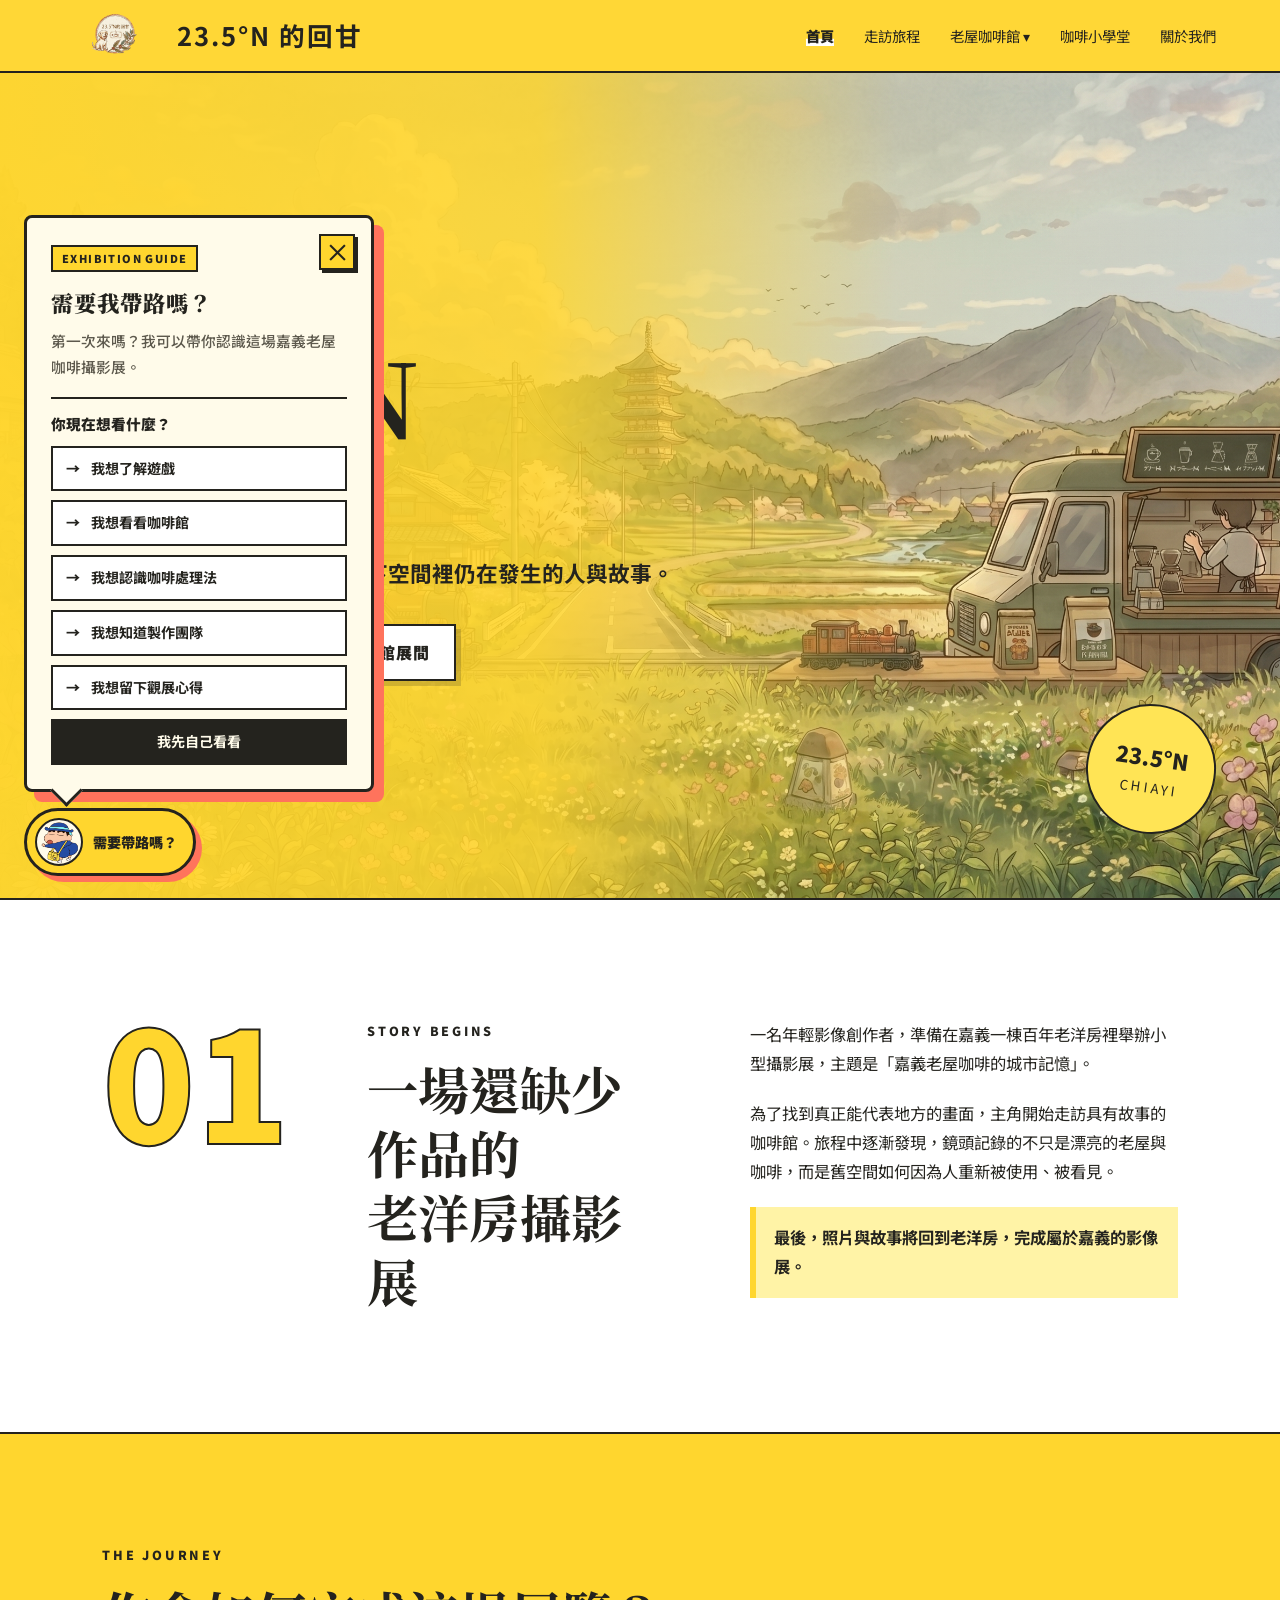
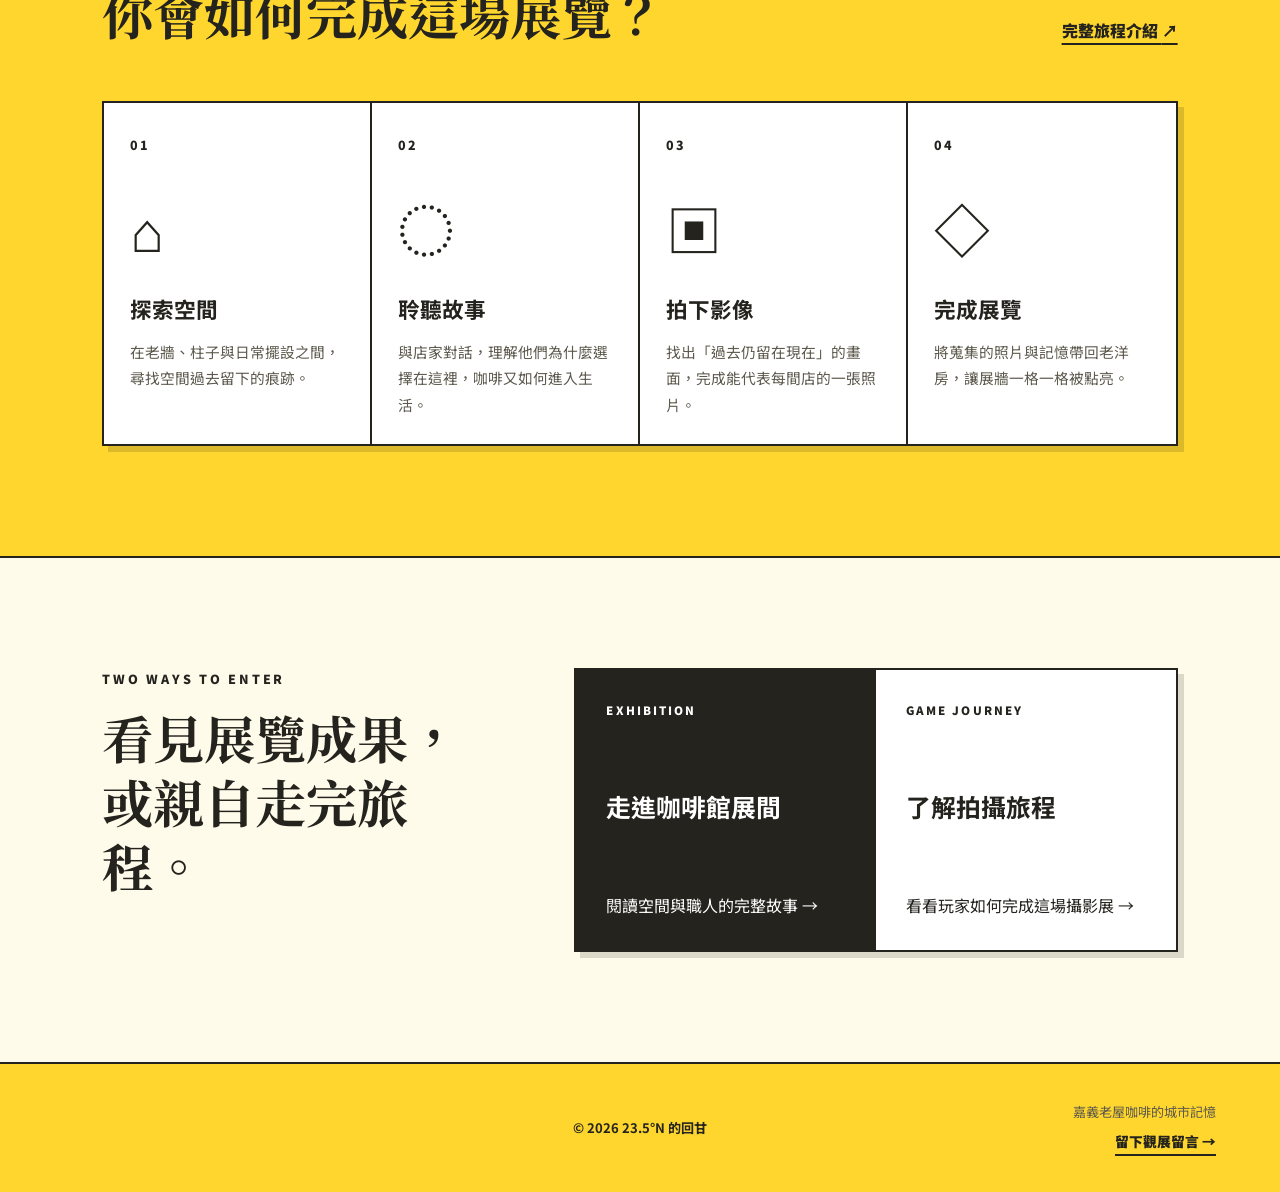
<file: index.html>
<!DOCTYPE html>
<html lang="zh-Hant">
<head>
    <meta charset="UTF-8">
    <meta name="viewport" content="width=device-width, initial-scale=1.0">
    <meta name="description" content="《23.5°N 的回甘》以影像創作者視角走訪嘉義老屋咖啡館，記錄空間、人與城市記憶。">
    <title>23.5°N 的回甘｜嘉義老屋咖啡影像旅程</title>
    <link rel="stylesheet" href="style.css">
    <link href="https://fonts.googleapis.com/css2?family=Noto+Sans+TC:wght@400;500;700;900&family=Noto+Serif+TC:wght@600;700&display=swap" rel="stylesheet">
    <script src="transition.js" defer></script>
    <script src="guide.js" defer></script>
</head>
<body class="home-page">
    <nav>
        <a href="index.html" class="logo" aria-label="回到首頁">
            <img src="img/logo.png" alt="23.5°N 的回甘標誌" class="logo-img">
            <span>23.5°N 的回甘</span>
        </a>
        <button class="menu-toggle" id="mobile-menu" type="button" aria-label="開啟導覽選單" aria-expanded="false">
            <span class="bar"></span><span class="bar"></span><span class="bar"></span>
        </button>
        <ul class="nav-links">
            <li><a class="active" href="index.html">首頁</a></li>
            <li><a href="pages/game.html">走訪旅程</a></li>
            <li class="dropdown">
                <a href="cafes.html" class="dropbtn">老屋咖啡館 ▾</a>
                <div class="dropdown-content">
                    <a href="pages/qianhua.html">鉛花咖啡</a>
                    <a href="pages/slowsoul.html">慢靈魂咖啡</a>
                    <a href="pages/yusen.html">裕森咖啡</a>
                </div>
            </li>
            <li><a href="pages/beans.html">咖啡小學堂</a></li>
            <li><a href="pages/about.html">關於我們</a></li>
        </ul>
    </nav>

    <main>
        <header class="hero home-hero">
            <div class="hero-sun" aria-hidden="true"></div>
            <div class="hero-content home-hero-content">
                <p class="eyebrow">嘉義老屋 × 咖啡 × 影像敘事</p>
                <h1>23.5°N<br><span>的回甘</span></h1>
                <p class="hero-lead">走進嘉義的老屋咖啡館，拍下空間裡仍在發生的人與故事。</p>
                <div class="hero-actions">
                    <a href="pages/game.html" class="primary-btn">踏上拍攝旅程 <span aria-hidden="true">→</span></a>
                    <a href="cafes.html" class="secondary-btn">觀看咖啡館展間</a>
                </div>
            </div>
            <div class="exhibition-stamp" aria-hidden="true"><span>23.5°N</span><small>CHIAYI</small></div>
        </header>

        <section class="intro-section">
            <div class="intro-number" aria-hidden="true">01</div>
            <div class="intro-heading">
                <p class="section-kicker">STORY BEGINS</p>
                <h2>一場還缺少作品的<br>老洋房攝影展</h2>
            </div>
            <div class="intro-copy">
                <p>一名年輕影像創作者，準備在嘉義一棟百年老洋房裡舉辦小型攝影展，主題是「嘉義老屋咖啡的城市記憶」。</p>
                <p>為了找到真正能代表地方的畫面，主角開始走訪具有故事的咖啡館。旅程中逐漸發現，鏡頭記錄的不只是漂亮的老屋與咖啡，而是舊空間如何因為人重新被使用、被看見。</p>
                <p class="highlight-line">最後，照片與故事將回到老洋房，完成屬於嘉義的影像展。</p>
            </div>
        </section>

        <section class="journey-preview" aria-labelledby="journey-title">
            <div class="section-heading-row">
                <div><p class="section-kicker">THE JOURNEY</p><h2 id="journey-title">你會如何完成這場展覽？</h2></div>
                <a href="pages/game.html" class="text-link">完整旅程介紹 <span aria-hidden="true">↗</span></a>
            </div>
            <ol class="journey-steps">
                <li><span class="step-number">01</span><div class="step-icon" aria-hidden="true">⌂</div><h3>探索空間</h3><p>在老牆、柱子與日常擺設之間，尋找空間過去留下的痕跡。</p></li>
                <li><span class="step-number">02</span><div class="step-icon" aria-hidden="true">◌</div><h3>聆聽故事</h3><p>與店家對話，理解他們為什麼選擇在這裡，咖啡又如何進入生活。</p></li>
                <li><span class="step-number">03</span><div class="step-icon" aria-hidden="true">▣</div><h3>拍下影像</h3><p>找出「過去仍留在現在」的畫面，完成能代表每間店的一張照片。</p></li>
                <li><span class="step-number">04</span><div class="step-icon" aria-hidden="true">◇</div><h3>完成展覽</h3><p>將蒐集的照片與記憶帶回老洋房，讓展牆一格一格被點亮。</p></li>
            </ol>
        </section>

        <section class="split-cta">
            <div class="split-cta-copy"><p class="section-kicker">TWO WAYS TO ENTER</p><h2>看見展覽成果，<br>或親自走完旅程。</h2></div>
            <div class="split-cta-actions">
                <a href="cafes.html" class="route-card route-card-dark"><span class="route-label">EXHIBITION</span><strong>走進咖啡館展間</strong><span>閱讀空間與職人的完整故事 →</span></a>
                <a href="pages/game.html" class="route-card route-card-light"><span class="route-label">GAME JOURNEY</span><strong>了解拍攝旅程</strong><span>看看玩家如何完成這場攝影展 →</span></a>
            </div>
        </section>
    </main>

    <footer class="site-footer">
    <div class="footer-empty" aria-hidden="true"></div>

    <p class="footer-copyright">
        © 2026 23.5°N 的回甘
    </p>

    <div class="footer-actions">
        <p>嘉義老屋咖啡的城市記憶</p>

        <a
            class="footer-feedback-link"
            href="pages/feedback.html"
        >
            留下觀展留言 →
        </a>
    </div>
</footer>
    <script>
        const mobileMenu = document.querySelector('#mobile-menu');
        const navLinks = document.querySelector('.nav-links');
        const dropdown = document.querySelector('.dropdown');
        const dropbtn = document.querySelector('.dropbtn');
        mobileMenu?.addEventListener('click', () => {
            const isOpen = mobileMenu.classList.toggle('active');
            navLinks.classList.toggle('active');
            mobileMenu.setAttribute('aria-expanded', String(isOpen));
        });
        dropbtn?.addEventListener('click', (event) => {
            if (window.innerWidth <= 768 && !dropdown.classList.contains('show')) {
                event.preventDefault(); dropdown.classList.add('show');
            }
        });
        navLinks?.addEventListener('click', (event) => {
            if (event.target.classList.contains('dropbtn')) return;
            mobileMenu?.classList.remove('active'); navLinks.classList.remove('active');
            mobileMenu?.setAttribute('aria-expanded', 'false');
        });
    </script>
</body>
</html>
</file>
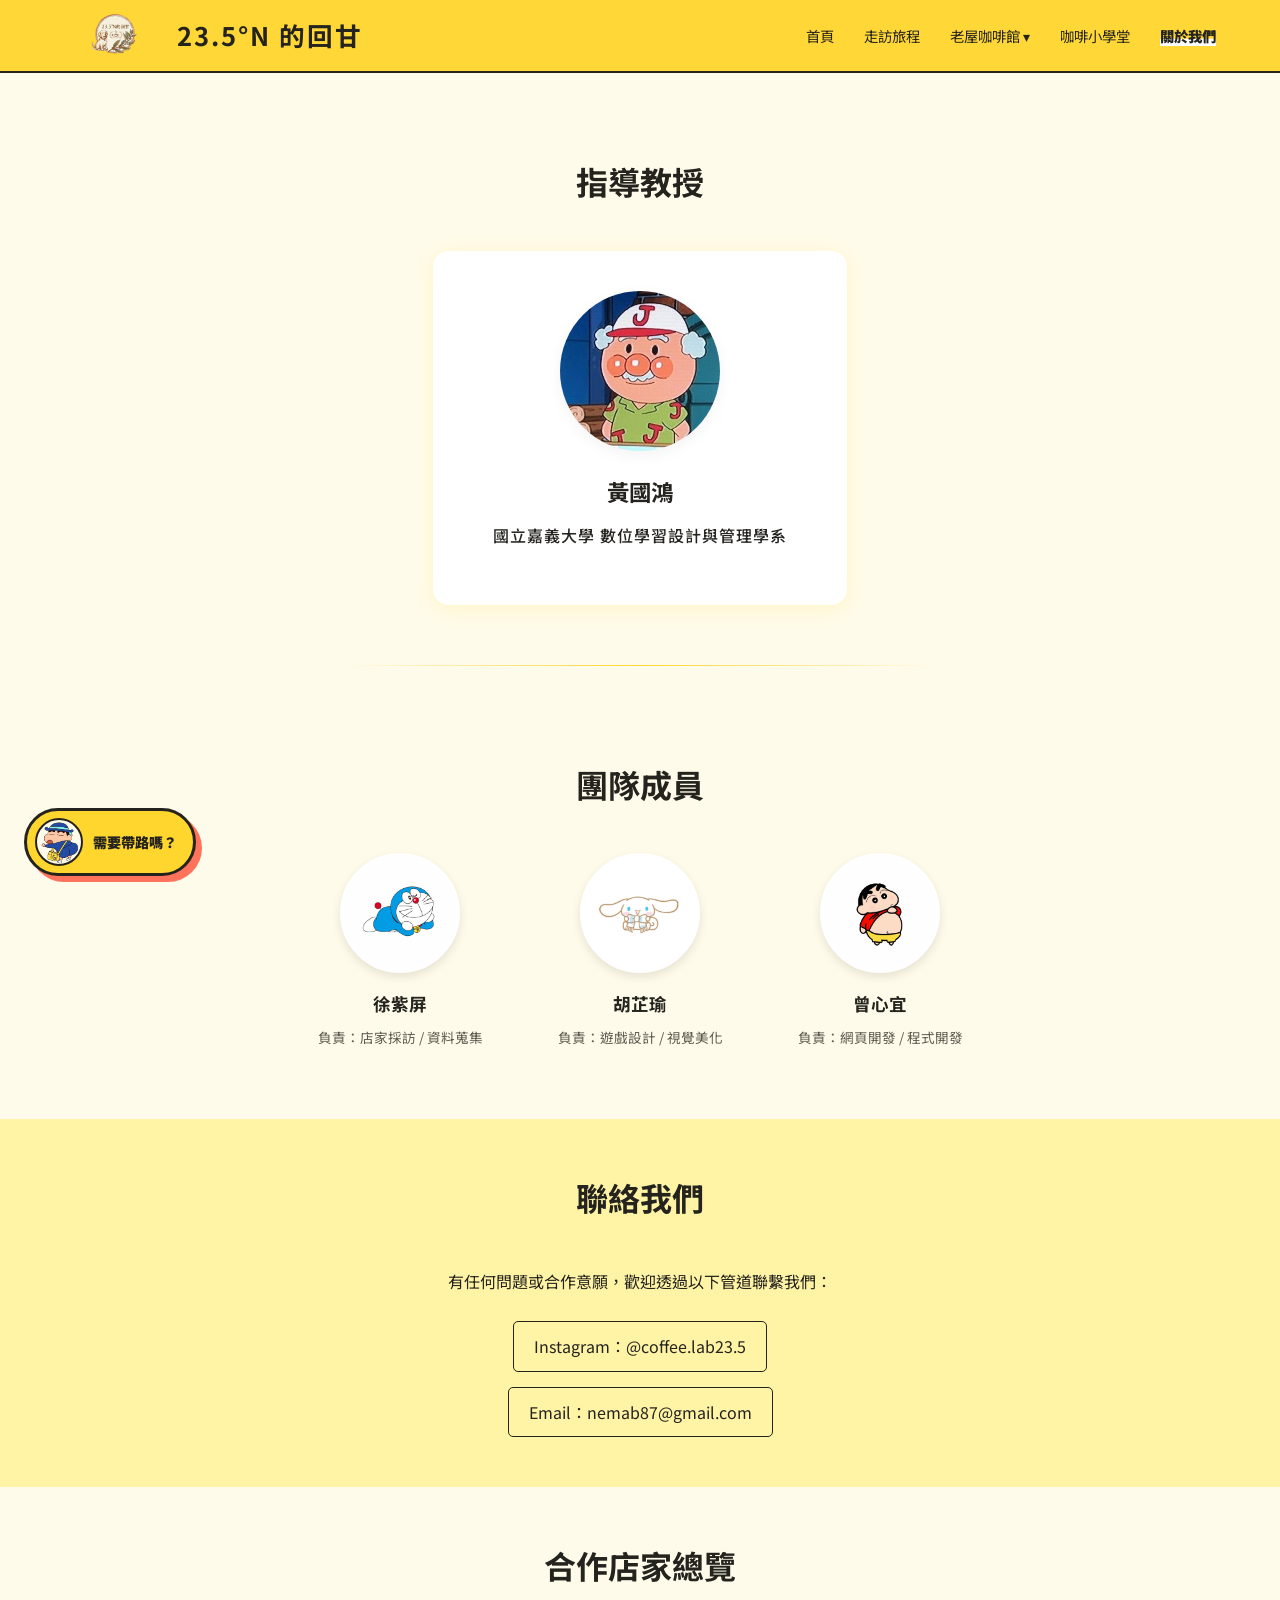
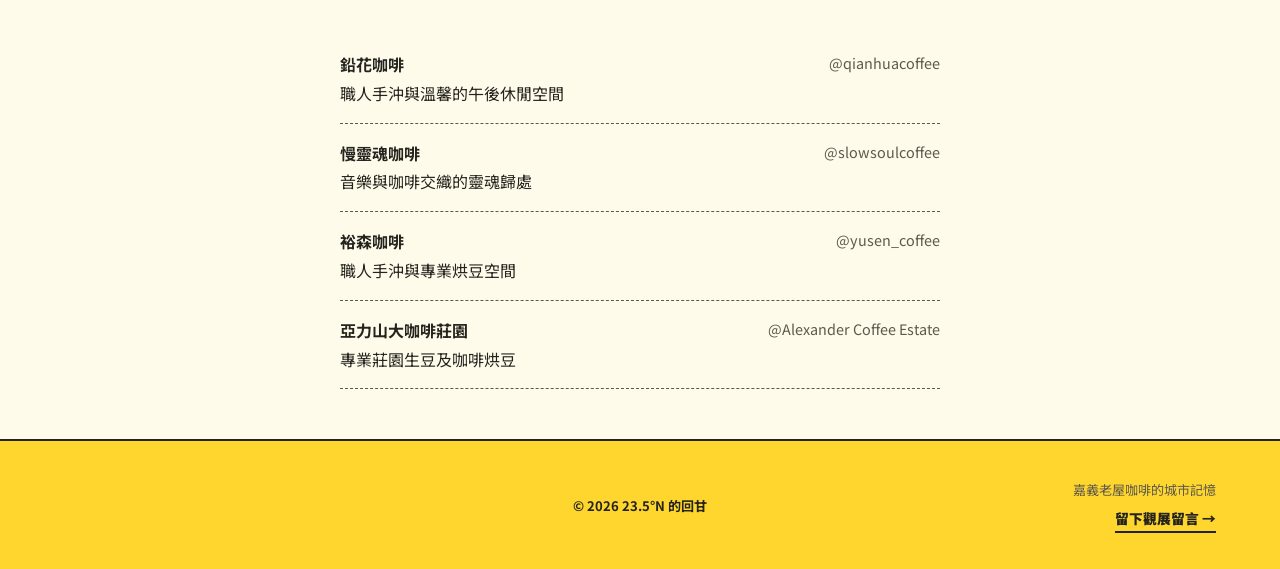
<file: pages/about.html>
<!DOCTYPE html>
<html lang="zh-Hant">
<head>
    <meta charset="UTF-8">
    <meta name="viewport" content="width=device-width, initial-scale=1.0">
    <title>關於我們 | 23.5°N 的回甘</title>
    <link rel="stylesheet" href="../style.css">
    <link href="https://fonts.googleapis.com/css2?family=Noto+Sans+TC:wght@400;500;700;900&family=Noto+Serif+TC:wght@600;700&display=swap" rel="stylesheet">
    <script src="../transition.js" defer></script>
    <script src="../guide.js" defer></script>
</head>
<body>
   <nav>
    <a href="../index.html" class="logo">
        <img src="../img/logo.png" alt="Logo" class="logo-img">
        23.5°N 的回甘
    </a>

    <div class="menu-toggle" id="mobile-menu">
        <span class="bar"></span>
        <span class="bar"></span>
        <span class="bar"></span>
    </div>

    <ul class="nav-links">
        <li><a href="../index.html">首頁</a></li>
        <li><a href="game.html">走訪旅程</a></li>
        <li class="dropdown">
            <a href="../cafes.html" class="dropbtn">老屋咖啡館 ▾</a>
            <div class="dropdown-content">
                <a href="qianhua.html">鉛花咖啡</a>
                <a href="slowsoul.html">慢靈魂咖啡</a>
                <a href="yusen.html">裕森咖啡</a>
            </div>
        </li>
        <li><a href="beans.html">咖啡小學堂</a></li>
        <li><a href="about.html" class="active">關於我們</a></li>
    </ul>
</nav>
<section class="advisor-section" style="max-width: 1200px; margin: 80px auto 40px auto; padding: 0 20px; text-align: center;">

    <h2 class="section-title">指導教授</h2>

    <div class="advisor-card" style="display: inline-block; background: #FFFFFF; padding: 40px 60px; border-radius: 16px; box-shadow: 0 4px 20px rgba(255, 214, 46, 0.18); text-align: center;">

        <div class="advisor-avatar-box" style="width: 160px; height: 160px; margin: 0 auto 20px auto; border-radius: 50%; overflow: hidden; background-color: #fff; box-shadow: 0 4px 15px rgba(0,0,0,0.05); display: flex; align-items: center; justify-content: center;">
            <img src="../img/advisor.jpg" alt="指導教授" style="width: 100%; height: 100%; object-fit: cover;" >
        </div>

        <h3 style="color: #24231E; font-size: 1.4rem; margin: 0 0 10px 0; font-weight: 700;">黃國鴻</h3>
        <p style="color: #24231E; font-size: 1rem; margin: 0 0 15px 0; font-weight: 500; letter-spacing: 1px;">
            國立嘉義大學 數位學習設計與管理學系
        </p>





    </div>

    <hr style="border: 0; height: 1px; background: linear-gradient(to right, rgba(255,214,46,0), rgba(255,214,46,1), rgba(255,214,46,0)); margin: 60px auto 20px auto; max-width: 600px;">
</section>
    <section class="container">
        <h2 class="section-title">團隊成員</h2>
        <div class="team-grid">
            <div class="member-card">
                <div class="member-img" style="background-image: url('../img/pinpin.jpg');"></div>
                <h3>徐紫屏</h3>
                <p>負責：店家採訪 / 資料蒐集</p>
            </div>
            <div class="member-card">
                <div class="member-img" style="background-image: url('../img/yuyu.jpg');"></div>
                <h3>胡芷瑜</h3>
                <p>負責：遊戲設計 / 視覺美化</p>
            </div>
            <div class="member-card">
                <div class="member-img" style="background-image: url('../img/yiyi.jpg');"></div>
                <h3>曾心宜</h3>
                <p>負責：網頁開發 / 程式開發</p>
            </div>
        </div>
    </section>

    <section class="container" style="background-color: #FFF3A6;">
    <h2 class="section-title">聯絡我們</h2>
    <div class="contact-links" style="text-align: center;">
        <p style="margin-bottom: 25px;">有任何問題或合作意願，歡迎透過以下管道聯繫我們：</p>
        <div style="display: flex; flex-direction: column; align-items: center; gap: 15px;">
            <a href="https://www.instagram.com/coffee.lab23.5?utm_source=ig_web_button_share_sheet&igsh=ZDNlZDc0MzIxNw==" target="_blank" class="contact-btn">
                Instagram：@coffee.lab23.5
            </a>
            <a href="mailto:nemab87@gmail.com" target="_blank" class="contact-btn">
                Email：nemab87@gmail.com
            </a>
        </div>
    </div>
</section>

    <section class="container">
        <h2 class="section-title">合作店家總覽</h2>
        <div class="partner-list">
            <div class="partner-item">
                <div class="partner-info">
                    <span class="shop-name">鉛花咖啡</span>
                    <p class="shop-desc">職人手沖與溫馨的午後休閒空間</p>
                </div>
                <a href="https://www.instagram.com/qianhuacoffee?utm_source=ig_web_button_share_sheet&igsh=ZDNlZDc0MzIxNw==" target="_blank" class="shop-ig">@qianhuacoffee</a>
            </div>
            <div class="partner-item">
                <div class="partner-info">
                    <span class="shop-name">慢靈魂咖啡</span>
                    <p class="shop-desc">音樂與咖啡交織的靈魂歸處</p>
                </div>
                <a href="https://www.instagram.com/slowsoulcoffee?utm_source=ig_web_button_share_sheet&igsh=ZDNlZDc0MzIxNw==" target="_blank" class="shop-ig">@slowsoulcoffee</a>
            </div>
            <div class="partner-item">
                <div class="partner-info">
                    <span class="shop-name">裕森咖啡</span>
                    <p class="shop-desc">職人手沖與專業烘豆空間</p>
                </div>
                <a href="https://www.instagram.com/yusen_coffee?utm_source=ig_web_button_share_sheet&igsh=ZDNlZDc0MzIxNw==" target="_blank" class="shop-ig">@yusen_coffee</a>
            </div>
            <div class="partner-item">
                <div class="partner-info">
                    <span class="shop-name">亞力山大咖啡莊園</span>
                    <p class="shop-desc">專業莊園生豆及咖啡烘豆</p>
                </div>
                <a href="https://www.facebook.com/ALEXANDERCOFFEEESTATE/?locale=zh_TW" target="_blank" class="shop-ig">@Alexander Coffee Estate</a>
            </div>
            </div>
    </section>

    <footer class="site-footer">
    <div class="footer-empty" aria-hidden="true"></div>

    <p class="footer-copyright">
        © 2026 23.5°N 的回甘
    </p>

    <div class="footer-actions">
        <p>嘉義老屋咖啡的城市記憶</p>

        <a
            class="footer-feedback-link"
            href="feedback.html"
        >
            留下觀展留言 →
        </a>
    </div>
</footer>
    <script>
    /* =========================================
   1. 手機版漢堡選單 & 職人咖啡廳收合控制
   ========================================= */
const mobileMenu = document.querySelector('#mobile-menu');
const navLinks = document.querySelector('.nav-links');
const dropdown = document.querySelector('.dropdown');
const dropbtn = document.querySelector('.dropbtn'); // 🌟 新增：單獨抓取大標題按鈕

if (mobileMenu) {
    // 點擊漢堡按鈕：切換選單開關
    mobileMenu.addEventListener('click', function() {
        this.classList.toggle('active');
        navLinks.classList.toggle('active');
    });

    // 鎖定大標題按鈕
    if (dropdown && dropbtn) {
        dropbtn.addEventListener('click', function(e) {
            // 當螢幕小於等於 768px (手機版) 時
            if (window.innerWidth <= 768) {

                // 🌟 關鍵邏輯：如果選單「還沒展開」
                if (!dropdown.classList.contains('show')) {
                    e.preventDefault();  /* 🛑 攔截跳轉 */
                    e.stopPropagation(); /* 🛑 阻止事件冒泡 */
                    dropdown.classList.toggle('show'); /* 展開灰色盒子 */
                }
                // 💡 如果選單「已經展開了」 (classList 裡面有 show)
                // 網頁就不會進入上面的 if，不會執行 preventDefault，第二次點擊就會直接順利跳轉到 cafes.html 囉！

            }
        });
    }

    // 點擊導覽連結：自動關閉選單 (優化體驗)
    navLinks.addEventListener('click', function(e) {
        // 如果點擊的是「職人咖啡廳大標題」本身，不需要關閉選單，直接返回
        if (e.target.classList.contains('dropbtn')) return;

        // 如果點擊的是子選單裡面的店家（鉛花、慢靈魂、裕森）或其他正常連結，則自動收起選單
        if (mobileMenu.classList.contains('active')) {
            mobileMenu.classList.remove('active');
            navLinks.classList.remove('active');
        }
    });
}

    /* =========================================
       2. 咖啡處理法彈窗 (Modal) 控制
       ========================================= */
    function openModal(id) {
        const modal = document.getElementById(id);
        if (modal) {
            modal.style.display = "block";
            document.body.style.overflow = "hidden"; // 禁止背景滾動
        }
    }

    function closeModal(id, event) {
        // 阻止點擊 X 時觸發到底層的卡片點擊
        if (event) event.stopPropagation();
        const modal = document.getElementById(id);
        if (modal) {
            modal.style.display = "none";
            document.body.style.overflow = "auto"; // 恢復背景滾動
        }
    }

    // 點擊彈窗半透明背景處：自動關閉
    window.onclick = function(event) {
        if (event.target.classList.contains('modal')) {
            event.target.style.display = "none";
            document.body.style.overflow = "auto";
        }
    }
</script>

</body>
</html>
</file>
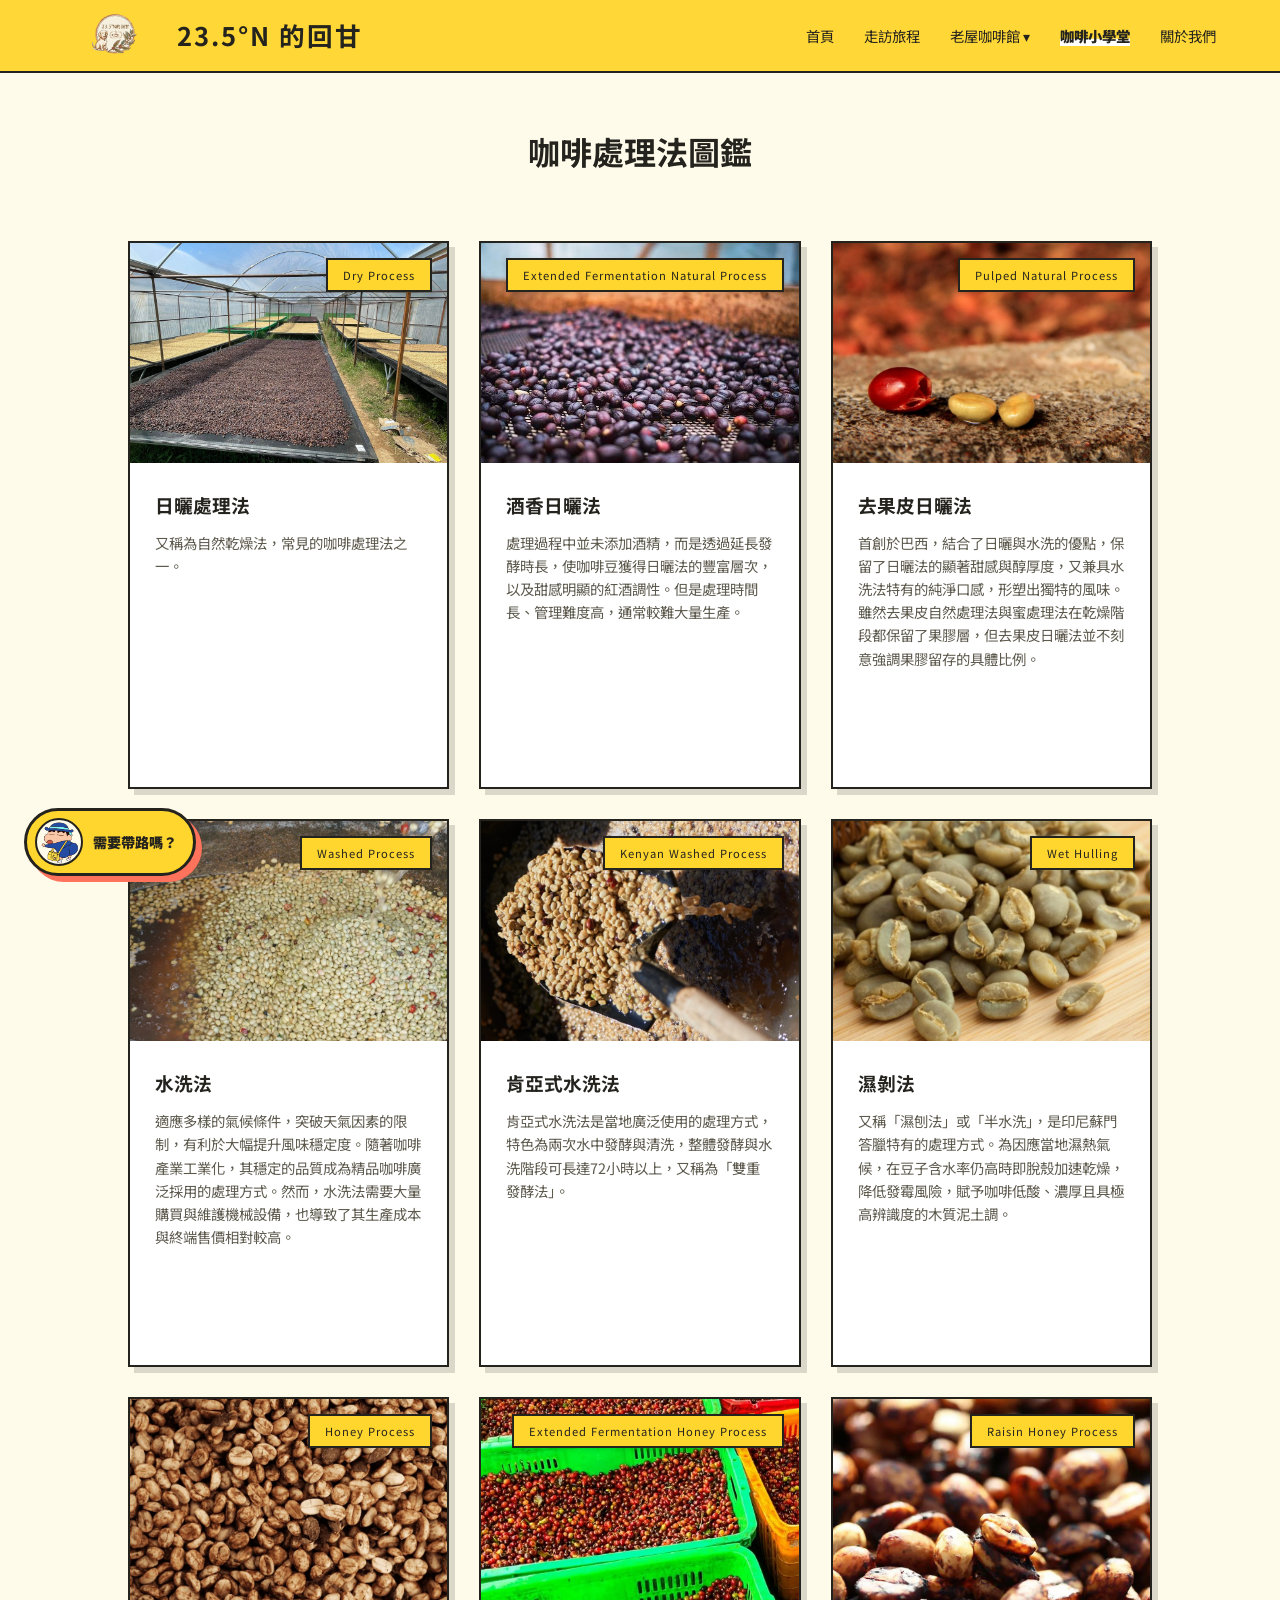
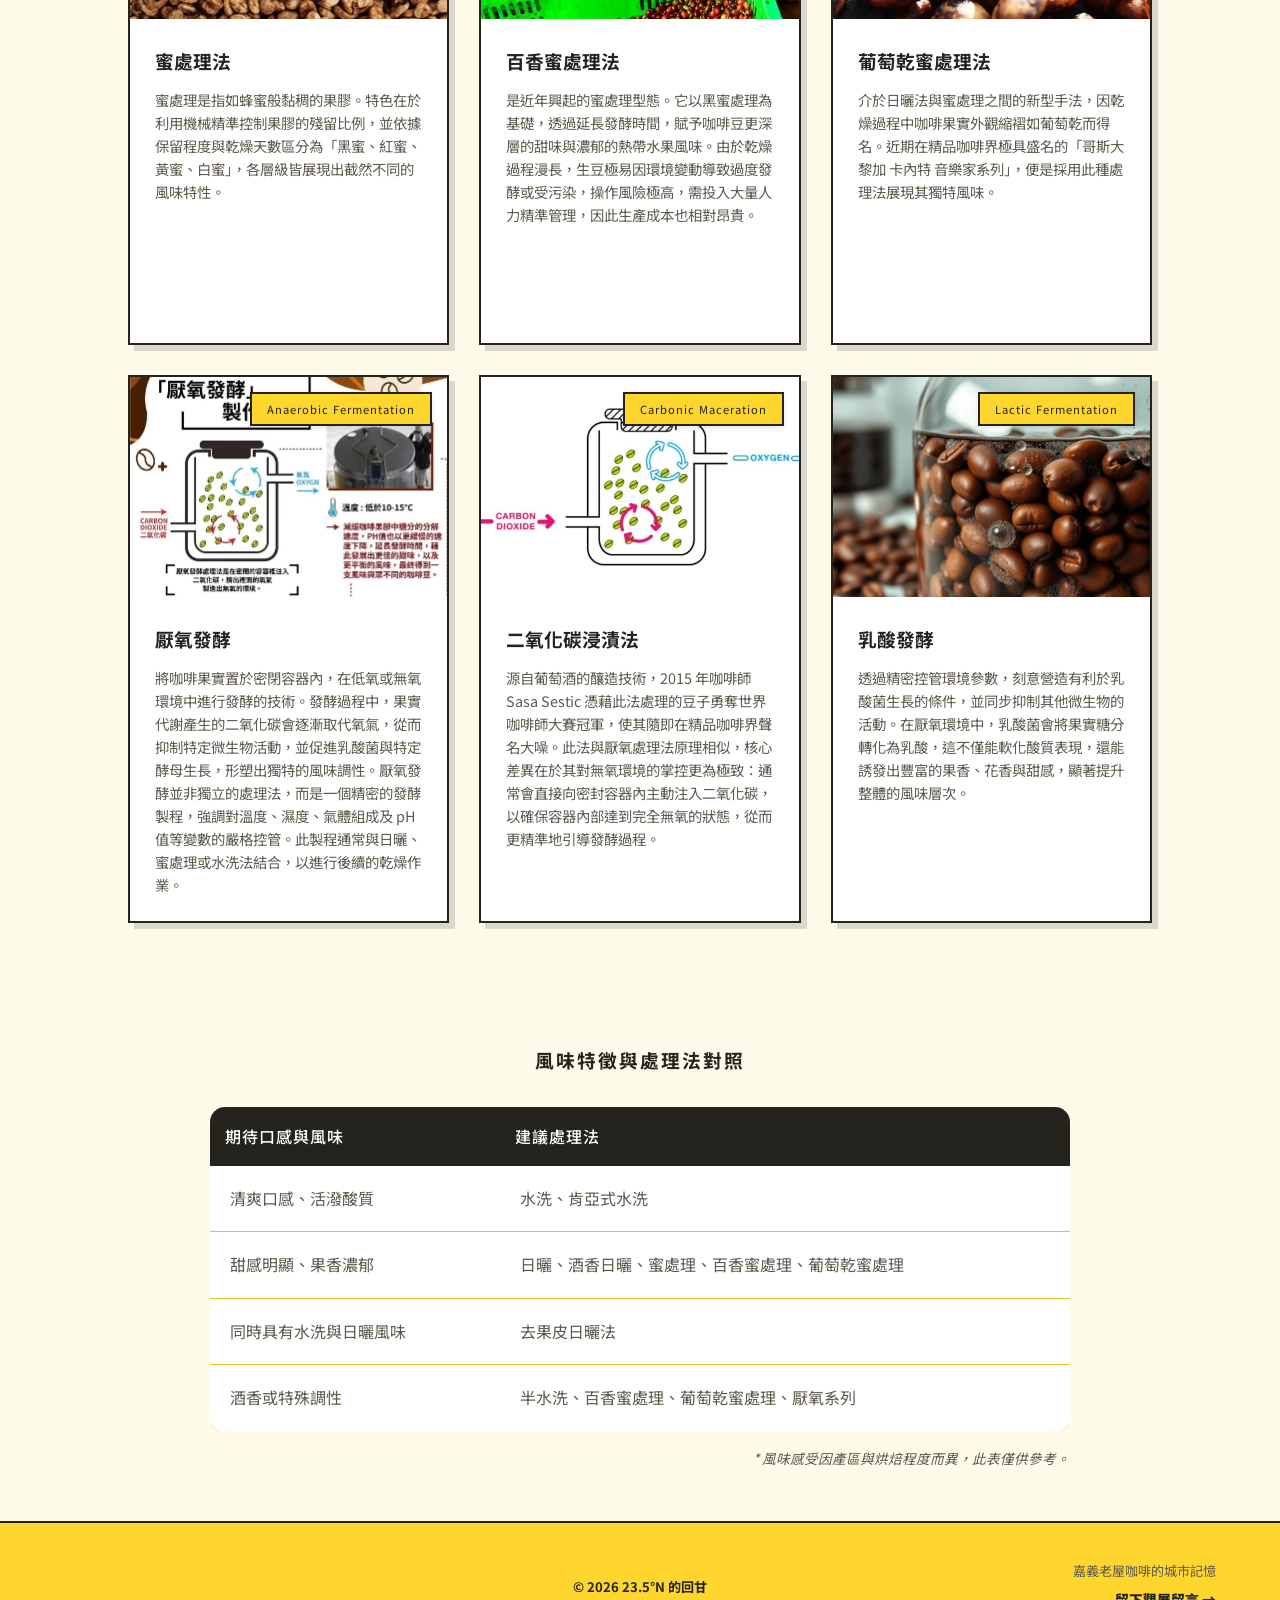
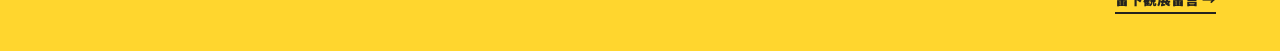
<file: pages/beans.html>
<!DOCTYPE html>
<html lang="zh-Hant">
<head>
    <meta charset="UTF-8">
    <meta name="viewport" content="width=device-width, initial-scale=1.0">
    <title>咖啡處理法圖鑑｜23.5°N 的回甘</title>
    <link rel="stylesheet" href="../style.css">
    <link href="https://fonts.googleapis.com/css2?family=Noto+Sans+TC:wght@400;500;700;900&family=Noto+Serif+TC:wght@600;700&display=swap" rel="stylesheet">
    <script src="../transition.js" defer></script>
    <script src="../guide.js" defer></script>
</head>
<body>
   <nav>
    <a href="../index.html" class="logo">
        <img src="../img/logo.png" alt="Logo" class="logo-img">
        23.5°N 的回甘
    </a>

    <div class="menu-toggle" id="mobile-menu">
        <span class="bar"></span>
        <span class="bar"></span>
        <span class="bar"></span>
    </div>

    <ul class="nav-links">
        <li><a href="../index.html">首頁</a></li>
        <li><a href="game.html">走訪旅程</a></li>
        <li class="dropdown">
            <a href="../cafes.html" class="dropbtn">老屋咖啡館 ▾</a>
            <div class="dropdown-content">
                <a href="qianhua.html">鉛花咖啡</a>
                <a href="slowsoul.html">慢靈魂咖啡</a>
                <a href="yusen.html">裕森咖啡</a>
            </div>
        </li>
        <li><a href="beans.html" class="active">咖啡小學堂</a></li>
        <li><a href="about.html">關於我們</a></li>
    </ul>
</nav>



    <section id="encyclopedia" class="container">
    <h2 class="section-title">咖啡處理法圖鑑</h2>
    <div class="grid">

        <div class="card" onclick="openModal('modal1')">
            <div class="card-tag">Dry Process</div>
            <div class="carousel">
                <div class="carousel-inner">
                    <div class="slide" style="background-image: url('../img/dry_01.jpg');"></div>
                    <div class="slide" style="background-image: url('../img/dry_02.jpg');"></div>
                    <div class="slide" style="background-image: url('../img/dry_03.jpg');"></div>
                </div>
            </div>
            <div class="card-info">
                <h3>日曬處理法</h3>
                <p>又稱為自然乾燥法，常見的咖啡處理法之一。</p>
            </div>
        </div>

        <div id="modal1" class="modal">
            <div class="modal-content">
                <span class="close" onclick="closeModal('modal1', event)">&times;</span>
                <h2>日曬處理法 (Dry Process)</h2>
                <div class="modal-body">
                    <p><strong>處理過程：</strong>將採收後的咖啡果實均勻平鋪於地面或高架棚架，在陽光下曝曬兩至四週。過程中必須定時頻繁翻動，確保乾燥均勻並防止發霉腐爛。待果實內部水分降至 10% 到 12% 的理想標準後，依序去除曬乾的果皮、果肉與果膠層，最後進行脫殼程序，即可取得飽含果香精華的咖啡生豆。</p>
                    <p><strong>風味特色：</strong>濃郁的果香、極高的甜度，以及柔和的酸味與苦味，整體的味道飽滿、口感醇厚</p>
                    <p><strong>適合焙度：</strong>中淺焙，能引發出最佳的熱帶水果風味。</p>
                </div>
            </div>
        </div>


        <div class="card" onclick="openModal('modal2')">
            <div class="card-tag">Extended Fermentation Natural Process</div>
            <div class="carousel">
                <div class="carousel-inner">
                    <div class="slide" style="background-image: url('../img/extended_01.jpg');"></div>
                    <div class="slide" style="background-image: url('../img/extended_02.jpg');"></div>
                    <div class="slide" style="background-image: url('../img/extended_01.jpg');"></div>
                </div>
            </div>
            <div class="card-info">
                <h3>酒香日曬法</h3>
                <p>處理過程中並未添加酒精，而是透過延長發酵時長，使咖啡豆獲得日曬法的豐富層次，以及甜感明顯的紅酒調性。但是處理時間長、管理難度高，通常較難大量生產。</p>
            </div>
        </div>
        <div id="modal2" class="modal">
            <div class="modal-content">
                <span class="close" onclick="closeModal('modal2', event)">&times;</span>
                <h2>酒香日曬法 (Extended Fermentation Natural Process)</h2>
                <div class="modal-body">
                    <p><strong>處理過程：</strong>嚴選高糖度的完熟咖啡果實，全程歷經 20 天以上的長效曝曬。過程中特別將果實靜置於半密閉空間，藉由提升溫濕度觸發深層發酵，使咖啡豆吸收豐富的果香與酒溢風味。乾燥完成後再進行脫殼處理，將醇厚的酒香氣息完美封存。</p>
                    <p><strong>風味特色：</strong>具備比一般日曬豆更突出的甜感，入口後能感受到複雜且濃郁的果汁感，並伴隨迷人的紅酒發酵香氣，其酸度表現圓潤且相對較低，整體層次感極為豐富，展現出厚實且深邃的風味底蘊。</p>
                </div>
            </div>
        </div>

        <div class="card" onclick="openModal('modal3')">
            <div class="card-tag">Pulped Natural Process</div>
            <div class="carousel">
                <div class="carousel-inner">
                    <div class="slide" style="background-image: url('../img/pupled_01.jpg');"></div>
                    <div class="slide" style="background-image: url('../img/pupled_02.jpg');"></div>
                    <div class="slide" style="background-image: url('../img/pupled_01.jpg');"></div>
                </div>
            </div>
            <div class="card-info">
                <h3>去果皮日曬法</h3>
                <p>首創於巴西，結合了日曬與水洗的優點，保留了日曬法的顯著甜感與醇厚度，又兼具水洗法特有的純淨口感，形塑出獨特的風味。雖然去果皮自然處理法與蜜處理法在乾燥階段都保留了果膠層，但去果皮日曬法並不刻意強調果膠留存的具體比例。</p>
            </div>
        </div>
        <div id="modal3" class="modal">
            <div class="modal-content">
                <span class="close" onclick="closeModal('modal3', event)">&times;</span>
                <h2>去果皮日曬法 (Natural Process)</h2>
                <div class="modal-body">
                    <p><strong>處理過程：</strong>先用機器去除果皮與果肉，將帶有果膠的咖啡豆進行日曬，直至目標含水率後便可去除剩餘的果膠，最後再脫殼。</p>
                    <p><strong>風味特色：</strong>介於日曬與水洗之間，擁有日曬豆的甜感與醇厚度，但果香與發酵風味較內斂；同時有水洗豆的純淨度與明亮酸質，整體風味平衡。</p>
                </div>
            </div>
        </div>
        <div class="card" onclick="openModal('modal4')">
            <div class="card-tag">Washed Process</div>
            <div class="carousel">
                <div class="carousel-inner">
                    <div class="slide" style="background-image: url('../img/washed_01.jpg');"></div>
                    <div class="slide" style="background-image: url('../img/washed_02.jpg');"></div>
                    <div class="slide" style="background-image: url('../img/washed_01.jpg');"></div>
                </div>
            </div>
            <div class="card-info">
                <h3>水洗法</h3>
                <p>適應多樣的氣候條件，突破天氣因素的限制，有利於大幅提升風味穩定度。隨著咖啡產業工業化，其穩定的品質成為精品咖啡廣泛採用的處理方式。然而，水洗法需要大量購買與維護機械設備，也導致了其生產成本與終端售價相對較高。</p>
            </div>
        </div>

        <div id="modal4" class="modal">
            <div class="modal-content">
                <span class="close" onclick="closeModal('modal4', event)">&times;</span>
                <h2>水洗法 (Washed Process)</h2>
                <div class="modal-body">
                    <p><strong>處理過程：</strong>首剔除咖啡果實的果皮、果肉與部分果膠，隨後將帶有殘餘果膠的咖啡生豆浸泡於水槽中進行發酵。發酵時間通常介於 12 至 72 小時之間。待發酵程序完成並徹底洗淨果膠層後，再經由 1 至 2 週的乾燥期，最後進行脫殼處理。</p>
                    <p><strong>風味特色：</strong>處理過程極為縝密，不僅能有效排除雜質，在風味上也具備極高的穩定性。其特徵在於擁有明亮且層次豐富的酸質，並展現出乾淨、清爽的優質口感。</p>
                </div>
            </div>
        </div>

        <div class="card" onclick="openModal('modal5')">
            <div class="card-tag">Kenyan Washed Process</div>
            <div class="carousel">
                <div class="carousel-inner">
                    <div class="slide" style="background-image: url('../img/kenyan_01.jpg');"></div>
                    <div class="slide" style="background-image: url('../img/kenyan_02.jpg');"></div>
                    <div class="slide" style="background-image: url('../img/kenyan_01.jpg');"></div>
                </div>
            </div>
            <div class="card-info">
                <h3>肯亞式水洗法</h3>
                <p>肯亞式水洗法是當地廣泛使用的處理方式，特色為兩次水中發酵與清洗，整體發酵與水洗階段可長達72小時以上，又稱為「雙重發酵法」。</p>
            </div>
        </div>

        <div id="modal5" class="modal">
            <div class="modal-content">
                <span class="close" onclick="closeModal('modal5', event)">&times;</span>
                <h2>肯亞式水洗法 (Kenyan Washed Process)</h2>
                <div class="modal-body">
                    <p><strong>處理過程：</strong>在去除果皮後，將咖啡豆浸泡於水槽中進行約 24 小時的初次發酵。首輪發酵結束後，先以清水徹底洗淨，再次送入水槽進行第二次水洗發酵，時長約 18 至 24 小時。完成後進行最終清洗，進入乾燥與脫殼程序。</p>
                    <p><strong>風味特色：</strong>與一般水洗豆相比，肯亞式水洗豆展現出更具活力的酸質與更為飽滿的甜感，尾韻則帶有優雅的茶韻與花香。其整體層次分明、風味清晰，口感表現極其純淨。</p>
                </div>
            </div>
        </div>

        <div class="card" onclick="openModal('modal6')">
            <div class="card-tag">Wet Hulling</div>
            <div class="carousel">
                <div class="carousel-inner">
                    <div class="slide" style="background-image: url('../img/hulling_01.jpg');"></div>
                    <div class="slide" style="background-image: url('../img/hulling_02.jpg');"></div>
                    <div class="slide" style="background-image: url('../img/hulling_01.jpg');"></div>
                </div>
            </div>
            <div class="card-info">
                <h3>濕剝法</h3>
                <p>又稱「濕刨法」或「半水洗」，是印尼蘇門答臘特有的處理方式。為因應當地濕熱氣候，在豆子含水率仍高時即脫殼加速乾燥，降低發霉風險，賦予咖啡低酸、濃厚且具極高辨識度的木質泥土調。</p>
            </div>
        </div>

        <div id="modal6" class="modal">
            <div class="modal-content">
                <span class="close" onclick="closeModal('modal6', event)">&times;</span>
                <h2>濕剝法 (Wet Hulling)</h2>
                <div class="modal-body">
                    <p><strong>處理過程：</strong>先剔除咖啡果實的果皮與果肉，保留果膠層進行 1 至 2 天的初步乾燥，此時含水量約維持在 25% 至 50% 之間。隨後在咖啡豆尚保持濕潤的狀態下直接去殼，使生豆完整裸露，這一關鍵步驟形塑了半水洗豆極具辨識度的外觀。最後，生豆需進行二次乾燥，直至含水量降至 10% 至 12% 後即完成。</p>
                    <p><strong>風味特色：</strong>通常呈現較為低調的酸質與厚實的體脂感。風味特徵常被形容為帶有泥土、香草或沉穩的木質調性，而甜感的表現則會隨著產地差異與烘焙程度的深淺而展現不同層次。</p>
                </div>
            </div>
        </div>

        <div class="card" onclick="openModal('modal7')">
            <div class="card-tag">Honey Process</div>
            <div class="carousel">
                <div class="carousel-inner">
                    <div class="slide" style="background-image: url('../img/honey_01.jpg');"></div>
                    <div class="slide" style="background-image: url('../img/honey_02.jpg');"></div>
                    <div class="slide" style="background-image: url('../img/honey_01.jpg');"></div>
                </div>
            </div>
            <div class="card-info">
                <h3>蜜處理法</h3>
                <p>蜜處理是指如蜂蜜般黏稠的果膠。特色在於利用機械精準控制果膠的殘留比例，並依據保留程度與乾燥天數區分為「黑蜜、紅蜜、黃蜜、白蜜」，各層級皆展現出截然不同的風味特性。</p>
            </div>
        </div>

        <div id="modal7" class="modal">
            <div class="modal-content">
                <span class="close" onclick="closeModal('modal7', event)">&times;</span>
                <h2>蜜處理法 (Honey Process)</h2>
                <div class="modal-body">
                    <p><strong>處理過程：</strong>透過機械設備去除咖啡果實的果皮與果肉，並依據設定精準控制果膠的保留比例。帶有果膠的咖啡豆通常需耗時 1 至 2 週進行乾燥，保留的果膠量越多，乾燥所需時間越長，處理難度與風險也隨之增加。待乾燥達標後，最後剔除殘餘果膠並完成脫殼。</p>
                    <p><strong>風味特色：</strong></p>
                    <ul style="list-style: none; padding-left: 0;">
                        <li style="margin-bottom: 8px;"><strong>● 黑蜜：</strong>保留約 75–100% 的果膠，擁有極高甜度與濃郁果香，酸質平衡，風味表現最接近日曬豆。</li>
                        <li style="margin-bottom: 8px;"><strong>● 紅蜜：</strong>保留約 50% 的果膠，具備顯著甜感與多樣的水果調性，酸度表現適中。</li>
                        <li style="margin-bottom: 8px;"><strong>● 黃蜜：</strong>保留約 25% 的果膠，口感明亮乾淨，展現細緻甜味與活潑的酸質。</li>
                        <li style="margin-bottom: 8px;"><strong>● 白蜜：</strong>保留約 10% 的果膠，口感最為清爽輕盈，帶有微幅圓潤甜感，風味特徵趨近水洗豆。</li>
                    </ul>
                    <p style="margin-top: 15px; color: #5D594D; font-size: 0.9em;">
                        <strong>注意：</strong>蜜處理中的果膠比例並無全球統一標準，顏色變化亦會受發酵時間與環境溫度影響。不同產區或莊園對黑、紅、黃蜜的定義各具特色，因此處理名稱與實際風味可能存在個體差異，建議結合產地背景與莊園脈絡來預期風味表現。</p>
                    </div>
            </div>
        </div>

        <div class="card" onclick="openModal('modal8')">
            <div class="card-tag">Extended Fermentation Honey Process</div>
            <div class="carousel">
                <div class="carousel-inner">
                    <div class="slide" style="background-image: url('../img/ferhoney_01.jpg');"></div>
                    <div class="slide" style="background-image: url('../img/ferhoney_02.jpg');"></div>
                    <div class="slide" style="background-image: url('../img/ferhoney_01.jpg');"></div>
                </div>
            </div>
            <div class="card-info">
                <h3>百香蜜處理法</h3>
                <p>是近年興起的蜜處理型態。它以黑蜜處理為基礎，透過延長發酵時間，賦予咖啡豆更深層的甜味與濃郁的熱帶水果風味。由於乾燥過程漫長，生豆極易因環境變動導致過度發酵或受污染，操作風險極高，需投入大量人力精準管理，因此生產成本也相對昂貴。</p>
            </div>
        </div>

        <div id="modal8" class="modal">
            <div class="modal-content">
                <span class="close" onclick="closeModal('modal8', event)">&times;</span>
                <h2>百香蜜處理法 (Extended Fermentation Honey Process)</h2>
                <div class="modal-body">
                    <p><strong>處理過程：</strong>保留 80% 以上的果膠進行發酵與乾燥，整個過程可長達 3 週至 1 個月，以確保風味物質能充分滲透至咖啡豆核心。由於果膠層極厚，處理期間需維持高頻率的人工翻動以確保乾燥均勻，同時需嚴格篩檢瑕疵豆以防變質。待乾燥達標後，最後剔除殘餘果膠並完成脫殼。</p>
                    <p><strong>風味特色：</strong>展現出鮮明的熱帶水果風味，尤以百香果香氣最為顯著，並帶有清爽且層次分明的酒感，尾韻深邃迷人。</p>
                </div>
            </div>
        </div>

        <div class="card" onclick="openModal('modal9')">
            <div class="card-tag">Raisin  Honey Process</div>
            <div class="carousel">
                <div class="carousel-inner">
                    <div class="slide" style="background-image: url('../img/raisin_01.jpg');"></div>
                    <div class="slide" style="background-image: url('../img/raisin_02.jpg');"></div>
                    <div class="slide" style="background-image: url('../img/raisin_01.jpg');"></div>
                </div>
            </div>
            <div class="card-info">
                <h3>葡萄乾蜜處理法</h3>
                <p>介於日曬法與蜜處理之間的新型手法，因乾燥過程中咖啡果實外觀縮褶如葡萄乾而得名。近期在精品咖啡界極具盛名的「哥斯大黎加 卡內特 音樂家系列」，便是採用此種處理法展現其獨特風味。</p>
            </div>
        </div>

        <div id="modal9" class="modal">
            <div class="modal-content">
                <span class="close" onclick="closeModal('modal9', event)">&times;</span>
                <h2>葡萄乾蜜處理法 (Raisin Honey Process)</h2>
                <div class="modal-body">
                    <p><strong>處理過程：</strong>選取完整熟成且具備高糖分的咖啡果實，在保有果皮、果肉與果膠的狀態下直接進行初步乾燥，此為第一階段發酵。待果實脫水萎縮至葡萄乾狀後，再剝除果皮與果肉，以保留果膠的狀態進入蜜處理階段，進行第二次發酵與乾燥；此時果膠層已轉化得極為黏稠且含糖量極高。待發酵與乾燥程序完備後，最終剔除殘餘果膠並完成脫殼。</p>
                    <p><strong>風味特色：</strong>甜感表現卓越，並伴隨濃郁的果香與均衡的酸質。由於發酵風味顯著，尾韻帶有迷人的酒感調性，整體呈現出醇厚度極高的飽滿口感。</p>
                </div>
            </div>
        </div>

        <div class="card" onclick="openModal('modal10')">
            <div class="card-tag">Anaerobic Fermentation</div>
            <div class="carousel">
                <div class="carousel-inner">
                    <div class="slide" style="background-image: url('../img/anaerobic_01.jpg');"></div>
                    <div class="slide" style="background-image: url('../img/anaerobic_02.jpg');"></div>
                    <div class="slide" style="background-image: url('../img/anaerobic_01.jpg');"></div>
                </div>
            </div>
            <div class="card-info">
                <h3>厭氧發酵</h3>
                <p>將咖啡果實置於密閉容器內，在低氧或無氧環境中進行發酵的技術。發酵過程中，果實代謝產生的二氧化碳會逐漸取代氧氣，從而抑制特定微生物活動，並促進乳酸菌與特定酵母生長，形塑出獨特的風味調性。厭氧發酵並非獨立的處理法，而是一個精密的發酵製程，強調對溫度、濕度、氣體組成及 pH 值等變數的嚴格控管。此製程通常與日曬、蜜處理或水洗法結合，以進行後續的乾燥作業。</p>
            </div>
        </div>

        <div id="modal10" class="modal">
            <div class="modal-content">
                <span class="close" onclick="closeModal('modal10', event)">&times;</span>
                <h2>厭氧發酵 (Anaerobic Fermentation)</h2>
                <div class="modal-body">
                    <p><strong>處理過程：</strong>將咖啡果實（可依需求選擇是否去皮與果肉）置入不鏽鋼容器內並徹底阻隔空氣。操作上可選擇主動注入二氧化碳，或利用果實自身代謝排出的二氧化碳排除容器內的殘餘氧氣。依據特定的發酵條件與風味訴求，厭氧程序可持續數小時至數天不等。待發酵完成後，再結合日曬、水洗或蜜處理等方式進行後續的乾燥與加工。</p>
                    <p><strong>風味特色：</strong>展現出柔和且細緻的酸質，具備極為顯著的果香與花香調性，並伴隨深邃迷人的發酵酒香。</p>
                </div>
            </div>
        </div>

        <div class="card" onclick="openModal('modal11')">
            <div class="card-tag">Carbonic Maceration</div>
            <div class="carousel">
                <div class="carousel-inner">
                    <div class="slide" style="background-image: url('../img/carbonic_01.jpg');"></div>
                    <div class="slide" style="background-image: url('../img/carbonic_02.jpg');"></div>
                    <div class="slide" style="background-image: url('../img/carbonic_01.jpg');"></div>
                </div>
            </div>
            <div class="card-info">
                <h3>二氧化碳浸漬法</h3>
                <p>源自葡萄酒的釀造技術，2015 年咖啡師 Sasa Sestic 憑藉此法處理的豆子勇奪世界咖啡師大賽冠軍，使其隨即在精品咖啡界聲名大噪。此法與厭氧處理法原理相似，核心差異在於其對無氧環境的掌控更為極致：通常會直接向密封容器內主動注入二氧化碳，以確保容器內部達到完全無氧的狀態，從而更精準地引導發酵過程。</p>
            </div>
        </div>

        <div id="modal11" class="modal">
            <div class="modal-content">
                <span class="close" onclick="closeModal('modal11', event)">&times;</span>
                <h2>二氧化碳浸漬法 (Carbonic Maceration)</h2>
                <div class="modal-body">
                    <p><strong>處理過程：</strong>將咖啡果實置於不鏽鋼密封容器後，主動注入二氧化碳以徹底排出氧氣，確保環境達到完全無氧狀態。發酵程序通常維持24 至 72 小時，待發酵完成後，再接續採取日曬、水洗或蜜處理等方式完成後續製程。</p>
                    <p><strong>風味特色：</strong>賦予咖啡濃郁且奔放的酒香與果香，往往還能發展出獨特的肉桂、奶油或乳酪等層次豐富的感官風味。</p>
                </div>
            </div>
        </div>

        <div class="card" onclick="openModal('modal12')">
            <div class="card-tag">Lactic Fermentation</div>
            <div class="carousel">
                <div class="carousel-inner">
                    <div class="slide" style="background-image: url('../img/lactic_01.jpg');"></div>
                    <div class="slide" style="background-image: url('../img/lactic_02.jpg');"></div>
                    <div class="slide" style="background-image: url('../img/lactic_01.jpg');"></div>
                </div>
            </div>
            <div class="card-info">
                <h3>乳酸發酵</h3>
                <p>透過精密控管環境參數，刻意營造有利於乳酸菌生長的條件，並同步抑制其他微生物的活動。在厭氧環境中，乳酸菌會將果實糖分轉化為乳酸，這不僅能軟化酸質表現，還能誘發出豐富的果香、花香與甜感，顯著提升整體的風味層次。</p>
            </div>
        </div>

        <div id="modal12" class="modal">
            <div class="modal-content">
                <span class="close" onclick="closeModal('modal12', event)">&times;</span>
                <h2>乳酸發酵 (Lactic Fermentation)</h2>
                <div class="modal-body">
                    <p><strong>處理過程：</strong>目前的業界實作主要區分為以下兩大技術路徑：</p>
                    <ul style="list-style: none; padding-left: 0; margin-bottom: 20px;">
                        <li style="margin-bottom: 10px;">
                            <strong>● 鹽水輔助法：</strong>加入濃度約 2% 至 3% 的鹽水，利用特定的滲透壓環境營造競爭優勢，藉此抑制雜菌並促進咖啡原生乳酸菌的穩定生長。
                        </li>
                        <li style="margin-bottom: 10px;">
                            <strong>● 特定菌株法：</strong>直接接種篩選後的特定菌株，精準引導發酵路徑，使咖啡豆發展出具高度辨識度的標誌性風味。
                        </li>
                    </ul>
                    <p><strong>處理流程：</strong></p>
                    <ol style="padding-left: 20px; line-height: 1.8;">
                        <li style="margin-bottom: 8px;">
                            <strong>入罐反應：</strong>可選用完整咖啡果實或去皮後的生豆，放入密封發酵罐中，並依製程需求添加鹽水或特定菌株。
                        </li>
                        <li style="margin-bottom: 8px;">
                            <strong>精密控管：</strong>發酵期間需全程監控溫度、濕度及 pH 值的動態變化，以精準掌控發酵進程，確保每一批次生豆的品質穩定與風味一致性。
                        </li>
                        <li style="margin-bottom: 8px;">
                            <strong>後續加工：</strong>待發酵達標後，先進行徹底清洗以終止發酵反應，隨後進入乾燥程序。
                        </li>
                    </ol>
                    <p><strong>風味特色：</strong>展現出圓潤滑順的乳酸口感，顯著提升了整體的甜感表現。風味中伴隨淡雅的酒香與深邃的發酵香氣，並常帶有莓果、柑橘或茉莉花等層次細緻的芬芳。</p>
                </div>
            </div>
        </div>
    </div>
</section>
<section class="flavor-guide" style="margin: 50px auto; max-width: 900px; padding: 0 20px;">
    <h3 style="color: #24231E; text-align: center; margin-bottom: 30px; letter-spacing: 2px;">風味特徵與處理法對照</h3>

    <div style="overflow-x: auto;">
        <table style="width: 100%; border-collapse: collapse; background-color: #FFFFFF; border-radius: 15px; overflow: hidden; box-shadow: 0 5px 15px rgba(0,0,0,0.05);">
            <thead>
                <tr style="background-color: #24231E; color: #fff;">
                    <th style="padding: 15px; text-align: left; font-weight: 500; letter-spacing: 1px;">期待口感與風味</th>
                    <th style="padding: 15px; text-align: left; font-weight: 500; letter-spacing: 1px;">建議處理法</th>
                </tr>
            </thead>
            <tbody style="color: #5D594D; line-height: 1.6;">
                <tr style="border-bottom: 1px solid #E6C32A;">
                    <td style="padding: 20px;">清爽口感、活潑酸質</td>
                    <td style="padding: 20px;">水洗、肯亞式水洗</td>
                </tr>
                <tr style="border-bottom: 1px solid #E6C32A; background-color: #FFFFFF;">
                    <td style="padding: 20px;">甜感明顯、果香濃郁</td>
                    <td style="padding: 20px;">日曬、酒香日曬、蜜處理、百香蜜處理、葡萄乾蜜處理</td>
                </tr>
                <tr style="border-bottom: 1px solid #E6C32A;">
                    <td style="padding: 20px;">同時具有水洗與日曬風味</td>
                    <td style="padding: 20px;">去果皮日曬法</td>
                </tr>
                <tr>
                    <td style="padding: 20px;">酒香或特殊調性</td>
                    <td style="padding: 20px;">半水洗、百香蜜處理、葡萄乾蜜處理、厭氧系列</td>
                </tr>
            </tbody>
        </table>
    </div>
    <p style="margin-top: 15px; color: #5D594D; font-size: 0.85rem; text-align: right; font-style: italic;">
        * 風味感受因產區與烘焙程度而異，此表僅供參考。
    </p>
</section>

    <footer class="site-footer">
    <div class="footer-empty" aria-hidden="true"></div>

    <p class="footer-copyright">
        © 2026 23.5°N 的回甘
    </p>

    <div class="footer-actions">
        <p>嘉義老屋咖啡的城市記憶</p>

        <a
            class="footer-feedback-link"
            href="feedback.html"
        >
            留下觀展留言 →
        </a>
    </div>
</footer>
    <script>
    /* =========================================
   1. 手機版漢堡選單 & 職人咖啡廳收合控制
   ========================================= */
const mobileMenu = document.querySelector('#mobile-menu');
const navLinks = document.querySelector('.nav-links');
const dropdown = document.querySelector('.dropdown');
const dropbtn = document.querySelector('.dropbtn'); // 🌟 新增：單獨抓取大標題按鈕

if (mobileMenu) {
    // 點擊漢堡按鈕：切換選單開關
    mobileMenu.addEventListener('click', function() {
        this.classList.toggle('active');
        navLinks.classList.toggle('active');
    });

   // 鎖定大標題按鈕
    if (dropdown && dropbtn) {
        dropbtn.addEventListener('click', function(e) {
            // 當螢幕小於等於 768px (手機版) 時
            if (window.innerWidth <= 768) {

                // 🌟 關鍵邏輯：如果選單「還沒展開」
                if (!dropdown.classList.contains('show')) {
                    e.preventDefault();  /* 🛑 攔截跳轉 */
                    e.stopPropagation(); /* 🛑 阻止事件冒泡 */
                    dropdown.classList.toggle('show'); /* 展開灰色盒子 */
                }
                // 💡 如果選單「已經展開了」 (classList 裡面有 show)
                // 網頁就不會進入上面的 if，不會執行 preventDefault，第二次點擊就會直接順利跳轉到 cafes.html 囉！

            }
        });
    }


    // 點擊導覽連結：自動關閉選單 (優化體驗)
    navLinks.addEventListener('click', function(e) {
        // 如果點擊的是「職人咖啡廳大標題」本身，不需要關閉選單，直接返回
        if (e.target.classList.contains('dropbtn')) return;

        // 如果點擊的是子選單裡面的店家（鉛花、慢靈魂、裕森）或其他正常連結，則自動收起選單
        if (mobileMenu.classList.contains('active')) {
            mobileMenu.classList.remove('active');
            navLinks.classList.remove('active');
        }
    });
}

    /* =========================================
       2. 咖啡處理法彈窗 (Modal) 控制
       ========================================= */
    function openModal(id) {
        const modal = document.getElementById(id);
        if (modal) {
            modal.style.display = "block";
            document.body.style.overflow = "hidden"; // 禁止背景滾動
        }
    }

    function closeModal(id, event) {
        // 阻止點擊 X 時觸發到底層的卡片點擊
        if (event) event.stopPropagation();
        const modal = document.getElementById(id);
        if (modal) {
            modal.style.display = "none";
            document.body.style.overflow = "auto"; // 恢復背景滾動
        }
    }

    // 點擊彈窗半透明背景處：自動關閉
    window.onclick = function(event) {
        if (event.target.classList.contains('modal')) {
            event.target.style.display = "none";
            document.body.style.overflow = "auto";
        }
    }
</script>
</body>
</html>
</file>
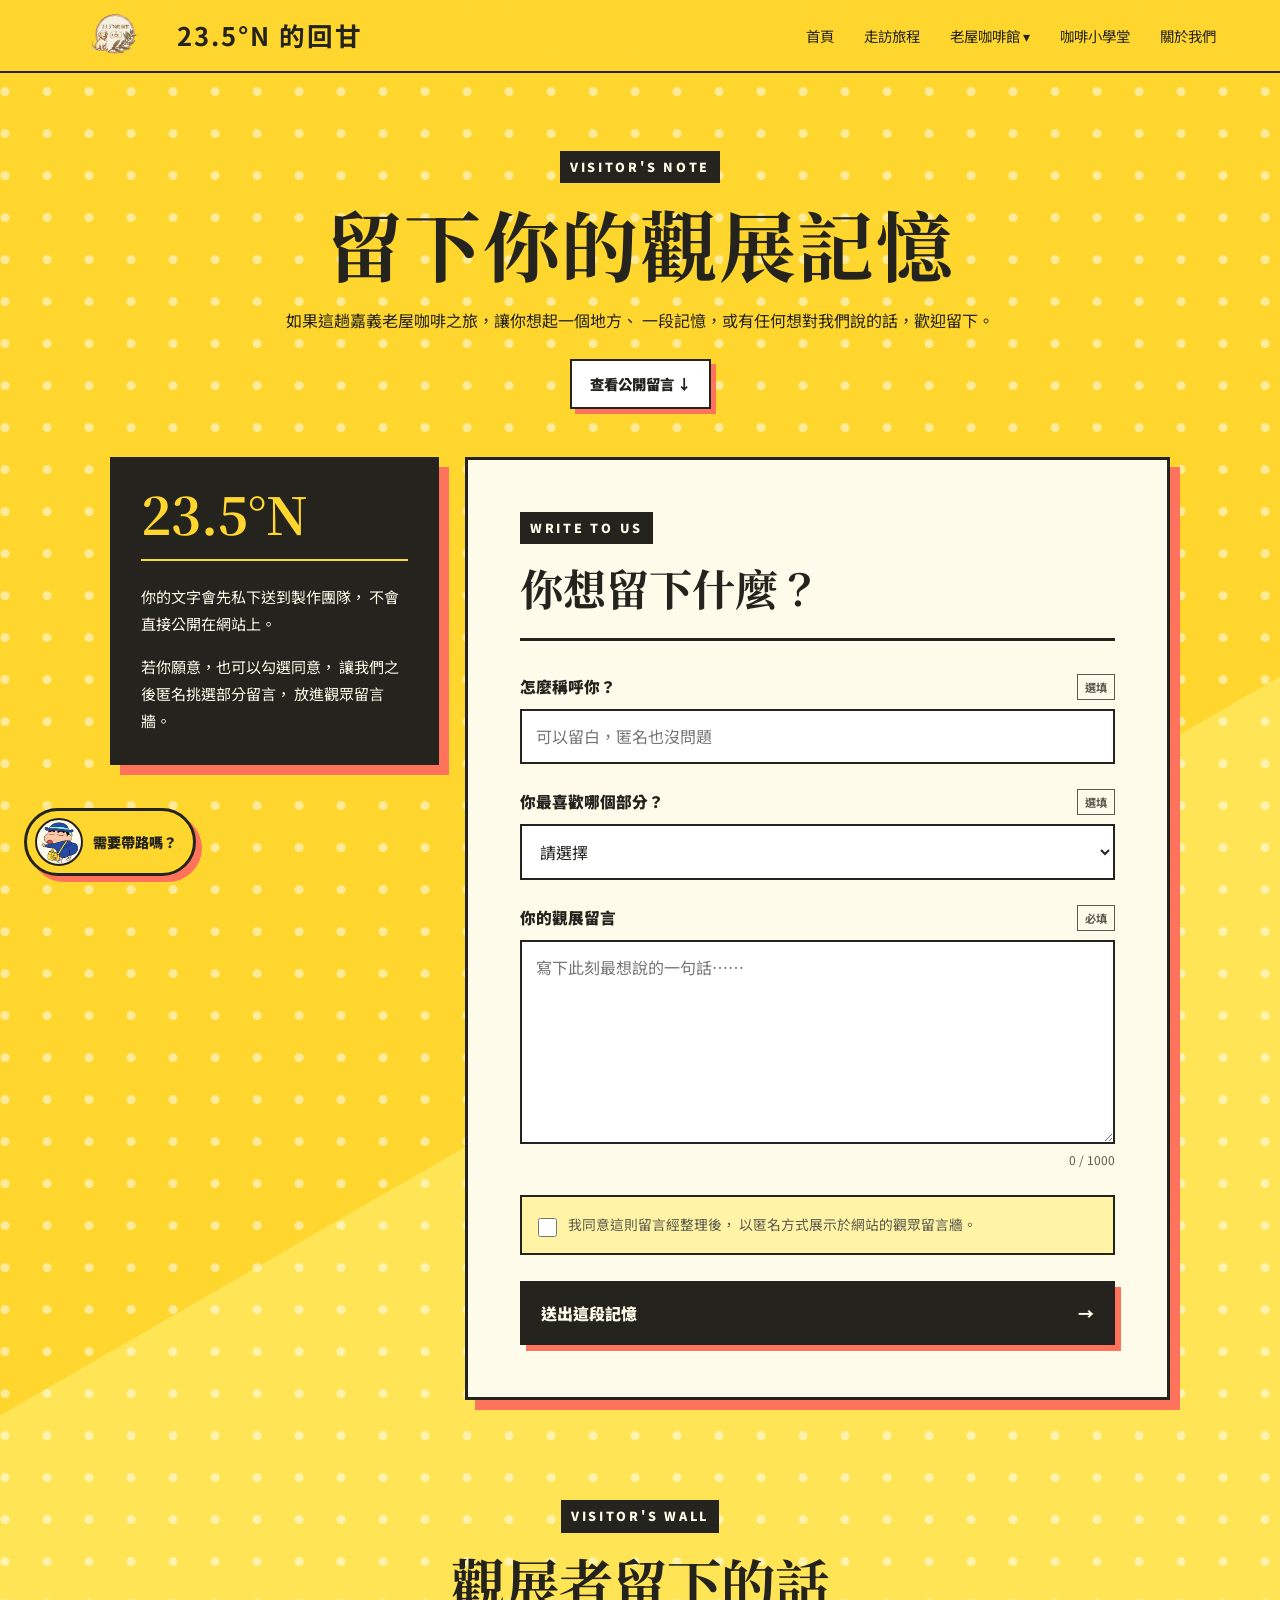
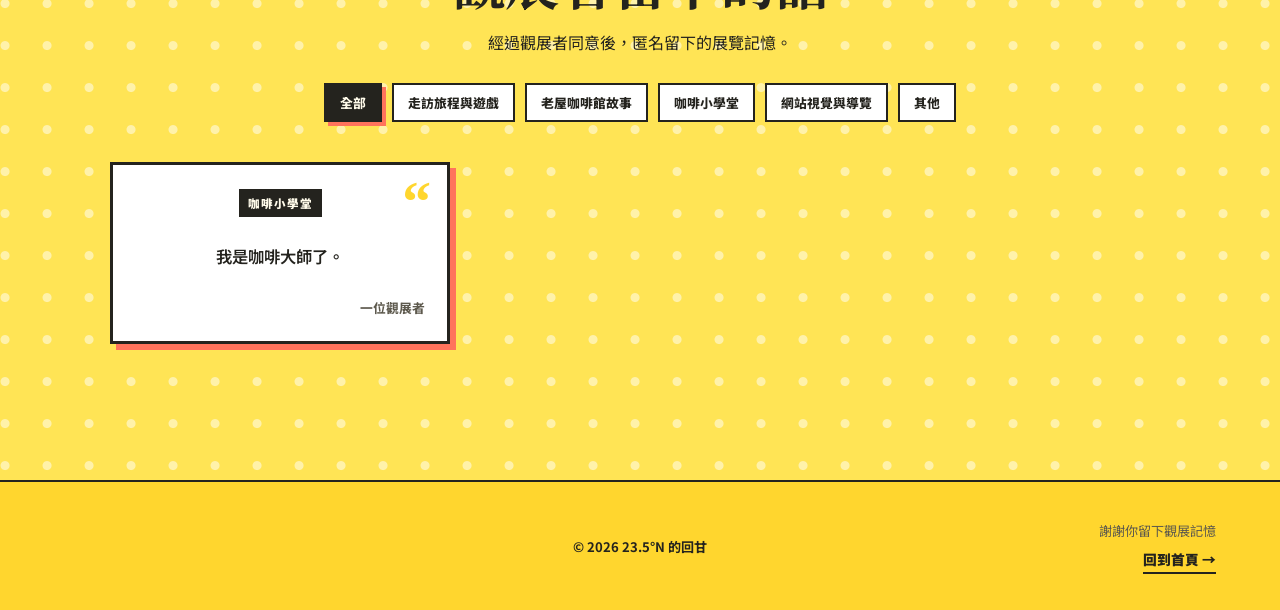
<file: pages/feedback.html>
<!DOCTYPE html>
<html lang="zh-Hant">
<head>
    <meta charset="UTF-8">
    <meta name="viewport" content="width=device-width, initial-scale=1.0">

    <meta
        name="description"
        content="留下你對《23.5°N 的回甘》嘉義老屋咖啡影像展的觀展回饋。"
    >

    <title>留下觀展記憶｜23.5°N 的回甘</title>

    <link rel="stylesheet" href="../style.css">

    <link
        href="https://fonts.googleapis.com/css2?family=Noto+Sans+TC:wght@400;500;700;900&family=Noto+Serif+TC:wght@600;700&display=swap"
        rel="stylesheet"
    >

    <script src="../transition.js" defer></script>
    <script src="../guide.js" defer></script>
    <script src="../feedback.js" defer></script>
</head>

<body class="feedback-page">

    <nav>
        <a href="../index.html" class="logo" aria-label="回到首頁">
            <img
                src="../img/logo.png"
                alt="23.5°N 的回甘標誌"
                class="logo-img"
            >
            <span>23.5°N 的回甘</span>
        </a>

        <button
            class="menu-toggle"
            id="mobile-menu"
            type="button"
            aria-label="開啟導覽選單"
            aria-expanded="false"
        >
            <span class="bar"></span>
            <span class="bar"></span>
            <span class="bar"></span>
        </button>

        <ul class="nav-links">
            <li>
                <a href="../index.html">首頁</a>
            </li>

            <li>
                <a href="game.html">走訪旅程</a>
            </li>

            <li class="dropdown">
                <a href="../cafes.html" class="dropbtn">
                    老屋咖啡館 ▾
                </a>

                <div class="dropdown-content">
                    <a href="qianhua.html">鉛花咖啡</a>
                    <a href="slowsoul.html">慢靈魂咖啡</a>
                    <a href="yusen.html">裕森咖啡</a>
                </div>
            </li>

            <li>
                <a href="beans.html">咖啡小學堂</a>
            </li>

            <li>
                <a href="about.html">關於我們</a>
            </li>
        </ul>
    </nav>

    <main class="feedback-main">

        <header class="feedback-heading">
            
            <p class="section-kicker">
                VISITOR'S NOTE
            </p>

            <h1>留下你的觀展記憶</h1>

            <p>
                如果這趟嘉義老屋咖啡之旅，讓你想起一個地方、
                一段記憶，或有任何想對我們說的話，歡迎留下。
            </p>
            <a    class="visitor-wall-jump"    href="#visitor-wall">    查看公開留言 ↓</a>
        </header>

        <section
            class="feedback-layout"
            aria-labelledby="feedback-form-title"
        >

            <aside class="feedback-note-card">
                <span
                    class="feedback-note-number"
                    aria-hidden="true"
                >
                    23.5°N
                </span>

                <p>
                    你的文字會先私下送到製作團隊，
                    不會直接公開在網站上。
                </p>

                <p>
                    若你願意，也可以勾選同意，
                    讓我們之後匿名挑選部分留言，
                    放進觀眾留言牆。
                </p>
            </aside>

            <div class="feedback-form-card">

                <div class="feedback-form-heading">
                    <p class="section-kicker">
                        WRITE TO US
                    </p>

                    <h2 id="feedback-form-title">
                        你想留下什麼？
                    </h2>
                </div>

                <form
                    id="feedback-form"
                    action="https://formspree.io/f/xrpbqgda"
                    method="POST"
                >

                    <div class="feedback-field">
                        <label for="feedback-name">
                            怎麼稱呼你？
                            <span>選填</span>
                        </label>

                        <input
                            id="feedback-name"
                            name="nickname"
                            type="text"
                            maxlength="40"
                            autocomplete="nickname"
                            placeholder="可以留白，匿名也沒問題"
                        >
                    </div>

                    <div class="feedback-field">
                        <label for="feedback-favorite">
                            你最喜歡哪個部分？
                            <span>選填</span>
                        </label>

                        <select
                            id="feedback-favorite"
                            name="favorite"
                        >
                            <option value="">
                                請選擇
                            </option>

                            <option value="走訪旅程與遊戲">
                                走訪旅程與遊戲
                            </option>

                            <option value="老屋咖啡館故事">
                                老屋咖啡館故事
                            </option>

                            <option value="咖啡小學堂">
                                咖啡小學堂
                            </option>

                            <option value="網站視覺與導覽">
                                網站視覺與導覽
                            </option>

                            <option value="其他">
                                其他
                            </option>
                        </select>
                    </div>

                    <div class="feedback-field">
                        <label for="feedback-message">
                            你的觀展留言
                            <span>必填</span>
                        </label>

                        <textarea
                            id="feedback-message"
                            name="message"
                            rows="7"
                            minlength="2"
                            maxlength="1000"
                            required
                            placeholder="寫下此刻最想說的一句話……"
                        ></textarea>

                        <p class="feedback-count">
                            <span id="feedback-count">0</span>
                            / 1000
                        </p>
                    </div>

                    <label class="feedback-consent">
                        <input
                            type="checkbox"
                            name="public_consent"
                            value="同意匿名精選公開"
                        >

                        <span>
                            我同意這則留言經整理後，
                            以匿名方式展示於網站的觀眾留言牆。
                        </span>
                    </label>

                    <!-- 防止垃圾訊息，使用者看不到 -->
                    <input
                        class="feedback-honeypot"
                        type="text"
                        name="_gotcha"
                        tabindex="-1"
                        autocomplete="off"
                        aria-hidden="true"
                    >

                    <input
                        type="hidden"
                        name="_subject"
                        value="《23.5°N 的回甘》收到新的觀展留言"
                    >

                    <button
                        class="feedback-submit"
                        type="submit"
                    >
                        <span class="feedback-submit-text">
                            送出這段記憶
                        </span>

                        <span aria-hidden="true">→</span>
                    </button>

                    <p
                        id="feedback-status"
                        class="feedback-status"
                        role="status"
                        aria-live="polite"
                    ></p>

                </form>
            </div>
        </section>

        <section class="visitor-wall" id="visitor-wall">
    <div class="visitor-wall-heading">
    <p class="section-kicker">
        VISITOR'S WALL
    </p>

    <h2>觀展者留下的話</h2>

    <p>
        經過觀展者同意後，匿名留下的展覽記憶。
    </p>

    <div
        class="visitor-filters"
        aria-label="留言分類篩選"
    >
        <button
            class="visitor-filter-button active"
            type="button"
            data-filter="all"
            aria-pressed="true"
        >
            全部
        </button>

        <button
            class="visitor-filter-button"
            type="button"
            data-filter="走訪旅程與遊戲"
            aria-pressed="false"
        >
            走訪旅程與遊戲
        </button>

        <button
            class="visitor-filter-button"
            type="button"
            data-filter="老屋咖啡館故事"
            aria-pressed="false"
        >
            老屋咖啡館故事
        </button>

        <button
            class="visitor-filter-button"
            type="button"
            data-filter="咖啡小學堂"
            aria-pressed="false"
        >
            咖啡小學堂
        </button>

        <button
            class="visitor-filter-button"
            type="button"
            data-filter="網站視覺與導覽"
            aria-pressed="false"
        >
            網站視覺與導覽
        </button>

        <button
            class="visitor-filter-button"
            type="button"
            data-filter="其他"
            aria-pressed="false"
        >
            其他
        </button>
    </div>


    <div class="visitor-message-grid">

    <!-- 要增加公開留言 複製這裡 要分類走訪旅程與遊戲\老屋咖啡館故事\咖啡小學堂\網站視覺與導覽\其他-->
    <article
    class="visitor-message-card"
    data-category="咖啡小學堂"
    >
    <p class="visitor-message-tag">
        咖啡小學堂
    </p>

    <blockquote>
        我是咖啡大師了。
    </blockquote>

    <p class="visitor-message-author">
        一位觀展者
    </p>
    </article>
    <!-- 要增加公開留言 複製這裡 -->

    </div>
</section>

    </main>

    <footer class="site-footer">
    <div class="footer-empty" aria-hidden="true"></div>

    <p class="footer-copyright">
        © 2026 23.5°N 的回甘
    </p>

    <div class="footer-actions">
        <p>謝謝你留下觀展記憶</p>

        <a
            class="footer-feedback-link"
            href="../index.html"
        >
            回到首頁 →
        </a>
    </div>
</footer>

    <script>
        const mobileMenu =
            document.querySelector('#mobile-menu');

        const navLinks =
            document.querySelector('.nav-links');

        const dropdown =
            document.querySelector('.dropdown');

        const dropbtn =
            document.querySelector('.dropbtn');

        mobileMenu?.addEventListener(
            'click',
            function () {
                const isOpen =
                    mobileMenu.classList.toggle('active');

                navLinks.classList.toggle('active');

                mobileMenu.setAttribute(
                    'aria-expanded',
                    String(isOpen)
                );
            }
        );

        dropbtn?.addEventListener(
            'click',
            function (event) {
                if (
                    window.innerWidth <= 768 &&
                    !dropdown.classList.contains('show')
                ) {
                    event.preventDefault();
                    dropdown.classList.add('show');
                }
            }
        );

        navLinks?.addEventListener(
            'click',
            function (event) {
                if (
                    event.target.classList.contains('dropbtn')
                ) {
                    return;
                }

                mobileMenu?.classList.remove('active');
                navLinks.classList.remove('active');

                mobileMenu?.setAttribute(
                    'aria-expanded',
                    'false'
                );
            }
        );
    </script>

</body>
</html>
</file>
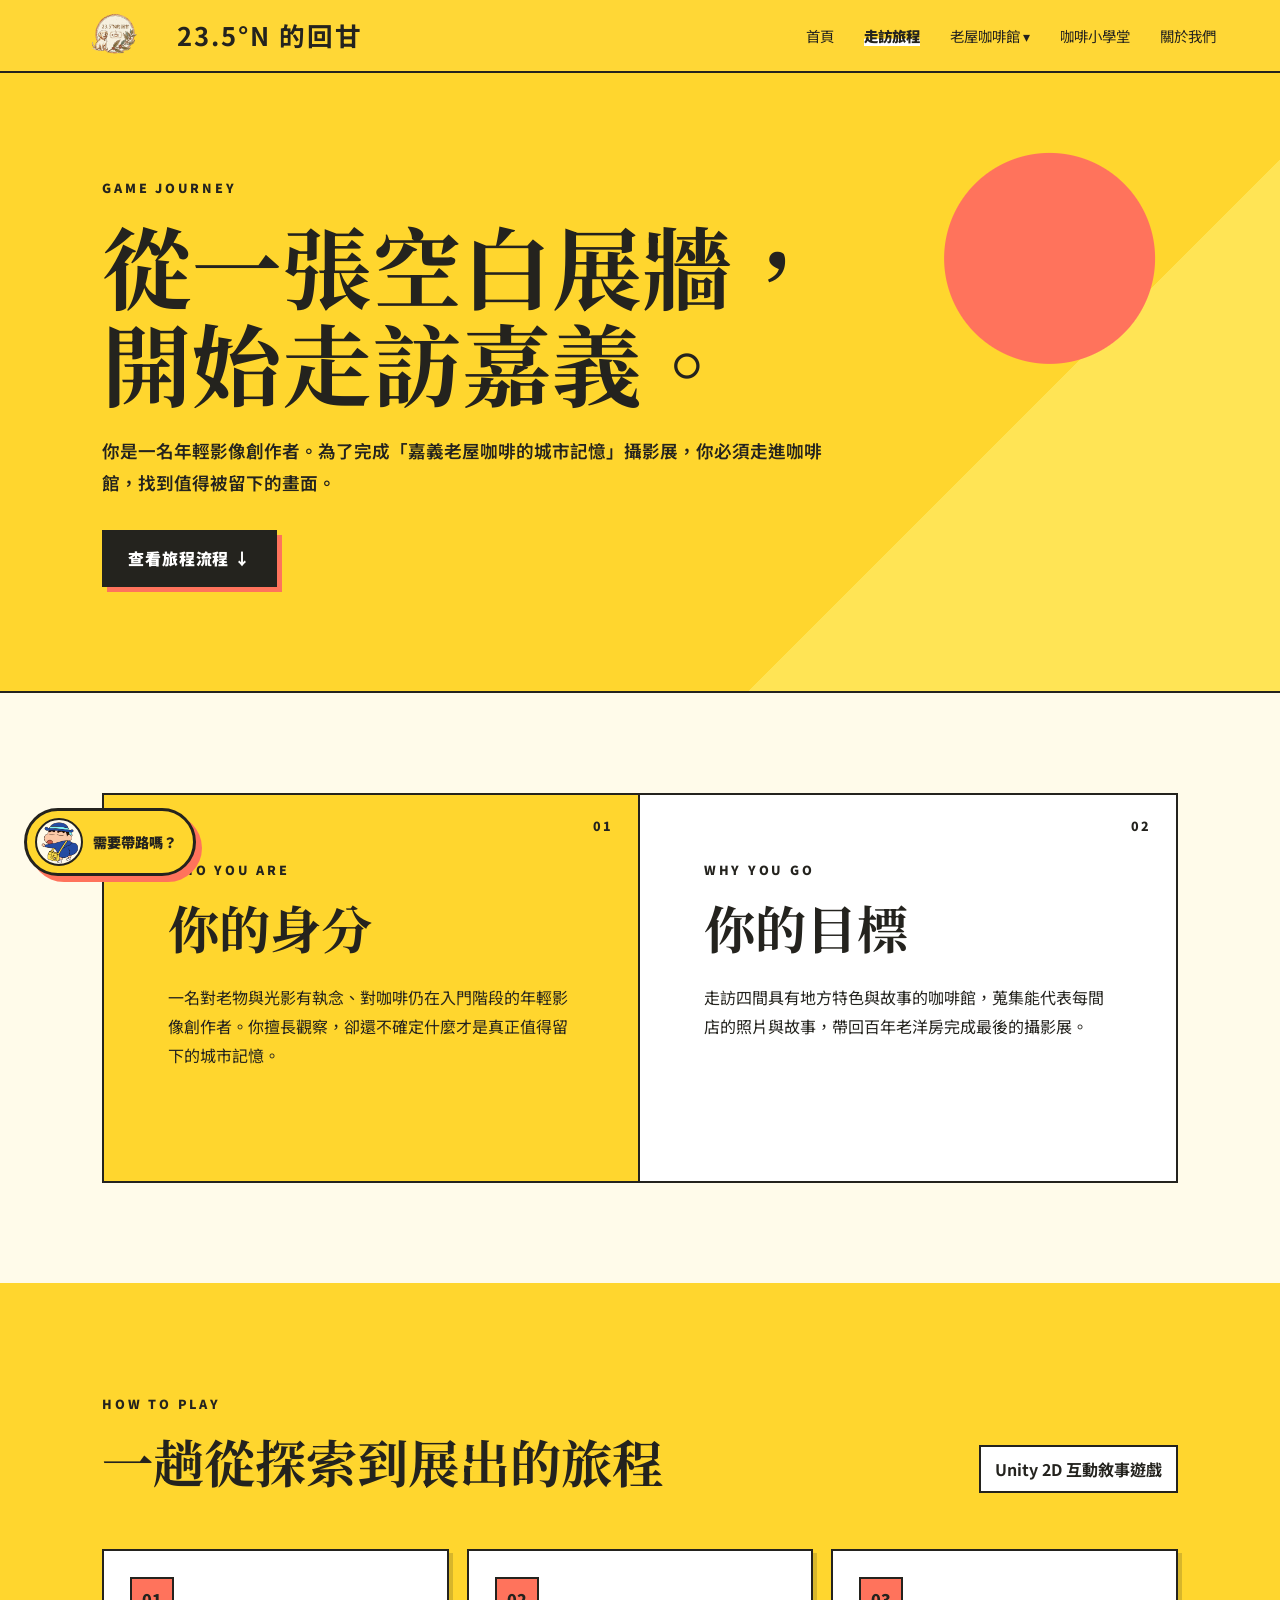
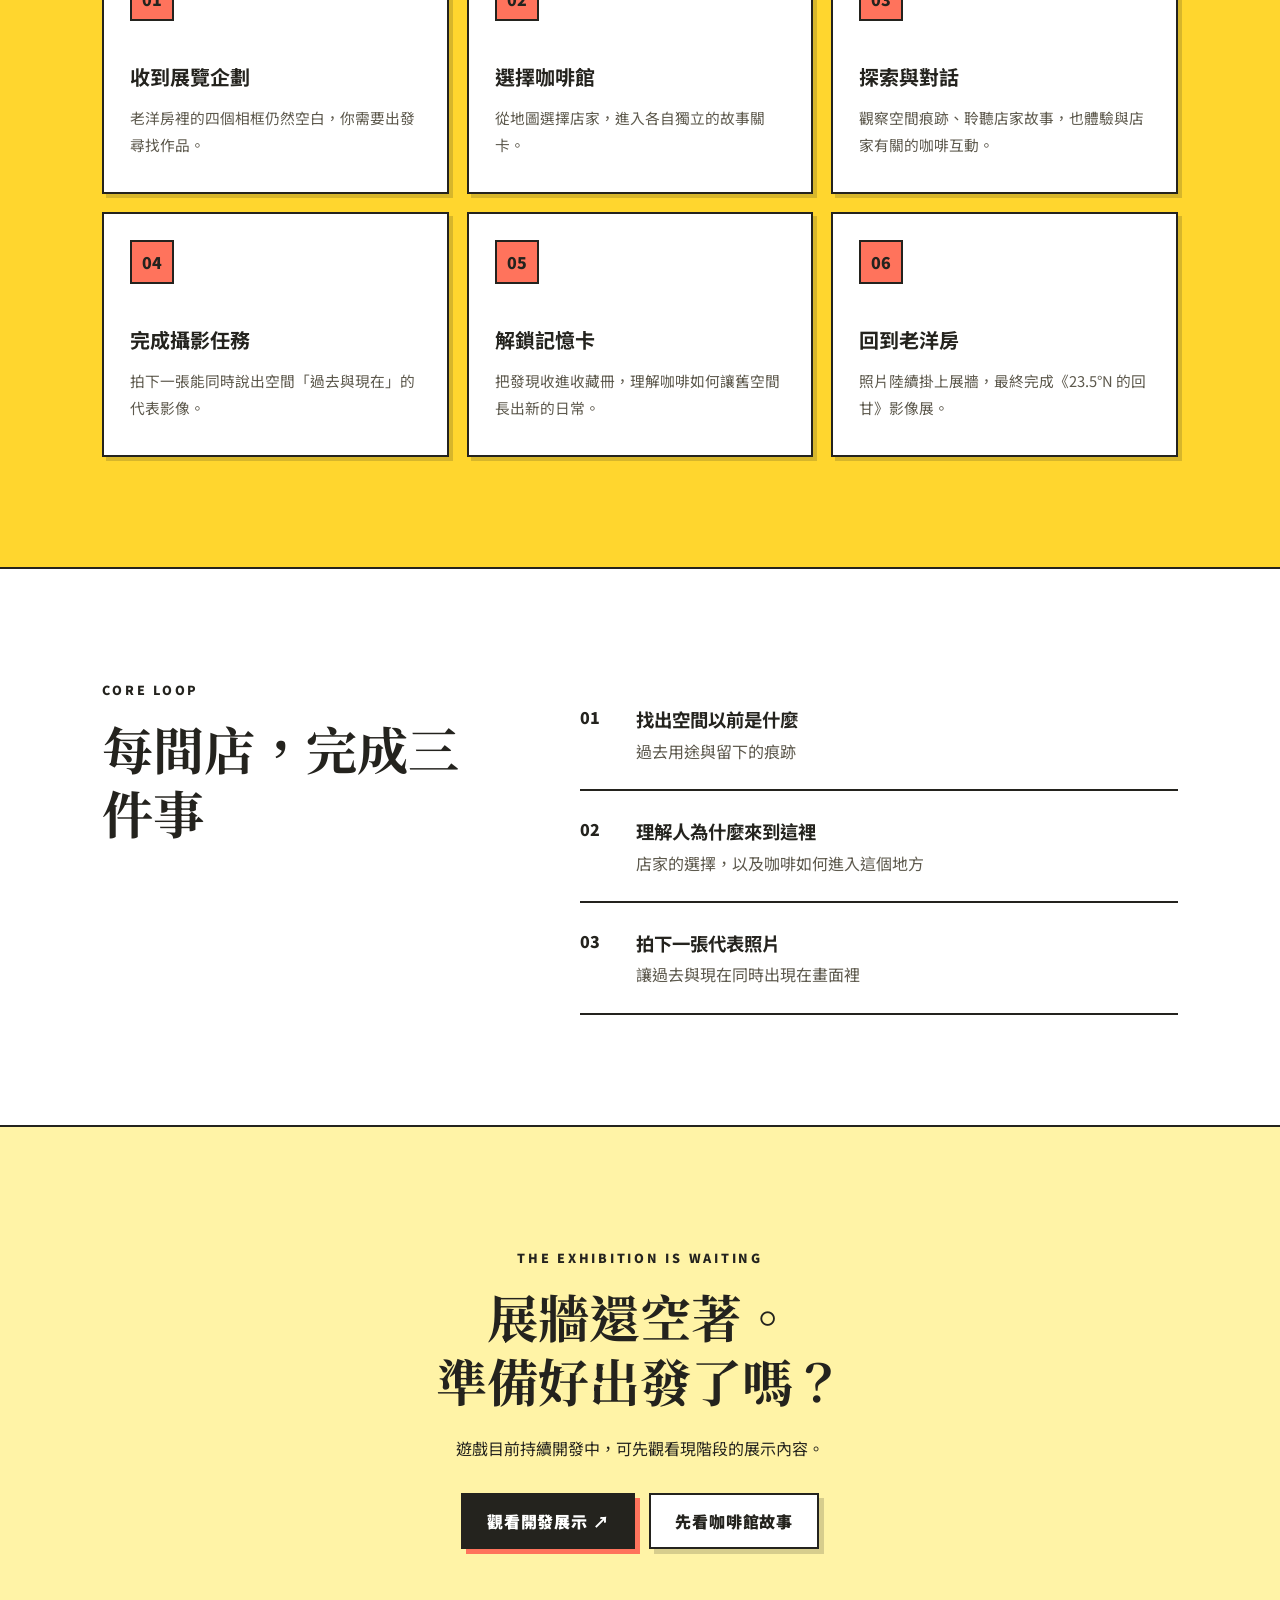
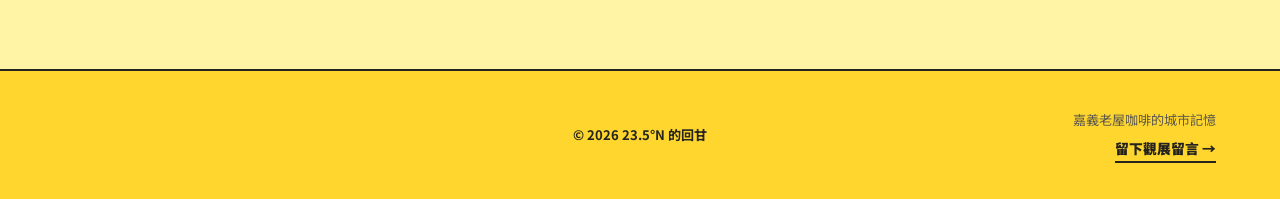
<file: pages/game.html>
<!DOCTYPE html>
<html lang="zh-Hant">
<head>
    <meta charset="UTF-8">
    <meta name="viewport" content="width=device-width, initial-scale=1.0">
    <meta name="description" content="了解《23.5°N 的回甘》的故事背景、核心玩法與嘉義老屋咖啡拍攝旅程。">
    <title>走訪旅程｜23.5°N 的回甘</title>
    <link rel="stylesheet" href="../style.css">
    <link href="https://fonts.googleapis.com/css2?family=Noto+Sans+TC:wght@400;500;700;900&family=Noto+Serif+TC:wght@600;700&display=swap" rel="stylesheet">
    <script src="../transition.js" defer></script>
    <script src="../guide.js" defer></script>
</head>
<body class="journey-page">
    <nav>
        <a href="../index.html" class="logo" aria-label="回到首頁"><img src="../img/logo.png" alt="23.5°N 的回甘標誌" class="logo-img"><span>23.5°N 的回甘</span></a>
        <button class="menu-toggle" id="mobile-menu" type="button" aria-label="開啟導覽選單" aria-expanded="false"><span class="bar"></span><span class="bar"></span><span class="bar"></span></button>
        <ul class="nav-links">
            <li><a href="../index.html">首頁</a></li><li><a class="active" href="game.html">走訪旅程</a></li>
            <li class="dropdown"><a href="../cafes.html" class="dropbtn">老屋咖啡館 ▾</a><div class="dropdown-content"><a href="qianhua.html">鉛花咖啡</a><a href="slowsoul.html">慢靈魂咖啡</a><a href="yusen.html">裕森咖啡</a></div></li>
            <li><a href="beans.html">咖啡小學堂</a></li><li><a href="about.html">關於我們</a></li>
        </ul>
    </nav>

    <main>
        <header class="journey-hero">
            <p class="eyebrow">GAME JOURNEY</p><h1>從一張空白展牆，<br>開始走訪嘉義。</h1>
            <p>你是一名年輕影像創作者。為了完成「嘉義老屋咖啡的城市記憶」攝影展，你必須走進咖啡館，找到值得被留下的畫面。</p>
            <a href="#game-flow" class="primary-btn">查看旅程流程 ↓</a>
        </header>

        <section class="role-section">
            <div class="role-card role-card-yellow"><span class="card-index">01</span><p class="section-kicker">WHO YOU ARE</p><h2>你的身分</h2><p>一名對老物與光影有執念、對咖啡仍在入門階段的年輕影像創作者。你擅長觀察，卻還不確定什麼才是真正值得留下的城市記憶。</p></div>
            <div class="role-card role-card-white"><span class="card-index">02</span><p class="section-kicker">WHY YOU GO</p><h2>你的目標</h2><p>走訪四間具有地方特色與故事的咖啡館，蒐集能代表每間店的照片與故事，帶回百年老洋房完成最後的攝影展。</p></div>
        </section>

        <section class="game-flow-section" id="game-flow">
            <div class="section-heading-row"><div><p class="section-kicker">HOW TO PLAY</p><h2>一趟從探索到展出的旅程</h2></div><p class="section-note">Unity 2D 互動敘事遊戲</p></div>
            <div class="flow-line">
                <article><span>01</span><h3>收到展覽企劃</h3><p>老洋房裡的四個相框仍然空白，你需要出發尋找作品。</p></article>
                <article><span>02</span><h3>選擇咖啡館</h3><p>從地圖選擇店家，進入各自獨立的故事關卡。</p></article>
                <article><span>03</span><h3>探索與對話</h3><p>觀察空間痕跡、聆聽店家故事，也體驗與店家有關的咖啡互動。</p></article>
                <article><span>04</span><h3>完成攝影任務</h3><p>拍下一張能同時說出空間「過去與現在」的代表影像。</p></article>
                <article><span>05</span><h3>解鎖記憶卡</h3><p>把發現收進收藏冊，理解咖啡如何讓舊空間長出新的日常。</p></article>
                <article><span>06</span><h3>回到老洋房</h3><p>照片陸續掛上展牆，最終完成《23.5°N 的回甘》影像展。</p></article>
            </div>
        </section>

        <section class="core-loop-section">
            <div><p class="section-kicker">CORE LOOP</p><h2>每間店，完成三件事</h2></div>
            <ol class="core-loop-list">
                <li><strong>找出空間以前是什麼</strong><span>過去用途與留下的痕跡</span></li>
                <li><strong>理解人為什麼來到這裡</strong><span>店家的選擇，以及咖啡如何進入這個地方</span></li>
                <li><strong>拍下一張代表照片</strong><span>讓過去與現在同時出現在畫面裡</span></li>
            </ol>
        </section>

        <section class="game-entry-section">
            <p class="section-kicker">THE EXHIBITION IS WAITING</p><h2>展牆還空著。<br>準備好出發了嗎？</h2><p>遊戲目前持續開發中，可先觀看現階段的展示內容。</p>
            <div class="hero-actions"><a href="https://youtu.be/h8jBlq4_WGY?si=8GMY3S5r19yC7ijm" target="_blank" rel="noopener" class="primary-btn">觀看開發展示 ↗</a><a href="../cafes.html" class="secondary-btn">先看咖啡館故事</a></div>
        </section>
    </main>

    <footer class="site-footer">
    <div class="footer-empty" aria-hidden="true"></div>

    <p class="footer-copyright">
        © 2026 23.5°N 的回甘
    </p>

    <div class="footer-actions">
        <p>嘉義老屋咖啡的城市記憶</p>

        <a
            class="footer-feedback-link"
            href="feedback.html"
        >
            留下觀展留言 →
        </a>
    </div>
</footer>
    <script>
        const mobileMenu = document.querySelector('#mobile-menu'); const navLinks = document.querySelector('.nav-links'); const dropdown = document.querySelector('.dropdown'); const dropbtn = document.querySelector('.dropbtn');
        mobileMenu?.addEventListener('click', () => { const isOpen = mobileMenu.classList.toggle('active'); navLinks.classList.toggle('active'); mobileMenu.setAttribute('aria-expanded', String(isOpen)); });
        dropbtn?.addEventListener('click', (event) => { if (window.innerWidth <= 768 && !dropdown.classList.contains('show')) { event.preventDefault(); dropdown.classList.add('show'); } });
        navLinks?.addEventListener('click', (event) => { if (event.target.classList.contains('dropbtn')) return; mobileMenu?.classList.remove('active'); navLinks.classList.remove('active'); mobileMenu?.setAttribute('aria-expanded', 'false'); });
    </script>
</body>
</html>
</file>
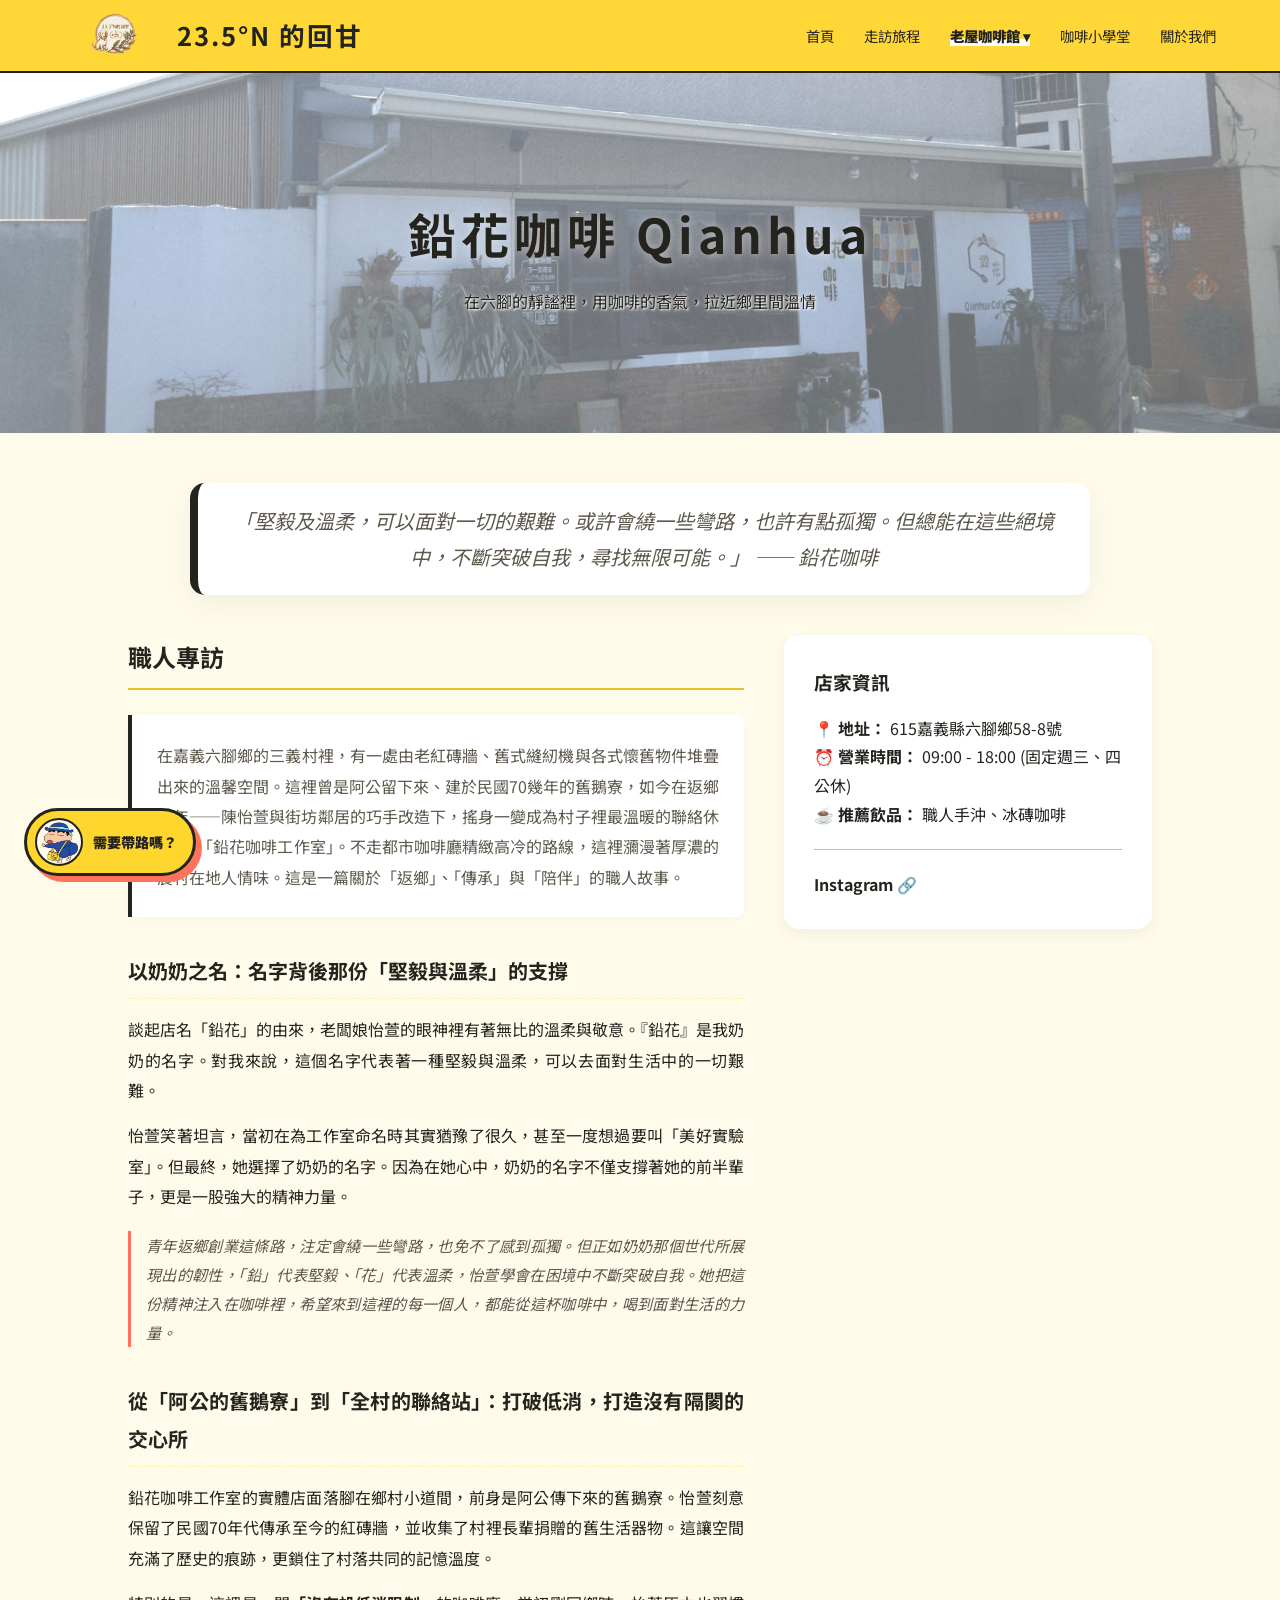
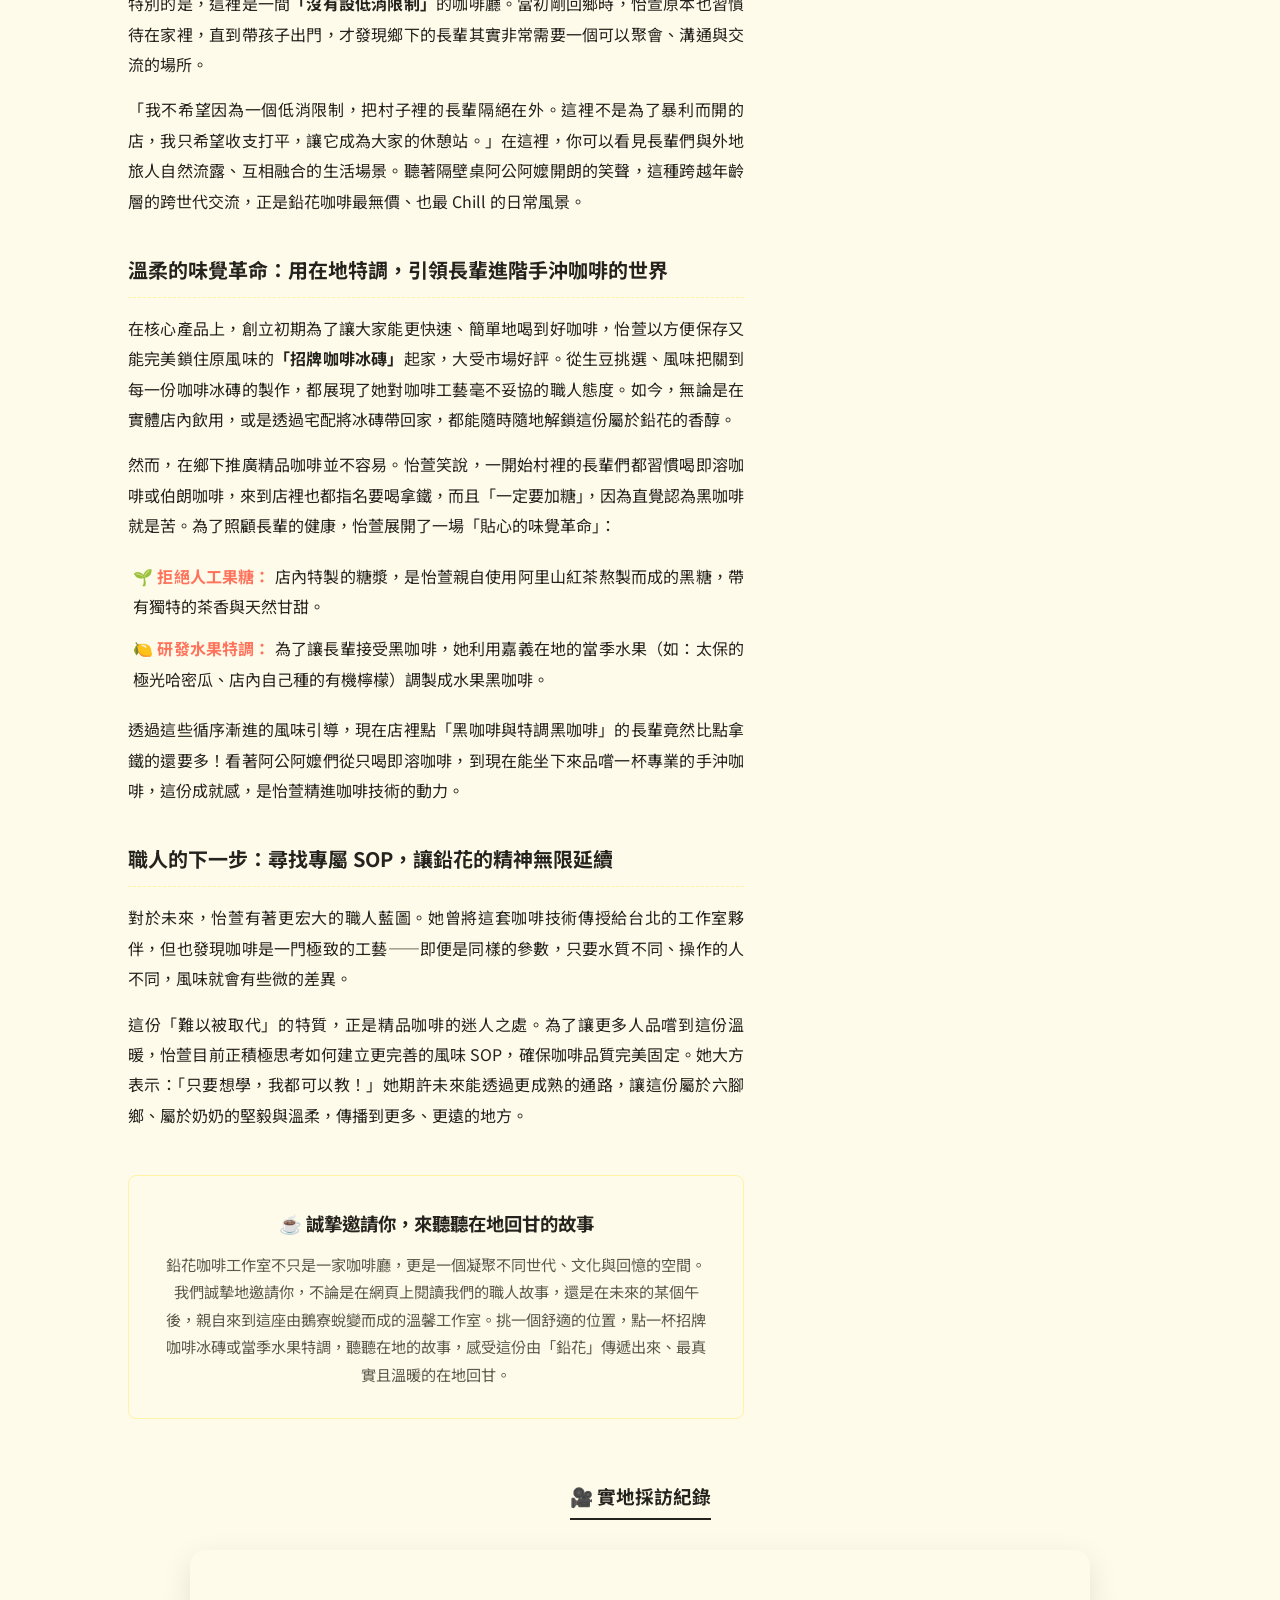
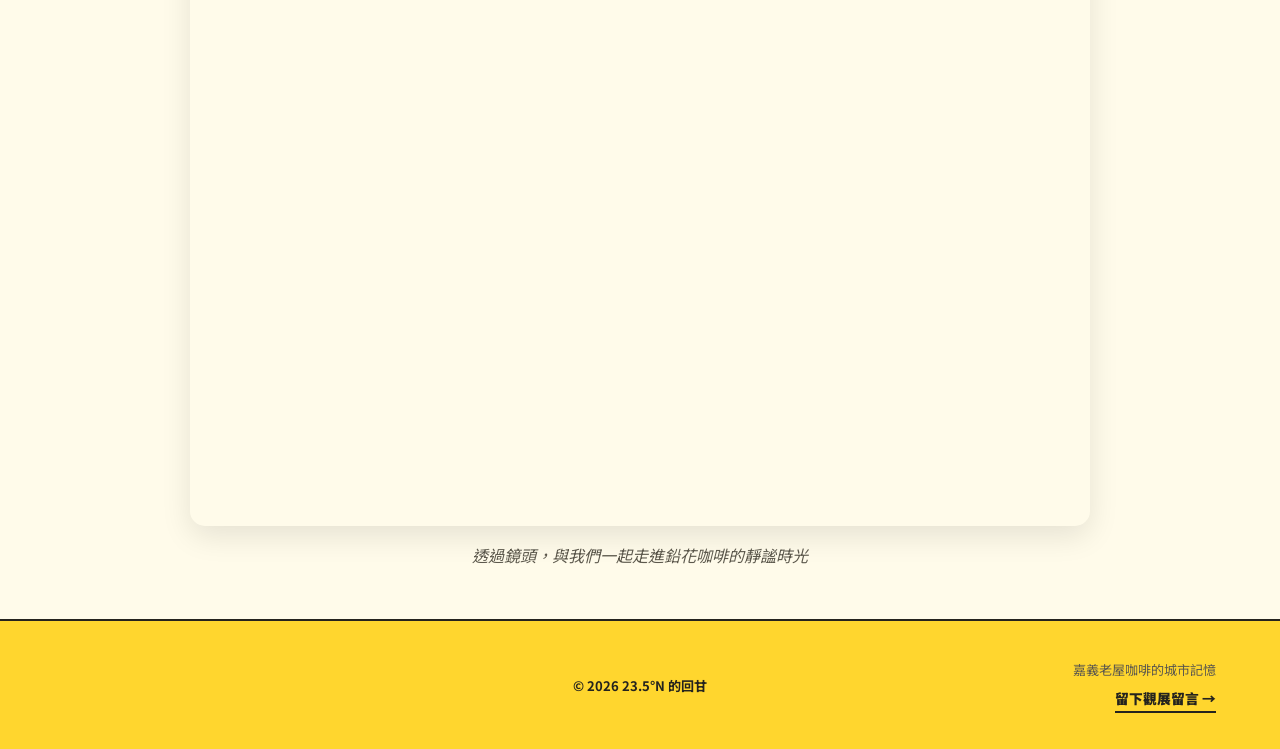
<file: pages/qianhua.html>
<!DOCTYPE html>
<html lang="zh-Hant">
<head>
    <meta charset="UTF-8">
    <meta name="viewport" content="width=device-width, initial-scale=1.0">
    <title>鉛花咖啡 | 23.5°N 的回甘</title>
    <link rel="stylesheet" href="../style.css">
    <link href="https://fonts.googleapis.com/css2?family=Noto+Sans+TC:wght@400;500;700;900&family=Noto+Serif+TC:wght@600;700&display=swap" rel="stylesheet">
    <script src="../transition.js" defer></script>
    <script src="../guide.js" defer></script>
</head>
<body>
    <nav>
        <a href="../index.html" class="logo">
            <img src="../img/logo.png" alt="Logo" class="logo-img">
            23.5°N 的回甘
        </a>

        <div class="menu-toggle" id="mobile-menu">
            <span class="bar"></span>
            <span class="bar"></span>
            <span class="bar"></span>
        </div>

        <ul class="nav-links">
            <li><a href="../index.html">首頁</a></li>
            <li><a href="game.html">走訪旅程</a></li>
            <li class="dropdown">
                <a href="../cafes.html" class="dropbtn active">老屋咖啡館 ▾</a>
                <div class="dropdown-content">
                    <a href="qianhua.html">鉛花咖啡</a>
                    <a href="slowsoul.html">慢靈魂咖啡</a>
                    <a href="yusen.html">裕森咖啡</a>
                </div>
            </li>
            <li><a href="beans.html">咖啡小學堂</a></li>
            <li><a href="about.html">關於我們</a></li>
        </ul>
    </nav>

    <header class="hero shop-hero" style="background-image: url('../img/qianhua-cover.jpg');">
        <div class="hero-content">
            <h1>鉛花咖啡 Qianhua</h1>
            <p style="text-shadow: 0px 0px 5px rgba(255, 255, 255, 0.8), 1px 1px 2px rgba(255, 255, 255, 1);">在六腳的靜謐裡，用咖啡的香氣，拉近鄉里間溫情</p>
        </div>
    </header>

  <section class="container">
    <div class="full-width-quote" style="background: #fff; padding: 20px; border-radius: 15px; border-left: 8px solid #24231E; margin: -50px auto 40px; position: relative; z-index: 10; box-shadow: 0 10px 30px rgba(0,0,0,0.05); max-width: 900px;">
        <p style="font-size: 1.25rem; line-height: 1.8; color: #5D594D; text-align: center;">
            <i>「堅毅及溫柔，可以面對一切的艱難。或許會繞一些彎路，也許有點孤獨。但總能在這些絕境中，不斷突破自我，尋找無限可能。」 —— 鉛花咖啡</i>
        </p>
    </div>

    <div class="shop-container" style="display: flex; gap: 40px; align-items: flex-start;">

        <div class="shop-content" style="flex: 2;">
    <h2 style="color: #24231E; margin-bottom: 25px; border-bottom: 2px solid #E6C32A; padding-bottom: 10px;">職人專訪</h2>

    <!-- 🌟 核心內文區塊：改用單欄高質感流暢排版，字體顏色改為深暖焦糖咖 -->
    <div style="text-align: justify; line-height: 1.9; color: #24231E; font-size: 1rem;">

        <!-- 前言引言區（帶有精緻的左邊框遮罩） -->
        <div style="background: #fff; padding: 25px; border-left: 4px solid #24231E; border-radius: 0 8px 8px 0; margin-bottom: 35px; box-shadow: 0 4px 15px rgba(0,0,0,0.02); color: #5D594D;">
            在嘉義六腳鄉的三義村裡，有一處由老紅磚牆、舊式縫紉機與各式懷舊物件堆疊出來的溫馨空間。這裡曾是阿公留下來、建於民國70幾年的舊鵝寮，如今在返鄉青年——陳怡萱與街坊鄰居的巧手改造下，搖身一變成為村子裡最溫暖的聯絡休憩站：「鉛花咖啡工作室」。不走都市咖啡廳精緻高冷的路線，這裡瀰漫著厚濃的農村在地人情味。這是一篇關於「返鄉」、「傳承」與「陪伴」的職人故事。
        </div>

        <!-- 段落 1 -->
        <div style="margin-bottom: 35px;">
            <h3 style="color: #24231E; font-size: 1.25rem; margin-top: 0; margin-bottom: 15px; border-bottom: 1px dashed #FFF3A6; padding-bottom: 8px;">以奶奶之名：名字背後那份「堅毅與溫柔」的支撐</h3>
            <p style="margin-bottom: 15px;">談起店名「鉛花」的由來，老闆娘怡萱的眼神裡有著無比的溫柔與敬意。『鉛花』是我奶奶的名字。對我來說，這個名字代表著一種堅毅與溫柔，可以去面對生活中的一切艱難。</p>
            <p style="margin-bottom: 15px;">怡萱笑著坦言，當初在為工作室命名時其實猶豫了很久，甚至一度想過要叫「美好實驗室」。但最終，她選擇了奶奶的名字。因為在她心中，奶奶的名字不僅支撐著她的前半輩子，更是一股強大的精神力量。</p>
            <blockquote style="font-style: italic; color: #5D594D; border-left: 3px solid #FF735C; padding-left: 15px; margin: 20px 0; font-size: 0.95rem;">
                青年返鄉創業這條路，注定會繞一些彎路，也免不了感到孤獨。但正如奶奶那個世代所展現出的韌性，「鉛」代表堅毅、「花」代表溫柔，怡萱學會在困境中不斷突破自我。她把這份精神注入在咖啡裡，希望來到這裡的每一個人，都能從這杯咖啡中，喝到面對生活的力量。
            </blockquote>
        </div>

        <!-- 段落 2 -->
        <div style="margin-bottom: 35px;">
            <h3 style="color: #24231E; font-size: 1.25rem; margin-bottom: 15px; border-bottom: 1px dashed #FFF3A6; padding-bottom: 8px;">從「阿公的舊鵝寮」到「全村的聯絡站」：打破低消，打造沒有隔閡的交心所</h3>
            <p style="margin-bottom: 15px;">鉛花咖啡工作室的實體店面落腳在鄉村小道間，前身是阿公傳下來的舊鵝寮。怡萱刻意保留了民國70年代傳承至今的紅磚牆，並收集了村裡長輩捐贈的舊生活器物。這讓空間充滿了歷史的痕跡，更鎖住了村落共同的記憶溫度。</p>
            <p style="margin-bottom: 15px;">特別的是，這裡是一間<strong>「沒有設低消限制」</strong>的咖啡廳。當初剛回鄉時，怡萱原本也習慣待在家裡，直到帶孩子出門，才發現鄉下的長輩其實非常需要一個可以聚會、溝通與交流的場所。</p>
            <p style="margin-bottom: 15px;">「我不希望因為一個低消限制，把村子裡的長輩隔絕在外。這裡不是為了暴利而開的店，我只希望收支打平，讓它成為大家的休憩站。」在這裡，你可以看見長輩們與外地旅人自然流露、互相融合的生活場景。聽著隔壁桌阿公阿嬤開朗的笑聲，這種跨越年齡層的跨世代交流，正是鉛花咖啡最無價、也最 Chill 的日常風景。</p>
        </div>

        <!-- 段落 3 -->
        <div style="margin-bottom: 35px;">
            <h3 style="color: #24231E; font-size: 1.25rem; margin-bottom: 15px; border-bottom: 1px dashed #FFF3A6; padding-bottom: 8px;">溫柔的味覺革命：用在地特調，引領長輩進階手沖咖啡的世界</h3>
            <p style="margin-bottom: 15px;">在核心產品上，創立初期為了讓大家能更快速、簡單地喝到好咖啡，怡萱以方便保存又能完美鎖住原風味的<strong>「招牌咖啡冰磚」</strong>起家，大受市場好評。從生豆挑選、風味把關到每一份咖啡冰磚的製作，都展現了她對咖啡工藝毫不妥協的職人態度。如今，無論是在實體店內飲用，或是透過宅配將冰磚帶回家，都能隨時隨地解鎖這份屬於鉛花的香醇。</p>
            <p style="margin-bottom: 15px;">然而，在鄉下推廣精品咖啡並不容易。怡萱笑說，一開始村裡的長輩們都習慣喝即溶咖啡或伯朗咖啡，來到店裡也都指名要喝拿鐵，而且「一定要加糖」，因為直覺認為黑咖啡就是苦。為了照顧長輩的健康，怡萱展開了一場「貼心的味覺革命」：</p>

            <!-- 特調亮點排版 -->
            <ul style="list-style: none; padding-left: 5px; margin: 20px 0;">
                <li style="margin-bottom: 12px;"><strong style="color: #FF735C;">🌱 拒絕人工果糖：</strong> 店內特製的糖漿，是怡萱親自使用阿里山紅茶熬製而成的黑糖，帶有獨特的茶香與天然甘甜。</li>
                <li style="margin-bottom: 12px;"><strong style="color: #FF735C;">🍋 研發水果特調：</strong> 為了讓長輩接受黑咖啡，她利用嘉義在地的當季水果（如：太保的極光哈密瓜、店內自己種的有機檸檬）調製成水果黑咖啡。</li>
            </ul>

            <p style="margin-bottom: 15px;">透過這些循序漸進的風味引導，現在店裡點「黑咖啡與特調黑咖啡」的長輩竟然比點拿鐵的還要多！看著阿公阿嬤們從只喝即溶咖啡，到現在能坐下來品嚐一杯專業的手沖咖啡，這份成就感，是怡萱精進咖啡技術的動力。</p>
        </div>

        <!-- 段落 4 -->
        <div style="margin-bottom: 45px;">
            <h3 style="color: #24231E; font-size: 1.25rem; margin-bottom: 15px; border-bottom: 1px dashed #FFF3A6; padding-bottom: 8px;">職人的下一步：尋找專屬 SOP，讓鉛花的精神無限延續</h3>
            <p style="margin-bottom: 15px;">對於未來，怡萱有著更宏大的職人藍圖。她曾將這套咖啡技術傳授給台北的工作室夥伴，但也發現咖啡是一門極致的工藝——即便是同樣的參數，只要水質不同、操作的人不同，風味就會有些微的差異。</p>
            <p style="margin-bottom: 15px;">這份「難以被取代」的特質，正是精品咖啡的迷人之處。為了讓更多人品嚐到這份溫暖，怡萱目前正積極思考如何建立更完善的風味 SOP，確保咖啡品質完美固定。她大方表示：「只要想學，我都可以教！」她期許未來能透過更成熟的通路，讓這份屬於六腳鄉、屬於奶奶的堅毅與溫柔，傳播到更多、更遠的地方。</p>
        </div>

        <!-- 溫馨邀請小卡區塊 -->
        <div style="background: #FFFBEA; padding: 30px; border-radius: 8px; text-align: center; border: 1px solid #FFF3A6; margin-top: 40px;">
            <h4 style="color: #24231E; font-size: 1.15rem; margin-top: 0; margin-bottom: 10px;">☕ 誠摯邀請你，來聽聽在地回甘的故事</h4>
            <p style="font-size: 0.95rem; color: #5D594D; margin-bottom: 0; line-height: 1.8;">
                鉛花咖啡工作室不只是一家咖啡廳，更是一個凝聚不同世代、文化與回憶的空間。我們誠摯地邀請你，不論是在網頁上閱讀我們的職人故事，還是在未來的某個午後，親自來到這座由鵝寮蛻變而成的溫馨工作室。挑一個舒適的位置，點一杯招牌咖啡冰磚或當季水果特調，聽聽在地的故事，感受這份由「鉛花」傳遞出來、最真實且溫暖的在地回甘。
            </p>
        </div>

    </div>
</div>

        <div class="shop-sidebar" style="flex: 1; background: #fff; padding: 30px; border-radius: 15px; box-shadow: 0 5px 15px rgba(0,0,0,0.05); position: sticky; top: 100px;">
            <h3 style="margin-bottom: 15px;">店家資訊</h3>
            <p><strong>📍 地址：</strong> 615嘉義縣六腳鄉58-8號</p>
            <p><strong>⏰ 營業時間：</strong> 09:00 - 18:00 (固定週三、四公休)</p>
            <p><strong>☕ 推薦飲品：</strong> 職人手沖、冰磚咖啡</p>
            <hr style="margin: 20px 0; border: none; border-top: 1px solid #E6C32A;">
            <a href="https://www.instagram.com/qianhuacoffee?utm_source=ig_web_button_share_sheet&igsh=ZDNlZDc0MzIxNw==" target="_blank" style="color: #24231E; text-decoration: none; font-weight: bold;">Instagram 🔗</a>
        </div>
    </div>
    <div class="video-section" style="margin-top: 60px; text-align: center;">
        <h3 style="color: #24231E; margin-bottom: 30px; display: inline-block; border-bottom: 2px solid #24231E; padding-bottom: 5px;">
            🎥 實地採訪紀錄
        </h3>

        <div class="video-wrapper" style="position: relative; padding-bottom: 56.25%; height: 0; overflow: hidden; border-radius: 15px; box-shadow: 0 10px 30px rgba(0,0,0,0.1); max-width: 900px; margin: 0 auto;">
            <iframe
                style="position: absolute; top: 0; left: 0; width: 100%; height: 100%; border: 0;"
                src="https://www.youtube.com/embed/OBnluy70_yg?si=YcHssFWxFatRfpW5"
                title="YouTube video player"
                frameborder="0"
                allow="accelerometer; autoplay; clipboard-write; encrypted-media; gyroscope; picture-in-picture; web-share"
                referrerpolicy="strict-origin-when-cross-origin"
                allowfullscreen>
            </iframe>
        </div>

        <p style="color: #5D594D; margin-top: 15px; font-style: italic;">
            透過鏡頭，與我們一起走進鉛花咖啡的靜謐時光
        </p>
    </div>
</section>

    <footer class="site-footer">
    <div class="footer-empty" aria-hidden="true"></div>

    <p class="footer-copyright">
        © 2026 23.5°N 的回甘
    </p>

    <div class="footer-actions">
        <p>嘉義老屋咖啡的城市記憶</p>

        <a
            class="footer-feedback-link"
            href="feedback.html"
        >
            留下觀展留言 →
        </a>
    </div>
</footer>

<script>
    // 1. 抓取所有需要的 HTML 元素 (🌟 補上關鍵的 dropbtn 宣告)
    const mobileMenu = document.querySelector('#mobile-menu');
    const navLinks = document.querySelector('.nav-links');
    const dropdown = document.querySelector('.dropdown');
    const dropbtn = document.querySelector('.dropbtn'); // 👈 就是漏了這行！

    // 2. 漢堡選單按鈕開關
    if (mobileMenu && navLinks) {
        mobileMenu.addEventListener('click', function() {
            this.classList.toggle('active');
            navLinks.classList.toggle('active');
        });
    }

    // 3. 鎖定大標題按鈕 (第一次點擊展開，第二次點擊跳轉)
    if (dropdown && dropbtn) {
        dropbtn.addEventListener('click', function(e) {
            // 當螢幕小於等於 768px (手機版) 時才介入控制
            if (window.innerWidth <= 768) {

                // 🌟 關鍵邏輯：如果選單「還沒展開」 (這裡 show 必須跟你的 CSS 手機版展開類別名稱一致)
                if (!dropdown.classList.contains('show')) {
                    e.preventDefault();  /* 🛑 攔截 A 標籤的跳轉行為 */
                    e.stopPropagation(); /* 🛑 阻止事件往外冒泡，避免點擊穿透 */
                    dropdown.classList.add('show'); /* 展開灰色盒子 */
                }
                // 💡 如果選單「已經展開了」，它就不會進到上面的 if 區塊，
                // 網頁就不會執行 e.preventDefault()，因此第二次點擊就會順利出發去 cafes.html！

            }
        });
    }

    // 4. 點選連結後自動關閉側邊欄
    if (navLinks && mobileMenu) {
        navLinks.addEventListener('click', function(e) {
            // 如果點擊的是「職人咖啡廳」大標題本體，絕對不要關閉側邊欄，直接返回
            if (e.target.classList.contains('dropbtn')) return;

            // 如果點選的是其他正常頁面（或是下拉選單裡面的單一店家），就自動收合選單
            if (mobileMenu.classList.contains('active')) {
                mobileMenu.classList.remove('active');
                navLinks.classList.remove('active');
                if (dropdown) dropdown.classList.remove('show'); // 順便把下拉選單歸位
            }
        });
    }
</script>
</body>
</html>
</file>
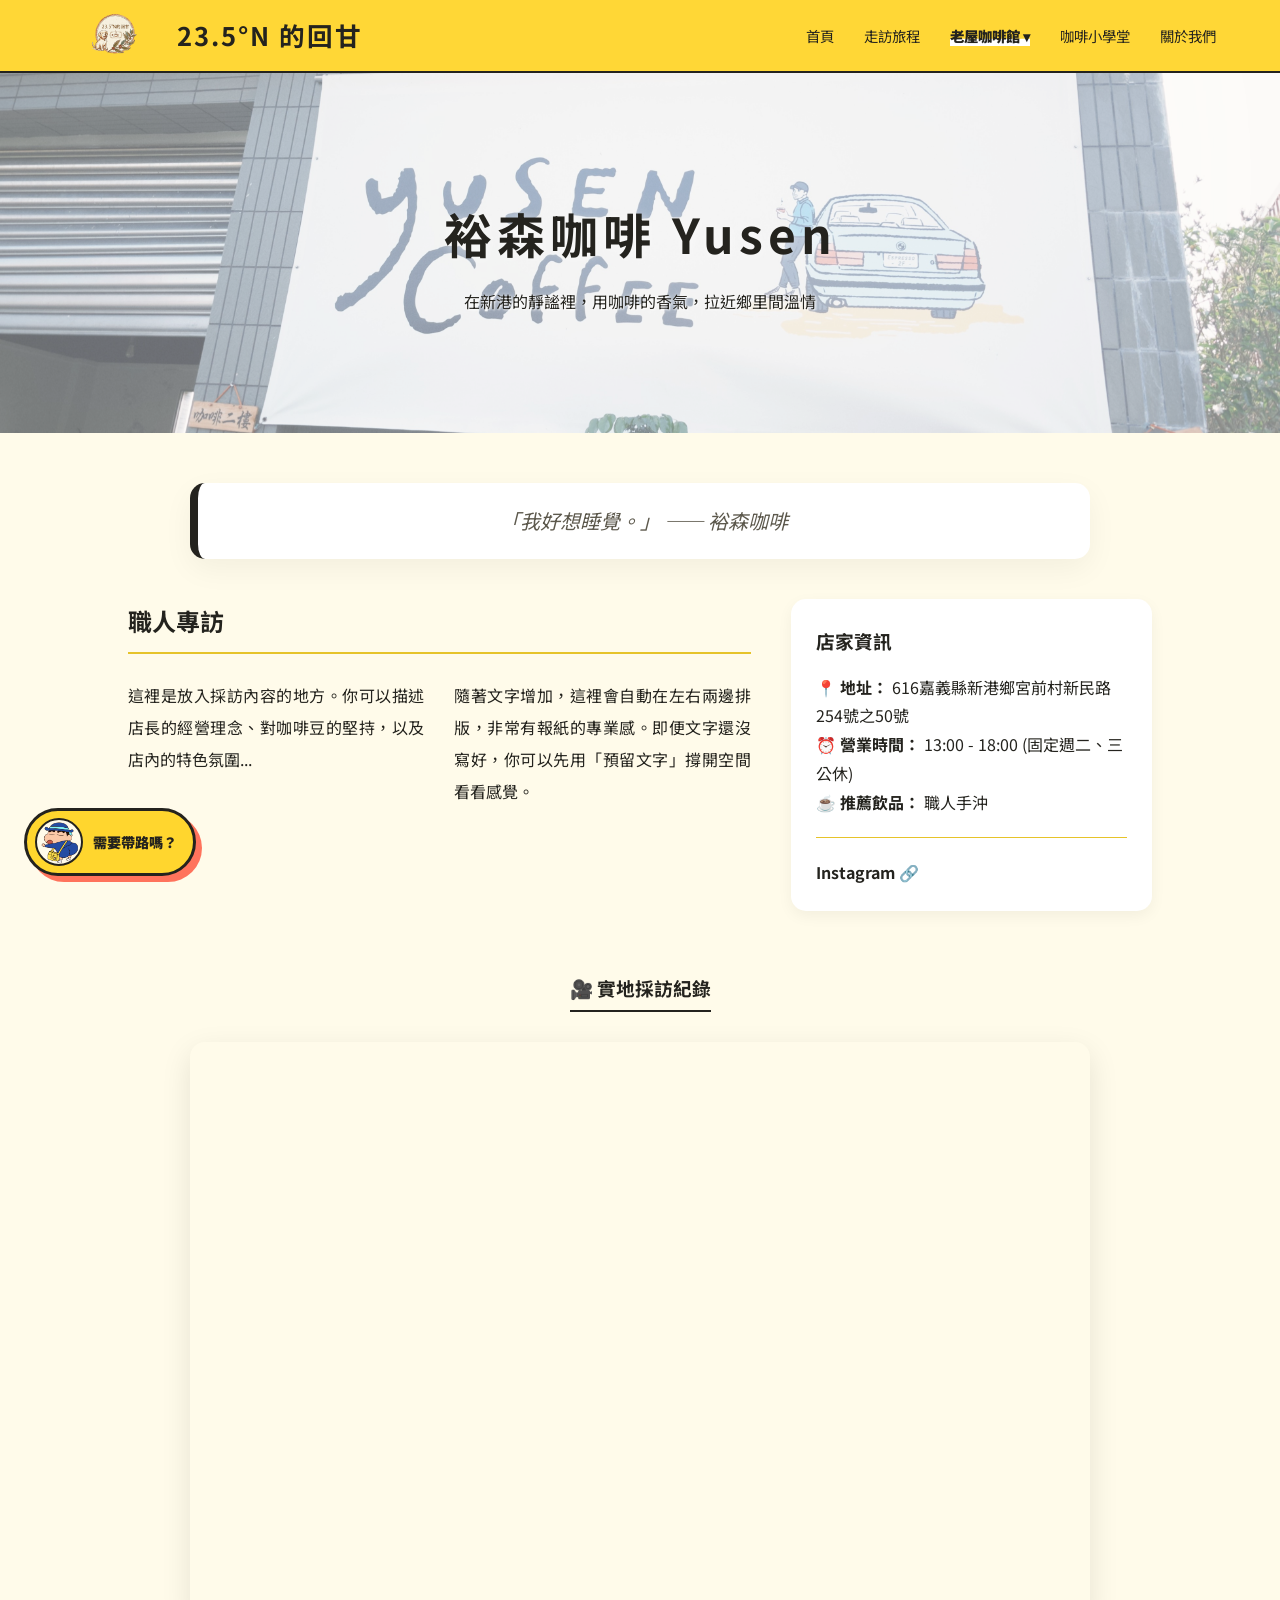
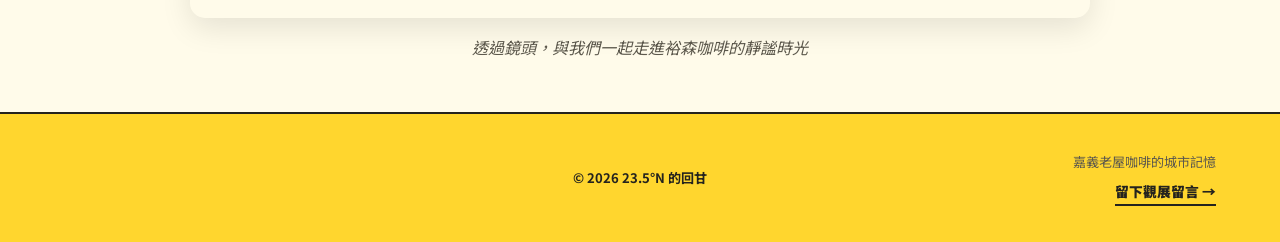
<file: pages/yusen.html>
<!DOCTYPE html>
<html lang="zh-Hant">
<head>
    <meta charset="UTF-8">
    <meta name="viewport" content="width=device-width, initial-scale=1.0">
    <title>裕森咖啡 | 23.5°N 的回甘</title>
    <link rel="stylesheet" href="../style.css">
   <link href="https://fonts.googleapis.com/css2?family=Noto+Sans+TC:wght@400;500;700;900&family=Noto+Serif+TC:wght@600;700&display=swap" rel="stylesheet">
    <script src="../transition.js" defer></script>
    <script src="../guide.js" defer></script>
</head>
<body>

    <nav>
        <a href="../index.html" class="logo">
            <img src="../img/logo.png" alt="Logo" class="logo-img">
            23.5°N 的回甘
        </a>

        <div class="menu-toggle" id="mobile-menu">
            <span class="bar"></span>
            <span class="bar"></span>
            <span class="bar"></span>
        </div>

        <ul class="nav-links">
            <li><a href="../index.html">首頁</a></li>
            <li><a href="game.html">走訪旅程</a></li>
            <li class="dropdown">
                <a href="../cafes.html" class="dropbtn active">老屋咖啡館 ▾</a>
                <div class="dropdown-content">
                    <a href="qianhua.html">鉛花咖啡</a>
                    <a href="slowsoul.html">慢靈魂咖啡</a>
                    <a href="yusen.html">裕森咖啡</a>
                </div>
            </li>
            <li><a href="beans.html">咖啡小學堂</a></li>
            <li><a href="about.html">關於我們</a></li>
        </ul>
    </nav>

    <header class="hero shop-hero" style="background-image: url('../img/yusen-cover.jpg');">
        <div class="hero-content">
            <h1>裕森咖啡 Yusen</h1>
            <p style="text-shadow: 0px 0px 5px rgba(255, 255, 255, 0.8), 1px 1px 2px rgba(255, 255, 255, 1);">在新港的靜謐裡，用咖啡的香氣，拉近鄉里間溫情</p>
        </div>
    </header>

  <section class="container">
    <div class="full-width-quote" style="background: #fff; padding: 20px; border-radius: 15px; border-left: 8px solid #24231E; margin: -50px auto 40px; position: relative; z-index: 10; box-shadow: 0 10px 30px rgba(0,0,0,0.05); max-width: 900px;">
        <p style="font-size: 1.25rem; line-height: 1.8; color: #5D594D; text-align: center;">
            <i>「我好想睡覺。」 —— 裕森咖啡</i>
        </p>
    </div>

    <div class="shop-container" style="display: flex; gap: 40px; align-items: flex-start;">

        <div class="shop-content" style="flex: 2;">
            <h2 style="color: #24231E; margin-bottom: 25px; border-bottom: 2px solid #E6C32A; padding-bottom: 10px;">職人專訪</h2>

            <div style="column-count: 2; column-gap: 30px; text-align: justify; line-height: 2;">
                <p>這裡是放入採訪內容的地方。你可以描述店長的經營理念、對咖啡豆的堅持，以及店內的特色氛圍...</p>
                <p>隨著文字增加，這裡會自動在左右兩邊排版，非常有報紙的專業感。即便文字還沒寫好，你可以先用「預留文字」撐開空間看看感覺。</p>
            </div>
        </div>

        <div class="shop-sidebar">
            <h3 style="margin-bottom: 15px;">店家資訊</h3>
            <p><strong>📍 地址：</strong> 616嘉義縣新港鄉宮前村新民路254號之50號</p>
            <p><strong>⏰ 營業時間：</strong> 13:00 - 18:00 (固定週二、三公休)</p>
            <p><strong>☕ 推薦飲品：</strong> 職人手沖</p>
            <hr style="margin: 20px 0; border: none; border-top: 1px solid #E6C32A;">
            <a href="https://www.instagram.com/yusen_coffee?utm_source=ig_web_button_share_sheet&igsh=ZDNlZDc0MzIxNw==" target="_blank" style="color: #24231E; text-decoration: none; font-weight: bold;">Instagram 🔗</a>
        </div>

    </div>
    <div class="video-section" style="margin-top: 60px; text-align: center;">
        <h3 style="color: #24231E; margin-bottom: 30px; display: inline-block; border-bottom: 2px solid #24231E; padding-bottom: 5px;">
            🎥 實地採訪紀錄
        </h3>

        <div class="video-wrapper" style="position: relative; padding-bottom: 56.25%; height: 0; overflow: hidden; border-radius: 15px; box-shadow: 0 10px 30px rgba(0,0,0,0.1); max-width: 900px; margin: 0 auto;">
            <iframe
                style="position: absolute; top: 0; left: 0; width: 100%; height: 100%; border: 0;"
                src="https://www.youtube.com/embed/h8jBlq4_WGY?si=vig_75lElDk2oruA"
                title="YouTube video player"
                frameborder="0"
                allow="accelerometer; autoplay; clipboard-write; encrypted-media; gyroscope; picture-in-picture; web-share"
                referrerpolicy="strict-origin-when-cross-origin"
                allowfullscreen>
            </iframe>
        </div>

        <p style="color: #5D594D; margin-top: 15px; font-style: italic;">
            透過鏡頭，與我們一起走進裕森咖啡的靜謐時光
        </p>
    </div>
</section>

    <footer class="site-footer">
    <div class="footer-empty" aria-hidden="true"></div>

    <p class="footer-copyright">
        © 2026 23.5°N 的回甘
    </p>

    <div class="footer-actions">
        <p>嘉義老屋咖啡的城市記憶</p>

        <a
            class="footer-feedback-link"
            href="feedback.html"
        >
            留下觀展留言 →
        </a>
    </div>
</footer>

    <script>
    /* =========================================
       1. 手機版導覽列與下拉控制 (最新優化版)
       ========================================= */
    const mobileMenu = document.querySelector('#mobile-menu');
    const navLinks = document.querySelector('.nav-links');
    const dropdown = document.querySelector('.dropdown');
    const dropbtn = document.querySelector('.dropbtn'); // 🌟 補上關鍵的變數宣告

    if (mobileMenu) {
        // 點擊漢堡按鈕：切換側邊欄開關
        mobileMenu.addEventListener('click', function() {
            this.classList.toggle('active');
            navLinks.classList.toggle('active');
        });
    }

    // 🌟 核心控制：手機版第一次點擊展開選單，選單展開時第二次點擊跳轉
    if (dropdown && dropbtn) {
        dropbtn.addEventListener('click', function(e) {
            // 當螢幕小於等於 768px (手機版) 時才介入
            if (window.innerWidth <= 768) {

                // 如果灰色盒子還沒被展開 (沒有 show 類別)
                if (!dropdown.classList.contains('show')) {
                    e.preventDefault();  /* 🛑 攔截 A 標籤的第一次跳轉 */
                    e.stopPropagation(); /* 🛑 阻止點擊事件干擾到外層 */
                    dropdown.classList.add('show'); /* 展開灰色選單 */
                }
                // 💡 如果已經有了 show，代表這是第二次點擊，
                // 程式就不會進到這個判斷式，自然能順利跳轉到 cafes.html！

            }
        });
    }

    if (navLinks && mobileMenu) {
        // 點擊選單外部或連結後自動關閉側邊欄
        navLinks.addEventListener('click', function(e) {
            // 如果點擊的是「職人咖啡廳」大標題本體，直接返回，不要關閉側邊欄
            if (e.target.classList.contains('dropbtn')) return;

            // 點選其他正常連結或子店家時，自動收起漢堡選單與灰色盒子
            if (mobileMenu.classList.contains('active')) {
                mobileMenu.classList.remove('active');
                navLinks.classList.remove('active');
                if (dropdown) dropdown.classList.remove('show'); // 讓選單狀態歸位
            }
        });
    }

    /* =========================================
       2. Modal 控制 (完美保留原功能)
       ========================================= */
    function openModal(id) {
        const modal = document.getElementById(id);
        if (modal) {
            modal.style.display = "block";
            document.body.style.overflow = "hidden"; // 禁止背景滾動
        }
    }

    function closeModal(id, event) {
        if (event) event.stopPropagation(); // 阻止點擊 X 時觸發到底層卡片
        const modal = document.getElementById(id);
        if (modal) {
            modal.style.display = "none";
            document.body.style.overflow = "auto"; // 恢復背景滾動
        }
    }

    // 點擊彈窗半透明背景處：自動關閉
    window.onclick = function(event) {
        if (event.target.classList.contains('modal')) {
            event.target.style.display = "none";
            document.body.style.overflow = "auto";
        }
    }
</script>
</body>
</html>
</file>
<file: style.css>
/* ============================================================
   1. 全域設定 (Global Styles)
   ============================================================ */
* {
    margin: 0;
    padding: 0;
    box-sizing: border-box;
}

:root {
    --yellow: #FFD62E;
    --yellow-bright: #FFE455;
    --yellow-soft: #FFF3A6;
    --yellow-pale: #FFFBEA;
    --ink: #24231E;
    --ink-soft: #5D594D;
    --white: #FFFFFF;
    --coral: #FF735C;
    --shadow: 6px 6px 0 rgba(36, 35, 30, 0.16);
}

body {
    background-color: var(--yellow-pale);
    color: var(--ink);
    font-family: 'Noto Sans TC', "Microsoft JhengHei", sans-serif;
    line-height: 1.8;
}

.container {
    padding: 50px 10%;
}

.section-title {
    text-align: center;
    margin-bottom: 40px;
    font-size: 2rem;
    position: relative;
    color: var(--ink);
}

/* ============================================================
   2. 導覽列與下拉選單 (Navigation & Dropdown)
   ============================================================ */
nav {
    display: flex;
    justify-content: space-between;
    align-items: center;
    padding: 8px 5%; /* 5% 讓 Logo 更靠左邊，內容更寬 */
    background: rgba(255, 214, 46, 0.96);
    position: sticky;
    top: 0;
    z-index: 1000;
    border-bottom: 2px solid var(--ink);
}

/* Logo 連結區域 */
.logo {
    font-family: 'Noto Sans TC', "Microsoft JhengHei", sans-serif;
    font-size: 1.6rem;
    font-weight: 700;
    letter-spacing: 2px;
    color: var(--ink);
    text-decoration: none !important;
    display: flex;
    align-items: center;
    gap: 12px;
}
.logo:hover {
    color: var(--ink);
    text-decoration: none !important;
}

/* Logo 圖片大小與特效 */
.logo-img {
    height: 55px; /* 高度 (50-60px) */
    width: auto;
    object-fit: contain;
    transition: transform 0.3s ease;
}

.logo:hover .logo-img {
    transform: scale(1.05);
}

/* 導覽選單連結 */
.nav-links {
    display: flex;
    list-style: none;
    align-items: center;
}

.nav-links li {
    margin-left: 30px;
}

.nav-links a {
    text-decoration: none;
    color: var(--ink);
    font-size: 0.9rem;
    transition: 0.3s;
}

.nav-links a:hover {
    color: var(--ink);
    box-shadow: inset 0 -0.5em 0 rgba(255, 255, 255, 0.7);
}

.nav-links a.active {
    font-weight: 900;
    box-shadow: inset 0 -0.5em 0 var(--white);
}

/* 下拉選單基礎設定 */
.dropdown {
    position: relative;
}

/* 增加一個透明的偽元素填充空隙，防止滑動時選單消失 */
.dropdown::after {
    content: "";
    position: absolute;
    width: 100%;
    height: 20px;
    bottom: -20px;
    left: 0;
}

.dropdown-content {
    display: none;
    position: absolute;
    background-color: var(--white);
    min-width: 180px;
    box-shadow: 0px 8px 16px rgba(0,0,0,0.1);
    z-index: 10;
    border-radius: 0;
    border: 2px solid var(--ink);
    margin-top: 15px; /* 稍微拉開距離 */
    overflow: hidden;
}

.dropdown-content a {
    color: var(--ink);
    padding: 12px 16px;
    text-decoration: none;
    display: block;
    font-size: 0.85rem;
    transition: background 0.3s;
    margin-left: 0; /* 重置選單內邊距 */
}

.dropdown-content a:hover {
    background-color: var(--yellow-soft);
    color: var(--ink);
}

/* 漢堡選單按鈕（預設隱藏） */
.menu-toggle {
    display: none;
}

/* ============================================================
   3. 英雄區橫幅 (Hero Section)
   ============================================================ */
.hero {
    height: 60vh;
    display: flex;
    align-items: center;
    justify-content: center;
    text-align: center;
    background-color: var(--yellow-soft);
    background-image: linear-gradient(rgba(255,255,255,0.2), rgba(255,255,255,0.2)), url('img/cover.jpg'); /* 預留背景圖 */
    background-size: cover;
    background-position: center;
    margin-bottom: 50px;
}

.hero h1 {
    font-size: 3rem;
    margin-bottom: 10px;
    letter-spacing: 5px;
    text-shadow: 1px 1px 10px rgba(255,255,255,0.5);
}

/* 咖啡廳分頁專用 Hero 特效 */
.shop-hero {
    position: relative;
    height: 40vh;
    overflow: hidden;
    background-size: cover;
    background-position: center;
}

/* 建立一個半透明層，只針對背景 */
.shop-hero::before {
    content: "";
    position: absolute;
    top: 0;
    left: 0;
    width: 100%;
    height: 100%;
    background-color: rgba(255, 255, 255, 0.4);
    z-index: 1;
}

/* 確保文字在透明層上面 */
.hero-content {
    position: relative;
    z-index: 2;
}

/* 首頁橫幅按鈕樣式 */
.btn-container {
    margin-top: 80px !important; /* 把按鈕垂直向下推，落在馬路上 */
    display: flex;
    justify-content: center;
    align-items: center;
}

.hero-btn {
    display: inline-block;
    padding: 12px 35px;
    font-size: 1.05rem;
    color: #fff !important;
    background-color: var(--ink);
    text-decoration: none;
    border-radius: 50px;
    font-weight: bold;
    letter-spacing: 2px;
    box-shadow: 0 4px 15px rgba(140, 126, 109, 0.3);
    transition: all 0.3s ease;
}

.hero-btn:hover {
    background-color: var(--ink);
    transform: translateY(-3px);
    box-shadow: 0 6px 20px rgba(93, 64, 55, 0.4);
}

/* ============================================================
   4. 百科圖鑑網格與卡片 (Grid & Cards)
   ============================================================ */
.region-title {
    font-size: 1.5rem;
    color: var(--ink);
    border-left: 5px solid var(--ink);
    padding-left: 15px;
    margin-bottom: 25px;
    letter-spacing: 2px;
}

/* 百科 12 宮格網格容器 */
.grid {
    display: grid;
    grid-template-columns: repeat(auto-fit, minmax(300px, 1fr)); /* 電腦版一排三個，且自動填滿 */
    grid-auto-rows: 1fr; /* 強制每一列的卡片高度完全對齊 */
    gap: 30px;
    margin-top: 20px;
    padding: 20px 0;
    align-items: stretch; /* 確保子元素填滿高度 */
}

/* 關鍵修正：讓網格內的彈窗不佔用網格位置 */
.grid > .modal {
    display: none;
    grid-column: auto;
    position: fixed; /* 讓它浮起來，不影響地面上的排版 */
}

/* 卡片基礎設計 */
.card {
    display: flex;         /* 開啟彈性佈局 */
    flex-direction: column; /* 內容由上而下排列 */
    height: 100%;          /* 填滿 Grid 給的高度 */
    background: var(--white);
    border-radius: 0;
    border: 2px solid var(--ink);
    overflow: hidden;
    position: relative;
    box-shadow: var(--shadow);
    transition: transform 0.4s ease, box-shadow 0.4s ease;
    cursor: pointer;
    color: inherit;
    text-decoration: none;

    /* 原本其他設定繼續保留 */
}


.card:hover {
    transform: translateY(-10px);
    box-shadow: 10px 10px 0 rgba(36, 35, 30, 0.2);
}

/* 圖片與輪播區塊 */
.card-img, .carousel {
    height: 220px !important;
    background-size: cover !important;        /* 強制填滿方塊，並自動裁切多餘部分 */
    background-position: center !important;   /* 絕對置中 */
    position: relative;
    overflow: hidden;
    flex-shrink: 0; /* 確保圖片區塊不會被文字擠扁 */
}

/* 文字資訊區塊 */
.card-info {
    padding: 25px;
    flex-grow: 1;          /* 關鍵：讓文字區塊吸走剩餘空間，確保底部對齊 */
    display: flex;
    flex-direction: column;
}

.card-info h3 {
    margin-bottom: 10px;
    color: var(--ink);
    flex-shrink: 0;
}

.card-info p {
    font-size: 0.9rem;
    color: var(--ink-soft);
    line-height: 1.6;
    flex-grow: 1;          /* 讓內文段落也撐開，保持結構穩定 */
}

/* 標籤樣式 */
.card-tag {
    position: absolute;
    top: 15px;
    right: 15px;
    background: var(--yellow);
    padding: 5px 15px;
    border-radius: 0;
    border: 2px solid var(--ink);
    font-size: 0.7rem;
    letter-spacing: 1px;
    z-index: 5;
    box-shadow: 0 2px 5px rgba(0,0,0,0.1);
}

/* 預留位置卡片的特殊樣式 */
.placeholder-card {
    background-color: transparent !important;
    border: 2px dashed var(--ink-soft) !important;
    box-shadow: none !important;
    display: flex;
    align-items: center;
    justify-content: center;
    min-height: 200px;
    color: var(--ink-soft);
}

.placeholder-card:hover {
    transform: none; /* 預留卡片不需要浮起來 */
    box-shadow: none;
}

/* ============================================================
   5. 自動圖片輪播 (Carousel Animation)
   ============================================================ */
.carousel {
    width: 100%;
    height: 250px; /* 強制高度 */
    overflow: hidden;
    position: relative;
}

.carousel-inner {
    display: flex;
    width: 300%; /* 三張圖所以 300% */
    height: 100%;
    animation: slideAnimation 9s infinite; /* 9秒循環一次 */
}

.slide {
    width: 33.33%;
    height: 100%;
    background-size: cover;
    background-position: center;
}

@keyframes slideAnimation {
    0% { transform: translateX(0); }
    30% { transform: translateX(0); }
    33% { transform: translateX(-33.33%); }
    63% { transform: translateX(-33.33%); }
    66% { transform: translateX(-66.66%); }
    96% { transform: translateX(-66.66%); }
    100% { transform: translateX(0); }
}

/* ============================================================
   6. 店家內頁佈局與側欄 (Shop Detail & Sidebar)
   ============================================================ */
.shop-container {
    display: flex;
    flex-wrap: wrap;
    gap: 40px;
    margin-top: 30px;
    align-items: flex-start;
}

.shop-content {
    flex: 2;
    min-width: 300px;
}

.shop-article {
    flex: 2;
    min-width: 300px;
}

.shop-sidebar {
    flex: 1;
    min-width: 300px;
    background: #fff;
    padding: 25px;
    border-radius: 15px;
    box-shadow: 0 5px 15px rgba(0,0,0,0.05);
}

.shop-info {
    flex: 1;
    min-width: 250px;
    background: #fff;
    padding: 30px;
    border-radius: 15px;
    box-shadow: 0 5px 15px rgba(0,0,0,0.05);
}

/* 店家總覽清單 */
.partner-list {
    max-width: 600px;
    margin: 0 auto;
}

.partner-item {
    display: flex;
    justify-content: space-between;
    padding: 15px 0;
    border-bottom: 1px dashed var(--ink-soft);
}

.partner-item span {
    font-weight: bold;
}

.partner-item a {
    color: var(--ink-soft);
    text-decoration: none;
    font-size: 0.9rem;
}

.partner-item a:hover {
    color: var(--ink);
    text-decoration: underline;
}

/* ============================================================
   7. 全寬深色作品概念欄位 (Dark Concept Section)
   ============================================================ */
.dark-concept-section {
    width: 100%;                           /* 強制填滿螢幕左右兩端 */
    background-color: var(--ink);            /* 深色背景（深焦糖烘焙咖） */
    padding: 80px 0;                      /* 上下留白 80px */
    margin: 50px 0;                       /* 與上下其他區塊保持舒服的間距 */
}

.dark-concept-container {
    max-width: 800px;                     /* 字數最佳閱讀寬度 */
    margin: 0 auto;                       /* 區塊水平置中 */
    padding: 0 24px;                      /* 左右預留安全邊距 */
    text-align: center;                   /* 內文置中對齊 */
}

.dark-concept-title {
    color: var(--yellow-pale);                       /* 標題改為高質感溫柔米白字 */
    font-size: 2.2rem;
    font-weight: 700;
    margin-top: 0;
    margin-bottom: 35px;
    letter-spacing: 3px;                  /* 讓字距拉開，更有文青雜誌感 */
}

.dark-concept-content {
    color: var(--yellow-soft);                       /* 內文字用稍微柔和的淺咖白 */
    font-size: 1.05rem;
    line-height: 1.9;                     /* 拉高行高，保持流暢好讀 */
    text-align: justify;                  /* 文字左右齊行 */
}

.dark-concept-content p {
    margin-bottom: 20px;
    text-indent: 2em;                     /* 每個段落開頭自動空兩格 */
}

.dark-concept-highlight {
    color: var(--yellow-soft) !important;            /* 用亮眼但溫和的淡琥珀色強調 */
    font-weight: bold;
    text-align: center !important;        /* 最後一句問句置中 */
    text-indent: 0 !important;            /* 拿掉空兩格 */
    margin-top: 30px;
    letter-spacing: 1px;
}

/* ============================================================
   8. 互動彈窗樣式 (Modal Popup)
   ============================================================ */
/* ============================================================
   8. 咖啡處理法彈窗：展覽說明牌風格
   ============================================================ */

.modal {
    display: none;
    position: fixed;
    z-index: 9999;
    inset: 0;

    width: 100vw;
    height: 100vh;
    height: 100dvh;

    background: rgba(36, 35, 30, 0.72);
    backdrop-filter: blur(6px);
}

.modal-content {
    position: relative;

    width: min(86%, 620px);
    max-height: 84vh;
    margin: 7vh auto;
    padding: 32px 36px 30px;

    display: flex;
    flex-direction: column;
    overflow: hidden;

    color: var(--ink);
    background: var(--yellow-pale);

    border: 3px solid var(--ink);
    border-radius: 8px;
    box-shadow: 12px 12px 0 var(--coral);

    animation: modalEnter 0.3s ease-out;
}

/* 彈窗上方的小型展覽標籤 */
.modal-content::before {
    content: "COFFEE PROCESS NOTE";
    display: inline-block;
    align-self: flex-start;

    margin-bottom: 18px;
    padding: 5px 10px;

    color: var(--ink);
    background: var(--yellow);
    border: 2px solid var(--ink);

    font-size: 0.72rem;
    font-weight: 900;
    letter-spacing: 1.5px;
    line-height: 1.2;
}

/* 處理法標題 */
.modal-content h2 {
    margin: 0 48px 18px 0;
    padding-bottom: 15px;

    color: var(--ink);
    border-bottom: 3px solid var(--ink);

    font-size: clamp(1.35rem, 3vw, 1.8rem);
    font-weight: 900;
    line-height: 1.45;
    letter-spacing: 1px;
}

@keyframes modalEnter {
    from {
        opacity: 0;
        transform: translateY(20px) scale(0.97);
    }

    to {
        opacity: 1;
        transform: translateY(0) scale(1);
    }
}

/* 右上角關閉按鈕 */
.close {
    position: absolute;
    top: 22px;
    right: 22px;

    width: 42px;
    height: 42px;

    display: flex;
    align-items: center;
    justify-content: center;

    color: var(--ink);
    background: var(--yellow);
    border: 2px solid var(--ink);
    border-radius: 0;
    box-shadow: 4px 4px 0 var(--ink);

    font-size: 30px;
    font-weight: 500;
    line-height: 1;
    cursor: pointer;

    transition: transform 0.2s ease, box-shadow 0.2s ease;
}

.close:hover {
    transform: translate(2px, 2px);
    box-shadow: 2px 2px 0 var(--ink);
}

/* 彈窗文字內容 */
.modal-body {
    padding-right: 12px;
    overflow-y: auto;

    color: var(--ink-soft);
    font-size: 1rem;
    line-height: 1.9;
}

.modal-body p + p {
    margin-top: 14px;
}

.modal-body strong {
    color: var(--ink);
    font-weight: 900;
    box-shadow: inset 0 -0.45em 0 var(--yellow);
}

/* 彈窗內圖片 */
.modal-body img {
    display: block;
    width: 100%;
    max-width: 100%;
    height: auto;

    margin: 18px auto;
    border: 2px solid var(--ink);
    border-radius: 0;
    box-shadow: 6px 6px 0 var(--coral);
}

/* 文字區域捲軸 */
.modal-body::-webkit-scrollbar {
    width: 7px;
}

.modal-body::-webkit-scrollbar-track {
    background: var(--yellow-soft);
    border: 1px solid var(--ink);
}

.modal-body::-webkit-scrollbar-thumb {
    background: var(--ink);
}

.modal-body::-webkit-scrollbar-thumb:hover {
    background: var(--coral);
}

/* 手機版 */
@media (max-width: 600px) {
    .modal-content {
        width: calc(100% - 36px);
        max-height: 82vh;
        margin: 8vh auto;
        padding: 26px 22px 24px;
        box-shadow: 8px 8px 0 var(--coral);
    }

    .modal-content::before {
        max-width: calc(100% - 52px);
        font-size: 0.65rem;
        letter-spacing: 1px;
    }

    .modal-content h2 {
        margin-right: 35px;
        font-size: 1.3rem;
    }

    .close {
        top: 18px;
        right: 18px;
        width: 38px;
        height: 38px;
        font-size: 26px;
    }

    .modal-body {
        font-size: 0.95rem;
        line-height: 1.8;
    }
}

/* ============================================================
   9. 組員介紹區 (Team Section)
   ============================================================ */
.team-grid {
    display: flex;
    justify-content: center;
    gap: 40px;
    flex-wrap: wrap;
    margin-top: 20px;
}

.member-card {
    text-align: center;
    width: 200px;
    margin-bottom: 20px;
}

.member-img {
    width: 120px;
    height: 120px;
    background-color: var(--yellow-soft);
    background-size: cover;
    background-position: center;
    border-radius: 50%;
    margin: 0 auto 15px;
    border: 3px solid #fff;
    box-shadow: 0 4px 10px rgba(0,0,0,0.1);
    display: block; /* 確保圓形不變形 */
}

.member-card h3 {
    font-size: 1.1rem;
    color: var(--ink);
    margin-bottom: 5px;
}

.member-card p {
    font-size: 0.85rem;
    color: var(--ink-soft);
}

/* ============================================================
   10. 頁尾與聯絡資訊 (Footer & Contact)
   ============================================================ */
.contact-btn {
    text-decoration: none;
    color: var(--ink);
    border: 1px solid var(--ink);
    padding: 10px 20px;
    border-radius: 5px;
    transition: 0.3s;
    display: inline-block;
}

.contact-btn:hover {
    background-color: var(--ink);
    color: #fff;
}

footer {
    text-align: center;
    padding: 60px 0;
    font-size: 0.8rem;
    color: var(--ink);
    background-color: var(--yellow);
    border-top: 2px solid var(--ink);
}

/* ============================================================
   11. 媒體查詢 - 電腦版特定樣式 (Desktop - min-width: 769px)
   ============================================================ */
@media screen and (min-width: 769px) {
    .dropdown:hover .dropdown-content {
        display: block;
    }
    .dropdown-content {
        display: none;
        position: absolute;
        background-color: var(--white);
        min-width: 160px;
        box-shadow: 0px 8px 16px rgba(0,0,0,0.1);
        z-index: 100;
    }
}

/* ============================================================
   12. 媒體查詢 - 平板與中螢幕微調 (Tablet - max-width: 992px)
   ============================================================ */
@media (max-width: 992px) {
    .grid {
        grid-template-columns: repeat(2, 1fr); /* 調整為一排兩個卡片 */
    }
}

/* ============================================================
   13. 媒體查詢 - 手機版響應式設計 (Mobile - max-width: 768px / 600px)
   ============================================================ */
@media screen and (max-width: 768px) {
    /* 導覽列修正：確保漢堡按鈕出現 */
    nav {
        padding: 0 20px;
        height: 70px;
        display: flex !important;
        justify-content: space-between !important;
        align-items: center !important;
        position: relative;
        background: var(--yellow);
    }

    /* 強制漢堡按鈕顯示 */
    /* 手機版漢堡選單按鈕 */
.menu-toggle {
    display: flex !important;
    flex-direction: column;
    align-items: center;
    justify-content: center;
    gap: 5px;

    width: 46px;
    height: 46px;
    padding: 0;

    appearance: none;
    -webkit-appearance: none;

    background: var(--yellow-bright);
    border: 2px solid var(--ink);
    border-radius: 4px;
    box-shadow: 4px 4px 0 var(--coral);

    cursor: pointer;
    z-index: 1100;
    -webkit-tap-highlight-color: transparent;

    transition: transform 0.2s ease, box-shadow 0.2s ease;
}

/* 三條橫線 */
.bar {
    display: block;
    width: 24px;
    height: 3px;
    margin: 0;

    background: var(--ink);
    border-radius: 0;

    transition:
        transform 0.3s ease,
        opacity 0.2s ease;
}

/* 選單打開時變成 X */
.menu-toggle.active {
    transform: translate(2px, 2px);
    box-shadow: 2px 2px 0 var(--coral);
}

.menu-toggle.active .bar:nth-child(1) {
    transform: translateY(8px) rotate(45deg);
}

.menu-toggle.active .bar:nth-child(2) {
    opacity: 0;
}

.menu-toggle.active .bar:nth-child(3) {
    transform: translateY(-8px) rotate(-45deg);
}

    /* 選單內容（手動點擊後自左側滑出） */
    /* 手機版選單：從右側滑出 */
.nav-links {
    display: flex;
    flex-direction: column;

    width: 50%;
    max-width: 320px;
    height: calc(100vh - 70px);
    height: calc(100dvh - 70px);

    position: fixed;
    top: 70px;
    right: -100%;
    left: auto;

    padding: 20px 0 24px;
    overflow-y: auto;

    background: var(--yellow);
    border-left: 2px solid var(--ink);
    border-bottom: 2px solid var(--ink);
    box-shadow: -10px 12px 0 rgba(36, 35, 30, 0.16);

    transition: right 0.5s ease;
    z-index: 1000;
}

.nav-links.active {
    right: 0;
}

    /* 職人咖啡廳子選單折疊收合 */
    .dropdown-content {
        display: none !important;
        position: static !important;
        background: rgba(255, 255, 255, 0.55) !important;
        width: 100% !important;
        box-shadow: none !important;
    }

    /* 支援點擊展開 */
    .dropdown.show .dropdown-content,
    .dropdown.active-click .dropdown-content {
        display: block !important;
    }

    /* 分頁內容修正：取消 Flex 改為上下堆疊 */
    .shop-container {
        display: block !important;
    }

    .shop-content, .shop-sidebar {
        width: 100% !important;
        max-width: 100% !important;
        margin-bottom: 30px !important;
        display: block !important;
        flex: none !important;
    }

    /* 縮小手機版 Hero 高度與文字大小 */
    .hero {
        height: 35vh !important;
        min-height: 200px !important;
        padding: 40px 20px !important;
    }

    .hero h1 {
        font-size: 1.8rem !important;
        margin-bottom: 10px !important;
        letter-spacing: 2px !important;
    }

    .hero p {
        font-size: 1rem !important;
        opacity: 0.9;
        line-height: 1.5 !important;
        padding: 0 10px;
    }

    /* 手機版橫幅按鈕間距微調 */
    .btn-container {
        margin-top: 30px !important;
    }

    .hero-btn {
        padding: 10px 28px;
        font-size: 0.95rem;
    }

    /* 全寬深色作品概念區手機版微調 */
    .dark-concept-section {
        padding: 50px 0;
        margin: 30px 0;
    }
    .dark-concept-title {
        font-size: 1.8rem;
        margin-bottom: 25px;
    }
    .dark-concept-content {
        font-size: 0.98rem;
        line-height: 1.8;
    }
}

/* 針對極小螢幕（如手機直向）的額外微調 */
@media (max-width: 600px) {
    .grid {
        grid-template-columns: 1fr; /* 強制一排一個卡片 */
        grid-auto-rows: auto;       /* 手機版不強求等高，隨文字長度延伸 */
    }
}
/* 指導教授 RWD 響應式微調 */
@media screen and (max-width: 768px) {
    .advisor-card {
        padding: 30px 20px !important; /* 手機版內縮邊距，防止卡片太寬 */
        width: 100%;                   /* 寬度自動填滿手機螢幕 */
        box-sizing: border-box;
    }
}

/* ============================================================
   14. 2026 多巴胺黃改版：首頁與走訪旅程
   ============================================================ */
.home-page main,
.journey-page main {
    overflow: hidden;
}

.home-page h1,
.home-page h2,
.journey-page h1,
.journey-page h2 {
    font-family: 'Noto Serif TC', 'Noto Sans TC', sans-serif;
}

.eyebrow,
.section-kicker {
    font-family: 'Noto Sans TC', sans-serif;
    font-size: 0.78rem;
    font-weight: 900;
    letter-spacing: 0.22em;
    text-transform: uppercase;
}

.home-hero {
    min-height: 720px;
    height: calc(100vh - 73px);
    max-height: 900px;
    margin: 0;
    padding: 8vw;
    position: relative;
    justify-content: flex-start;
    text-align: left;
    background-color: var(--yellow);
    background-image:
        linear-gradient(90deg, rgba(255, 214, 46, 0.98) 0%, rgba(255, 214, 46, 0.88) 42%, rgba(255, 214, 46, 0.18) 70%, rgba(255, 214, 46, 0.08) 100%),
        url('img/cover.jpg');
    background-size: cover;
    background-position: center;
    border-bottom: 2px solid var(--ink);
}

.home-hero-content {
    width: min(680px, 64vw);
}

.home-hero .eyebrow {
    display: inline-block;
    margin-bottom: 22px;
    padding: 6px 12px;
    background: var(--white);
    border: 2px solid var(--ink);
}

.home-hero h1 {
    margin: 0 0 28px;
    color: var(--ink);
    font-size: clamp(4rem, 8vw, 7.8rem);
    line-height: 0.86;
    letter-spacing: -0.04em;
    text-shadow: none;
}

.home-hero h1 span {
    display: inline-block;
    margin-left: 0.7em;
    font-size: 0.52em;
    letter-spacing: 0.08em;
}

.hero-lead {
    max-width: 600px;
    margin-bottom: 32px;
    color: var(--ink);
    font-size: clamp(1.08rem, 2vw, 1.35rem);
    font-weight: 700;
    line-height: 1.7;
}

.hero-actions {
    display: flex;
    align-items: center;
    flex-wrap: wrap;
    gap: 14px;
}

.primary-btn,
.secondary-btn {
    display: inline-flex;
    align-items: center;
    justify-content: center;
    min-height: 52px;
    padding: 12px 24px;
    color: var(--ink);
    border: 2px solid var(--ink);
    border-radius: 0;
    font-weight: 900;
    letter-spacing: 0.05em;
    text-decoration: none;
    transition: transform 0.2s ease, box-shadow 0.2s ease, background 0.2s ease;
}

.primary-btn {
    background: var(--ink);
    color: var(--white);
    box-shadow: 5px 5px 0 var(--coral);
}

.secondary-btn {
    background: var(--white);
    box-shadow: 5px 5px 0 rgba(36, 35, 30, 0.18);
}

.primary-btn:hover,
.secondary-btn:hover {
    transform: translate(-2px, -2px);
    box-shadow: 8px 8px 0 var(--coral);
}

.exhibition-stamp {
    position: absolute;
    right: 5vw;
    bottom: 5vw;
    width: 130px;
    height: 130px;
    display: grid;
    place-content: center;
    text-align: center;
    border: 2px solid var(--ink);
    border-radius: 50%;
    background: var(--yellow-bright);
    transform: rotate(8deg);
}

.exhibition-stamp span {
    font-size: 1.35rem;
    font-weight: 900;
}

.exhibition-stamp small {
    letter-spacing: 0.2em;
}

.intro-section {
    display: grid;
    grid-template-columns: 0.35fr 1fr 1.4fr;
    gap: clamp(30px, 6vw, 90px);
    padding: 120px 8vw;
    background: var(--white);
    border-bottom: 2px solid var(--ink);
}

.intro-number {
    color: var(--yellow);
    font-size: clamp(6rem, 12vw, 12rem);
    font-weight: 900;
    line-height: 0.75;
    -webkit-text-stroke: 2px var(--ink);
}

.intro-heading h2,
.section-heading-row h2,
.split-cta h2,
.role-card h2,
.core-loop-section h2,
.game-entry-section h2 {
    margin-top: 14px;
    font-size: clamp(2rem, 4vw, 3.6rem);
    line-height: 1.25;
}

.intro-copy {
    font-size: 1.02rem;
}

.intro-copy p + p {
    margin-top: 20px;
}

.highlight-line {
    padding: 16px 18px;
    background: var(--yellow-soft);
    border-left: 6px solid var(--yellow);
    font-weight: 700;
}

.journey-preview,
.game-flow-section {
    padding: 110px 8vw;
    background: var(--yellow);
    border-bottom: 2px solid var(--ink);
}

.section-heading-row {
    display: flex;
    align-items: flex-end;
    justify-content: space-between;
    gap: 30px;
    margin-bottom: 56px;
}

.text-link {
    color: var(--ink);
    font-weight: 900;
    text-decoration-thickness: 2px;
    text-underline-offset: 6px;
}

.journey-steps {
    display: grid;
    grid-template-columns: repeat(4, 1fr);
    list-style: none;
    border: 2px solid var(--ink);
    background: var(--white);
    box-shadow: var(--shadow);
}

.journey-steps li {
    min-height: 330px;
    padding: 26px;
    position: relative;
    border-right: 2px solid var(--ink);
}

.journey-steps li:last-child {
    border-right: 0;
}

.step-number,
.card-index {
    font-size: 0.78rem;
    font-weight: 900;
    letter-spacing: 0.16em;
}

.step-icon {
    margin: 42px 0 34px;
    font-size: 3.5rem;
    line-height: 1;
}

.journey-steps h3 {
    margin-bottom: 10px;
    font-size: 1.35rem;
}

.journey-steps p {
    color: var(--ink-soft);
    font-size: 0.92rem;
}

.split-cta {
    display: grid;
    grid-template-columns: 0.8fr 1.2fr;
    gap: 70px;
    padding: 110px 8vw;
    background: var(--yellow-pale);
}

.split-cta-actions {
    display: grid;
    grid-template-columns: 1fr 1fr;
    border: 2px solid var(--ink);
    box-shadow: var(--shadow);
}

.route-card {
    min-height: 280px;
    padding: 30px;
    display: flex;
    flex-direction: column;
    justify-content: space-between;
    color: var(--ink);
    text-decoration: none;
    transition: background 0.25s ease;
}

.route-card:first-child {
    border-right: 2px solid var(--ink);
}

.route-card-dark {
    background: var(--ink);
    color: var(--white);
}

.route-card-light {
    background: var(--white);
}

.route-card-light:hover {
    background: var(--yellow-soft);
}

.route-card-dark:hover {
    background: #3c3a31;
}

.route-card strong {
    font-size: 1.55rem;
}

.route-label {
    font-size: 0.72rem;
    font-weight: 900;
    letter-spacing: 0.18em;
}

.home-page footer,
.journey-page footer {
    display: flex;
    justify-content: space-between;
    padding: 32px 8vw;
}

/* 走訪旅程頁 */
.journey-hero {
    min-height: 620px;
    padding: 100px 8vw;
    display: flex;
    flex-direction: column;
    align-items: flex-start;
    justify-content: center;
    background:
        radial-gradient(circle at 82% 30%, var(--coral) 0 105px, transparent 106px),
        linear-gradient(135deg, var(--yellow) 0 72%, var(--yellow-bright) 72% 100%);
    border-bottom: 2px solid var(--ink);
}

.journey-hero h1 {
    max-width: 900px;
    margin: 18px 0 24px;
    font-size: clamp(3rem, 7vw, 6rem);
    line-height: 1.08;
}

.journey-hero > p:not(.eyebrow) {
    max-width: 720px;
    margin-bottom: 32px;
    font-size: 1.1rem;
    font-weight: 600;
}

.role-section {
    display: grid;
    grid-template-columns: 1fr 1fr;
    padding: 100px 8vw;
    gap: 0;
    background: var(--yellow-pale);
}

.role-card {
    min-height: 390px;
    padding: clamp(32px, 5vw, 70px);
    position: relative;
    border: 2px solid var(--ink);
}

.role-card + .role-card {
    border-left: 0;
}

.role-card-yellow {
    background: var(--yellow);
}

.role-card-white {
    background: var(--white);
}

.role-card .card-index {
    position: absolute;
    right: 25px;
    top: 20px;
}

.role-card > p:last-child {
    max-width: 560px;
    margin-top: 24px;
}

.section-note {
    padding: 8px 14px;
    border: 2px solid var(--ink);
    background: var(--white);
    font-weight: 700;
}

.flow-line {
    display: grid;
    grid-template-columns: repeat(3, 1fr);
    gap: 18px;
}

.flow-line article {
    min-height: 245px;
    padding: 26px;
    background: var(--white);
    border: 2px solid var(--ink);
    box-shadow: 4px 4px 0 rgba(36, 35, 30, 0.18);
}

.flow-line article > span {
    display: inline-grid;
    width: 44px;
    height: 44px;
    margin-bottom: 38px;
    place-content: center;
    background: var(--coral);
    border: 2px solid var(--ink);
    font-weight: 900;
}

.flow-line h3 {
    margin-bottom: 10px;
    font-size: 1.25rem;
}

.flow-line p {
    color: var(--ink-soft);
    font-size: 0.92rem;
}

.core-loop-section {
    display: grid;
    grid-template-columns: 0.8fr 1.2fr;
    gap: 80px;
    padding: 110px 8vw;
    background: var(--white);
    border-bottom: 2px solid var(--ink);
}

.core-loop-list {
    list-style: none;
    counter-reset: core-step;
}

.core-loop-list li {
    counter-increment: core-step;
    display: grid;
    grid-template-columns: 56px 1fr;
    padding: 24px 0;
    border-bottom: 2px solid var(--ink);
}

.core-loop-list li::before {
    content: "0" counter(core-step);
    grid-row: 1 / span 2;
    font-weight: 900;
}

.core-loop-list strong,
.core-loop-list span {
    grid-column: 2;
}

.core-loop-list strong {
    font-size: 1.15rem;
}

.core-loop-list span {
    color: var(--ink-soft);
}

.game-entry-section {
    padding: 120px 8vw;
    text-align: center;
    background: var(--yellow-soft);
}

.game-entry-section > p:not(.section-kicker) {
    margin: 22px auto 30px;
}

.game-entry-section .hero-actions {
    justify-content: center;
}

@media (max-width: 992px) {
    .intro-section {
        grid-template-columns: 0.3fr 1fr;
    }
    .intro-copy {
        grid-column: 2;
    }
    .journey-steps {
        grid-template-columns: repeat(2, 1fr);
    }
    .journey-steps li:nth-child(2) {
        border-right: 0;
    }
    .journey-steps li:nth-child(-n+2) {
        border-bottom: 2px solid var(--ink);
    }
    .split-cta,
    .core-loop-section {
        grid-template-columns: 1fr;
    }
    .flow-line {
        grid-template-columns: repeat(2, 1fr);
    }
}

@media (max-width: 768px) {
    .home-hero {
        height: auto !important;
        min-height: 650px !important;
        padding: 72px 24px !important;
        align-items: flex-start;
        background-image: linear-gradient(rgba(255, 214, 46, 0.82), rgba(255, 214, 46, 0.92)), url('img/cover.jpg');
    }
    .home-hero-content {
        width: 100%;
    }
    .home-hero h1 {
        font-size: clamp(3.5rem, 18vw, 5.5rem) !important;
        letter-spacing: -0.04em !important;
    }
    .home-hero h1 span {
        margin-left: 0;
    }
    .exhibition-stamp {
        width: 92px;
        height: 92px;
        right: 20px;
        bottom: 24px;
    }
    .intro-section {
        grid-template-columns: 1fr;
        padding: 80px 24px;
    }
    .intro-number {
        font-size: 6rem;
    }
    .intro-copy {
        grid-column: auto;
    }
    .journey-preview,
    .game-flow-section,
    .split-cta,
    .core-loop-section,
    .game-entry-section {
        padding: 80px 24px;
    }
    .section-heading-row {
        align-items: flex-start;
        flex-direction: column;
    }
    .journey-steps,
    .flow-line,
    .role-section,
    .split-cta-actions {
        grid-template-columns: 1fr;
    }
    .journey-steps li,
    .journey-steps li:nth-child(2),
    .journey-steps li:last-child {
        min-height: auto;
        border-right: 0;
        border-bottom: 2px solid var(--ink);
    }
    .journey-steps li:last-child {
        border-bottom: 0;
    }
    .step-icon {
        margin: 24px 0;
    }
    .split-cta {
        gap: 42px;
    }
    .split-cta-actions {
        display: grid;
    }
    .route-card:first-child {
        border-right: 0;
        border-bottom: 2px solid var(--ink);
    }
    .journey-hero {
        min-height: 590px;
        padding: 80px 24px;
        background: linear-gradient(150deg, var(--yellow) 0 78%, var(--coral) 78% 100%);
    }
    .role-section {
        padding: 70px 24px;
    }
    .role-card + .role-card {
        border-left: 2px solid var(--ink);
        border-top: 0;
    }
    .flow-line {
        gap: 14px;
    }
    .flow-line article {
        min-height: auto;
    }
    .home-page footer,
    .journey-page footer {
        flex-direction: column;
        gap: 6px;
        text-align: left;
    }
    /* 手機版導覽列文字放大 */
    .nav-links > li > a {
    display: block;
    padding: 15px 20px;
    font-size: 1.3rem;
    font-weight: 700;
    line-height: 1.4;
    }
    /* 咖啡廳展開後的子選單 */
    .dropdown-content a {
    padding: 13px 20px !important;
    font-size: 1.05rem !important;
    font-weight: 600;
    }
}

/* ============================================================
   15. 展覽入口頁面轉場
   ============================================================ */
.exhibition-transition {
    position: fixed;
    inset: 0;
    z-index: 99999;
    display: grid;
    place-items: center;
    overflow: hidden;
    visibility: visible;
    pointer-events: all;
}

.transition-door {
    position: absolute;
    top: 0;
    bottom: 0;
    width: 50.5%;
    background-color: var(--yellow);
    background-image:
        linear-gradient(rgba(36, 35, 30, 0.08) 1px, transparent 1px),
        linear-gradient(90deg, rgba(36, 35, 30, 0.08) 1px, transparent 1px);
    background-size: 42px 42px;
    transition: transform 0.8s cubic-bezier(0.76, 0, 0.24, 1);
}

.transition-door::after {
    content: "";
    position: absolute;
    top: 0;
    bottom: 0;
    width: 2px;
    background: var(--ink);
}

.transition-door-left {
    left: 0;
}

.transition-door-left::after {
    right: 0;
}

.transition-door-right {
    right: 0;
}

.transition-door-right::after {
    left: 0;
}

.transition-copy {
    position: relative;
    z-index: 2;
    width: min(82vw, 580px);
    padding: 36px 42px 32px;
    text-align: center;
    color: var(--ink);
    background: var(--yellow-pale);
    border: 3px solid var(--ink);
    box-shadow: 10px 10px 0 var(--coral);
    transition: opacity 0.25s ease, transform 0.35s ease;
}

.transition-logo {
    display: block;
    font-family: 'Noto Serif TC', serif;
    font-size: clamp(2.8rem, 8vw, 5.4rem);
    font-weight: 700;
    line-height: 1;
}

.transition-message {
    margin: 22px 0 18px;
    font-size: 0.95rem;
    font-weight: 700;
    letter-spacing: 0.12em;
}

.transition-line {
    display: block;
    width: 100%;
    height: 4px;
    overflow: hidden;
    background: rgba(36, 35, 30, 0.18);
}

.transition-line::after {
    content: "";
    display: block;
    width: 42%;
    height: 100%;
    background: var(--ink);
    animation: exhibition-loading 1s ease-in-out infinite;
}

body.page-ready .transition-door-left {
    transform: translateX(-101%);
}

body.page-ready .transition-door-right {
    transform: translateX(101%);
}

body.page-ready .transition-copy {
    opacity: 0;
    transform: translateY(-10px);
}

body.page-ready .exhibition-transition {
    visibility: hidden;
    pointer-events: none;
    transition: visibility 0s 0.85s;
}

body.page-leaving .exhibition-transition {
    visibility: visible;
    pointer-events: all;
    transition-delay: 0s;
}

@keyframes exhibition-loading {
    from { transform: translateX(-110%); }
    to { transform: translateX(350%); }
}

@media (prefers-reduced-motion: reduce) {
    .transition-door,
    .transition-copy,
    .transition-line::after {
        transition-duration: 0.01ms !important;
        animation-duration: 0.01ms !important;
    }
}
/* ============================================================
   老屋咖啡館總覽：一排兩張
   ============================================================ */

.cafe-grid {
    grid-template-columns: repeat(2, minmax(0, 1fr));
}

/* 第四張 Coming Soon 卡片 */
.cafe-grid .coming-soon-card {
    min-height: 390px;
    cursor: default;
    background:
        linear-gradient(
            rgba(255, 214, 46, 0.88),
            rgba(255, 228, 85, 0.88)
        ),
        repeating-linear-gradient(
            0deg,
            transparent 0 39px,
            rgba(36, 35, 30, 0.08) 40px
        );
    border: 2px dashed var(--ink) !important;
    box-shadow: none !important;
}

.cafe-grid .coming-soon-card:hover {
    transform: none;
    box-shadow: none;
}

.coming-soon-content {
    width: 100%;
    padding: 60px 30px;
    text-align: center;
}

.coming-soon-number {
    display: block;
    margin-bottom: 20px;
    font-family: 'Noto Serif TC', serif;
    font-size: clamp(4rem, 8vw, 7rem);
    font-weight: 700;
    line-height: 1;
    color: var(--ink);
}

.coming-soon-content h3 {
    margin-bottom: 12px;
    font-size: 1.4rem;
    color: var(--ink);
}

.coming-soon-content p {
    color: var(--ink-soft);
    font-size: 0.95rem;
}

/* 手機維持一排一張，避免文字太擠 */
@media (max-width: 600px) {
    .cafe-grid {
        grid-template-columns: 1fr;
    }
}
/* ============================================================
   16. 網站導覽角色
   ============================================================ */

.guide-assistant {
    position: fixed;
    left: 24px;
    bottom: 24px;
    z-index: 9000;

    font-family:
        'Noto Sans TC',
        "Microsoft JhengHei",
        sans-serif;
}

/* ============================================================
   導覽角色按鈕
   ============================================================ */

.guide-character {
    display: flex;
    align-items: center;
    gap: 10px;

    min-height: 62px;
    padding: 7px 16px 7px 8px;

    appearance: none;
    -webkit-appearance: none;

    color: var(--ink);
    background: var(--yellow);
    border: 3px solid var(--ink);
    border-radius: 50px;
    box-shadow: 6px 6px 0 var(--coral);

    font-family: inherit;
    font-size: 0.88rem;
    font-weight: 900;
    line-height: 1.3;

    cursor: pointer;
    -webkit-tap-highlight-color: transparent;

    transition:
        transform 0.2s ease,
        box-shadow 0.2s ease,
        background 0.2s ease;
}

.guide-character:hover {
    background: var(--yellow-bright);
    transform: translate(-2px, -2px);
    box-shadow: 8px 8px 0 var(--coral);
}

.guide-character:active {
    transform: translate(2px, 2px);
    box-shadow: 3px 3px 0 var(--coral);
}

/* guide.jpg 角色圖片 */

.guide-character-image {
    display: block;
    flex-shrink: 0;

    width: 48px;
    height: 48px;

    object-fit: cover;
    object-position: center top;

    background: var(--yellow-pale);
    border: 2px solid var(--ink);
    border-radius: 50%;
}

/* 角色按鈕文字 */

.guide-character-label {
    display: block;
    color: var(--ink);
    white-space: nowrap;
}

/* 圖片讀取失敗時顯示 */

.guide-character-fallback {
    display: grid;
    place-items: center;
    flex-shrink: 0;

    width: 48px;
    height: 48px;

    background: var(--yellow-pale);
    border: 2px solid var(--ink);
    border-radius: 50%;

    font-size: 1.35rem;
}

/* ============================================================
   導覽對話框
   ============================================================ */

.guide-panel {
    position: absolute;
    left: 0;
    bottom: 84px;

    width: min(350px, calc(100vw - 48px));
    padding: 24px;

    color: var(--ink);
    background: var(--yellow-pale);

    border: 3px solid var(--ink);
    border-radius: 8px;
    box-shadow: 10px 10px 0 var(--coral);

    opacity: 0;
    visibility: hidden;
    pointer-events: none;

    transform: translateY(16px) scale(0.97);
    transform-origin: left bottom;

    transition:
        opacity 0.25s ease,
        visibility 0.25s ease,
        transform 0.25s ease;
}

/* 對話框下方的小箭頭 */

.guide-panel::after {
    content: "";

    position: absolute;
    left: 28px;
    bottom: -13px;

    width: 20px;
    height: 20px;

    background: var(--yellow-pale);
    border-right: 3px solid var(--ink);
    border-bottom: 3px solid var(--ink);

    transform: rotate(45deg);
}

/* 開啟狀態 */

.guide-assistant.is-open .guide-panel {
    opacity: 1;
    visibility: visible;
    pointer-events: auto;

    transform: translateY(0) scale(1);
}

/* ============================================================
   對話框上方英文標籤
   ============================================================ */

.guide-kicker {
    display: inline-block;

    margin: 0 48px 15px 0;
    padding: 5px 9px;

    color: var(--ink);
    background: var(--yellow);
    border: 2px solid var(--ink);

    font-size: 0.68rem;
    font-weight: 900;
    letter-spacing: 1.4px;
    line-height: 1.2;
}

/* ============================================================
   對話框標題與文字
   ============================================================ */

.guide-panel h2 {
    margin: 0 42px 10px 0;

    color: var(--ink);

    font-size: 1.4rem;
    font-weight: 900;
    line-height: 1.4;
    letter-spacing: 1px;
}

.guide-message {
    margin: 0;

    color: var(--ink-soft);

    font-size: 0.92rem;
    font-weight: 500;
    line-height: 1.75;
}

.guide-question {
    margin: 17px 0 11px;
    padding-top: 14px;

    color: var(--ink);
    border-top: 2px solid var(--ink);

    font-size: 0.92rem;
    font-weight: 900;
    line-height: 1.5;
}

/* ============================================================
   關閉按鈕
   ============================================================ */

.guide-close {
    position: absolute;
    top: 16px;
    right: 16px;

    display: flex;
    align-items: center;
    justify-content: center;

    width: 36px;
    height: 36px;
    padding: 0;

    appearance: none;
    -webkit-appearance: none;

    color: var(--ink);
    background: var(--yellow);

    border: 2px solid var(--ink);
    border-radius: 0;
    box-shadow: 3px 3px 0 var(--ink);

    font-family: inherit;
    font-size: 25px;
    font-weight: 500;
    line-height: 1;

    cursor: pointer;

    transition:
        transform 0.2s ease,
        box-shadow 0.2s ease,
        background 0.2s ease;
}

.guide-close:hover {
    background: var(--coral);
    transform: translate(2px, 2px);
    box-shadow: 1px 1px 0 var(--ink);
}

/* ============================================================
   導覽選項
   ============================================================ */

.guide-actions {
    display: grid;
    gap: 9px;
}

.guide-actions a,
.guide-later {
    display: block;

    width: 100%;
    padding: 11px 13px;

    appearance: none;
    -webkit-appearance: none;

    color: var(--ink);
    background: var(--white);

    border: 2px solid var(--ink);
    border-radius: 0;

    font-family: inherit;
    font-size: 0.88rem;
    font-weight: 700;
    line-height: 1.4;
    text-align: left;
    text-decoration: none;

    cursor: pointer;

    transition:
        color 0.2s ease,
        background 0.2s ease,
        transform 0.2s ease,
        box-shadow 0.2s ease;
}

/* 選項前面的箭頭 */

.guide-actions a::before {
    content: "→";
    display: inline-block;

    margin-right: 8px;

    font-weight: 900;

    transition: transform 0.2s ease;
}

.guide-actions a:hover {
    background: var(--yellow);
    transform: translateX(4px);
    box-shadow: 4px 4px 0 var(--ink);
}

.guide-actions a:hover::before {
    transform: translateX(3px);
}

/* 我先自己看看 */

.guide-later {
    color: var(--yellow-pale);
    background: var(--ink);

    font-weight: 700;
    text-align: center;
}

.guide-later:hover {
    color: var(--ink);
    background: var(--coral);
    transform: translateY(-2px);
}

/* ============================================================
   鍵盤操作焦點
   ============================================================ */

.guide-character:focus-visible,
.guide-close:focus-visible,
.guide-actions a:focus-visible,
.guide-later:focus-visible {
    outline: 4px solid var(--white);
    outline-offset: 3px;
}

/* ============================================================
   手機版
   ============================================================ */

@media (max-width: 600px) {
    .guide-assistant {
        left: 16px;
        bottom: 18px;
    }

    .guide-character {
        min-height: 54px;
        padding: 5px 12px 5px 6px;

        border-width: 2px;
        box-shadow: 5px 5px 0 var(--coral);
    }

    .guide-character-image,
    .guide-character-fallback {
        width: 42px;
        height: 42px;
    }

    .guide-character-label {
        font-size: 0.8rem;
    }

    .guide-panel {
        position: fixed;

        left: 16px;
        right: 16px;
        bottom: 90px;

        width: auto;
        max-height: calc(100vh - 125px);
        max-height: calc(100dvh - 125px);

        padding: 20px;

        overflow-x: hidden;
        overflow-y: auto;

        border-width: 2px;
        box-shadow: 7px 7px 0 var(--coral);

        transform-origin: left bottom;
    }

    .guide-panel::after {
        left: 25px;
        bottom: -10px;

        width: 16px;
        height: 16px;

        border-width: 0 2px 2px 0;
    }

    .guide-kicker {
        max-width: calc(100% - 52px);

        margin-bottom: 13px;

        font-size: 0.63rem;
        letter-spacing: 1px;
    }

    .guide-panel h2 {
        margin-right: 42px;

        font-size: 1.25rem;
    }

    .guide-message {
        font-size: 0.88rem;
        line-height: 1.7;
    }

    .guide-question {
        margin-top: 14px;

        font-size: 0.88rem;
    }

    .guide-close {
        top: 14px;
        right: 14px;

        width: 34px;
        height: 34px;

        font-size: 23px;
    }

    .guide-actions a,
    .guide-later {
        padding: 10px 11px;

        font-size: 0.84rem;
    }
}

/* ============================================================
   極小手機
   ============================================================ */

@media (max-width: 380px) {
    .guide-character-label {
        display: none;
    }

    .guide-character {
        width: 56px;
        height: 56px;
        padding: 5px;
        border-radius: 50%;
    }

    .guide-panel {
        left: 12px;
        right: 12px;
        bottom: 88px;

        padding: 18px;
    }
}

/* ============================================================
   減少動畫設定
   ============================================================ */

@media (prefers-reduced-motion: reduce) {
    .guide-character,
    .guide-panel,
    .guide-close,
    .guide-actions a,
    .guide-later {
        transition-duration: 0.01ms !important;
    }
}
/* ============================================================
   觀展回饋頁
   ============================================================ */

.footer-feedback-link {
    display: inline-block;
    margin-top: 10px;
    color: var(--ink);
    font-size: 0.86rem;
    font-weight: 900;
    text-decoration: none;
    border-bottom: 2px solid var(--ink);
}

.footer-feedback-link:hover,
.footer-feedback-link:focus-visible {
    color: var(--ink);
    background: var(--white);
}

.feedback-page {
    background:
        radial-gradient(
            circle at 12% 18%,
            rgba(255, 255, 255, 0.5) 0 4px,
            transparent 5px
        ),
        linear-gradient(
            150deg,
            var(--yellow) 0 48%,
            var(--yellow-bright) 48% 100%
        );

    background-size: 42px 42px, auto;
}

.feedback-page h1,
.feedback-page h2 {
    font-family:
        'Noto Serif TC',
        'Noto Sans TC',
        sans-serif;
}

.feedback-main {
    min-height: calc(100vh - 73px);
    padding: 78px 6% 100px;
}

.feedback-heading {
    width: min(920px, 100%);
    margin: 0 auto 48px;
    text-align: center;
}

.feedback-heading .section-kicker,
.feedback-form-heading .section-kicker {
    display: inline-block;
    margin-bottom: 16px;
    padding: 5px 10px;
    color: var(--yellow-pale);
    background: var(--ink);
}

.feedback-heading h1 {
    margin-bottom: 18px;
    font-size: clamp(2.35rem, 6vw, 5rem);
    font-weight: 700;
    line-height: 1.15;
    letter-spacing: 0.02em;
}

.feedback-heading > p:last-child {
    max-width: 700px;
    margin: 0 auto;
    color: var(--ink);
    font-size: 1.02rem;
    font-weight: 600;
}

.feedback-layout {
    display: grid;
    grid-template-columns:
        minmax(230px, 0.7fr)
        minmax(0, 1.5fr);

    align-items: start;
    gap: 26px;

    width: min(1060px, 100%);
    margin: 0 auto;
}

.feedback-note-card,
.feedback-form-card {
    border: 3px solid var(--ink);
    border-radius: 0;
    box-shadow: 10px 10px 0 var(--coral);
}

.feedback-note-card {
    position: sticky;
    top: 100px;
    padding: 28px;

    color: var(--yellow-pale);
    background: var(--ink);
}

.feedback-note-number {
    display: block;

    padding-bottom: 20px;
    margin-bottom: 22px;

    color: var(--yellow);
    font-family: 'Noto Serif TC', serif;
    font-size: clamp(2rem, 4vw, 3.4rem);
    font-weight: 700;
    line-height: 1;

    border-bottom: 2px solid var(--yellow);
}

.feedback-note-card p {
    font-size: 0.94rem;
    line-height: 1.8;
}

.feedback-note-card p + p {
    margin-top: 16px;
}

.feedback-form-card {
    padding: clamp(26px, 5vw, 52px);
    background: var(--yellow-pale);
}

.feedback-form-heading {
    margin-bottom: 32px;
    padding-bottom: 24px;
    border-bottom: 3px solid var(--ink);
}

.feedback-form-heading h2 {
    font-size: clamp(1.75rem, 4vw, 2.7rem);
    line-height: 1.25;
}

.feedback-field {
    margin-bottom: 24px;
}

.feedback-field label {
    display: flex;
    align-items: center;
    justify-content: space-between;
    gap: 12px;

    margin-bottom: 8px;

    font-size: 0.98rem;
    font-weight: 900;
}

.feedback-field label span {
    padding: 2px 7px;

    color: var(--ink-soft);
    font-size: 0.7rem;
    font-weight: 700;

    border: 1px solid var(--ink-soft);
}

.feedback-field input,
.feedback-field select,
.feedback-field textarea {
    display: block;
    width: 100%;

    padding: 13px 14px;

    color: var(--ink);
    background: var(--white);

    border: 2px solid var(--ink);
    border-radius: 0;
    box-shadow: none;

    font: inherit;
    line-height: 1.55;
}

.feedback-field textarea {
    resize: vertical;
    min-height: 180px;
}

.feedback-field input:focus,
.feedback-field select:focus,
.feedback-field textarea:focus {
    outline: 4px solid var(--yellow);
    outline-offset: 2px;
}

.feedback-count {
    margin-top: 5px;
    color: var(--ink-soft);
    font-size: 0.75rem;
    text-align: right;
}

.feedback-consent {
    display: grid;
    grid-template-columns: auto 1fr;
    gap: 11px;
    align-items: start;

    padding: 16px;
    margin: 4px 0 26px;

    color: var(--ink-soft);
    background: var(--yellow-soft);

    border: 2px solid var(--ink);
    cursor: pointer;
}

.feedback-consent input {
    width: 19px;
    height: 19px;
    margin-top: 5px;
    accent-color: var(--ink);
}

.feedback-consent span {
    font-size: 0.86rem;
    line-height: 1.7;
}

.feedback-honeypot {
    position: absolute !important;
    left: -9999px !important;

    width: 1px !important;
    height: 1px !important;

    opacity: 0 !important;
    pointer-events: none !important;
}

.feedback-submit {
    display: flex;
    align-items: center;
    justify-content: space-between;
    gap: 18px;

    width: 100%;
    padding: 15px 18px;

    color: var(--yellow-pale);
    background: var(--ink);

    border: 3px solid var(--ink);
    border-radius: 0;

    box-shadow: 6px 6px 0 var(--coral);

    font: inherit;
    font-size: 1rem;
    font-weight: 900;

    cursor: pointer;

    transition:
        transform 0.2s ease,
        box-shadow 0.2s ease,
        background 0.2s ease;
}

.feedback-submit:hover:not(:disabled),
.feedback-submit:focus-visible:not(:disabled) {
    color: var(--ink);
    background: var(--yellow);

    transform: translate(3px, 3px);
    box-shadow: 3px 3px 0 var(--coral);
}

.feedback-submit:disabled {
    cursor: wait;
    opacity: 0.72;
}

.feedback-status {
    display: none;

    margin-top: 20px;
    padding: 13px 15px;

    font-size: 0.88rem;
    font-weight: 700;

    border: 2px solid var(--ink);
}

.feedback-status.is-sending,
.feedback-status.is-success,
.feedback-status.is-error {
    display: block;
}

.feedback-status.is-sending {
    background: var(--yellow-soft);
}

.feedback-status.is-success {
    background: #DFF5D8;
}

.feedback-status.is-error {
    background: #FFD6CF;
}

@media (max-width: 768px) {
    .feedback-main {
        padding: 58px 20px 84px;
    }

    .feedback-heading {
        margin-bottom: 34px;
        text-align: left;
    }

    .feedback-heading > p:last-child {
        margin: 0;
    }

    .feedback-layout {
        grid-template-columns: 1fr;
        gap: 22px;
    }

    .feedback-note-card {
        position: static;
        padding: 22px;
        box-shadow: 7px 7px 0 var(--coral);
    }

    .feedback-note-number {
        font-size: 2rem;
    }

    .feedback-form-card {
        padding: 24px 18px 28px;
        box-shadow: 7px 7px 0 var(--coral);
    }

    .feedback-field label {
        align-items: flex-start;
    }
}
/* ============================================================
   統一頁尾排版
   左側留空，避免被 Guide 擋住
   ============================================================ */

footer.site-footer {
    position: relative;

    display: grid;
    grid-template-columns: 1fr auto 1fr;
    align-items: center;
    gap: 30px;

    min-height: 130px;
    padding: 30px 5%;

    color: var(--ink);
    background: var(--yellow);
    border-top: 2px solid var(--ink);

    font-size: 0.82rem;
}

/* 左邊刻意保留空白 */

.footer-empty {
    grid-column: 1;
}

/* © 2026 23.5°N 的回甘放正中間 */

.footer-copyright {
    grid-column: 2;

    margin: 0;

    font-weight: 700;
    text-align: center;
    white-space: nowrap;
}

/* 其他內容放右邊 */

.footer-actions {
    grid-column: 3;
    justify-self: end;

    display: flex;
    flex-direction: column;
    align-items: flex-end;
    gap: 5px;

    text-align: right;
}

.footer-actions p {
    margin: 0;
    color: var(--ink-soft);
}

/* 留言連結 */

.footer-actions .footer-feedback-link {
    display: inline-block;

    margin: 0;

    color: var(--ink);
    font-weight: 900;
    text-decoration: none;

    border-bottom: 2px solid var(--ink);
}

.footer-actions .footer-feedback-link:hover,
.footer-actions .footer-feedback-link:focus-visible {
    color: var(--ink);
    background: var(--white);
}

/* 手機版 */

@media (max-width: 600px) {
    footer.site-footer {
        grid-template-columns: 76px 1fr;
        gap: 16px;

        min-height: 165px;
        padding: 25px 18px 32px;
    }

    .footer-empty {
        display: none;
    }

    .footer-copyright {
        grid-column: 1 / -1;
        grid-row: 1;

        width: 100%;
        text-align: center;
    }

    .footer-actions {
        grid-column: 2;
        grid-row: 2;

        justify-self: end;
        align-items: flex-end;

        text-align: right;
    }
}
/* ============================================================
   觀展者留言牆
   ============================================================ */

.visitor-wall {
    width: min(1060px, calc(100% - 40px));
    margin: 100px auto 0;
}

.visitor-wall-heading {
    margin-bottom: 36px;
    text-align: center;
}

.visitor-wall-heading .section-kicker {
    display: inline-block;

    margin-bottom: 15px;
    padding: 5px 10px;

    color: var(--yellow-pale);
    background: var(--ink);
}

.visitor-wall-heading h2 {
    margin-bottom: 12px;

    font-family:
        'Noto Serif TC',
        'Noto Sans TC',
        sans-serif;

    font-size: clamp(2rem, 5vw, 3.4rem);
    line-height: 1.25;
}

.visitor-wall-heading > p:last-child {
    color: var(--ink-soft);
    font-weight: 600;
}

.visitor-message-grid {
    display: grid;
    grid-template-columns: repeat(3, minmax(0, 1fr));
    gap: 20px;
    align-items: start;

    /* 分類按鈕與留言卡片之間的距離 */
    margin-top: 40px;
}

.visitor-message-card {
    position: relative;

    min-height: 180px;
    padding: 22px;

    color: var(--ink);
    background: var(--white);

    border: 3px solid var(--ink);
    box-shadow: 6px 6px 0 var(--coral);
}

.visitor-message-card:nth-child(even) {
    background: var(--yellow-soft);
}

.visitor-message-card::before {
    content: "“";

    position: absolute;
    top: 8px;
    right: 16px;

    color: var(--yellow);
    font-family: serif;
    font-size: 3.6rem;
    font-weight: 900;
    line-height: 1;
}

.visitor-message-tag {
    display: inline-block;

    margin-bottom: 24px;
    padding: 4px 9px;

    color: var(--yellow-pale);
    background: var(--ink);

    font-size: 0.72rem;
    font-weight: 900;
    letter-spacing: 1px;
}

.visitor-message-card blockquote {
    position: relative;
    z-index: 1;

    margin: 0;

    font-size: 1.02rem;
    font-weight: 600;
    line-height: 1.9;
}

.visitor-message-author {
    margin-top: 24px;

    color: var(--ink-soft);
    font-size: 0.8rem;
    font-weight: 700;
    text-align: right;
}

@media (max-width: 700px) {
    .visitor-wall {
        margin-top: 75px;
    }

    .visitor-wall-heading {
        text-align: left;
    }

    .visitor-message-grid {
        grid-template-columns: 1fr;
    }

    .visitor-message-card {
        min-height: auto;
        padding: 25px 22px;
        box-shadow: 6px 6px 0 var(--coral);
    }
}
html {
    scroll-behavior: smooth;
}

.visitor-wall-jump {
    display: inline-block;

    margin-top: 24px;
    padding: 10px 18px;

    color: var(--ink);
    background: var(--white);

    border: 2px solid var(--ink);
    box-shadow: 5px 5px 0 var(--coral);

    font-size: 0.9rem;
    font-weight: 900;
    text-decoration: none;

    transition:
        transform 0.2s ease,
        box-shadow 0.2s ease,
        background 0.2s ease;
}

.visitor-wall-jump:hover {
    color: var(--ink);
    background: var(--yellow-soft);

    transform: translate(2px, 2px);
    box-shadow: 3px 3px 0 var(--coral);
}

#visitor-wall {
    scroll-margin-top: 100px;
}
/* ============================================================
   留言分類按鈕
   ============================================================ */

.visitor-filters {
    display: flex;
    flex-wrap: wrap;
    justify-content: center;
    gap: 10px;

    max-width: 900px;
    margin: 26px auto 0;
}

.visitor-filter-button {
    padding: 8px 14px;

    color: var(--ink);
    background: var(--white);

    border: 2px solid var(--ink);
    border-radius: 0;

    font-family: inherit;
    font-size: 0.8rem;
    font-weight: 800;

    cursor: pointer;

    transition:
        color 0.2s ease,
        background 0.2s ease,
        transform 0.2s ease,
        box-shadow 0.2s ease;
}

.visitor-filter-button:hover {
    background: var(--yellow-soft);
    transform: translateY(-2px);
}

.visitor-filter-button.active {
    color: var(--yellow-pale);
    background: var(--ink);
    box-shadow: 4px 4px 0 var(--coral);
}

.visitor-filter-button:focus-visible {
    outline: 3px solid var(--coral);
    outline-offset: 3px;
}

.visitor-message-card[hidden] {
    display: none !important;
}

/* 平板 */

@media (max-width: 900px) {
    .visitor-message-grid {
        grid-template-columns: repeat(2, minmax(0, 1fr));
    }
}

/* 手機 */

@media (max-width: 600px) {
    .visitor-filters {
        justify-content: flex-start;
        gap: 8px;
    }

    .visitor-filter-button {
        padding: 7px 11px;
        font-size: 0.74rem;
    }

    .visitor-message-grid {
        grid-template-columns: 1fr;
    }

    .visitor-message-card {
        min-height: 160px;
        padding: 20px;
    }
}
@media (max-width: 600px) {
    .visitor-message-grid {
        margin-top: 28px;
    }
}
</file>
